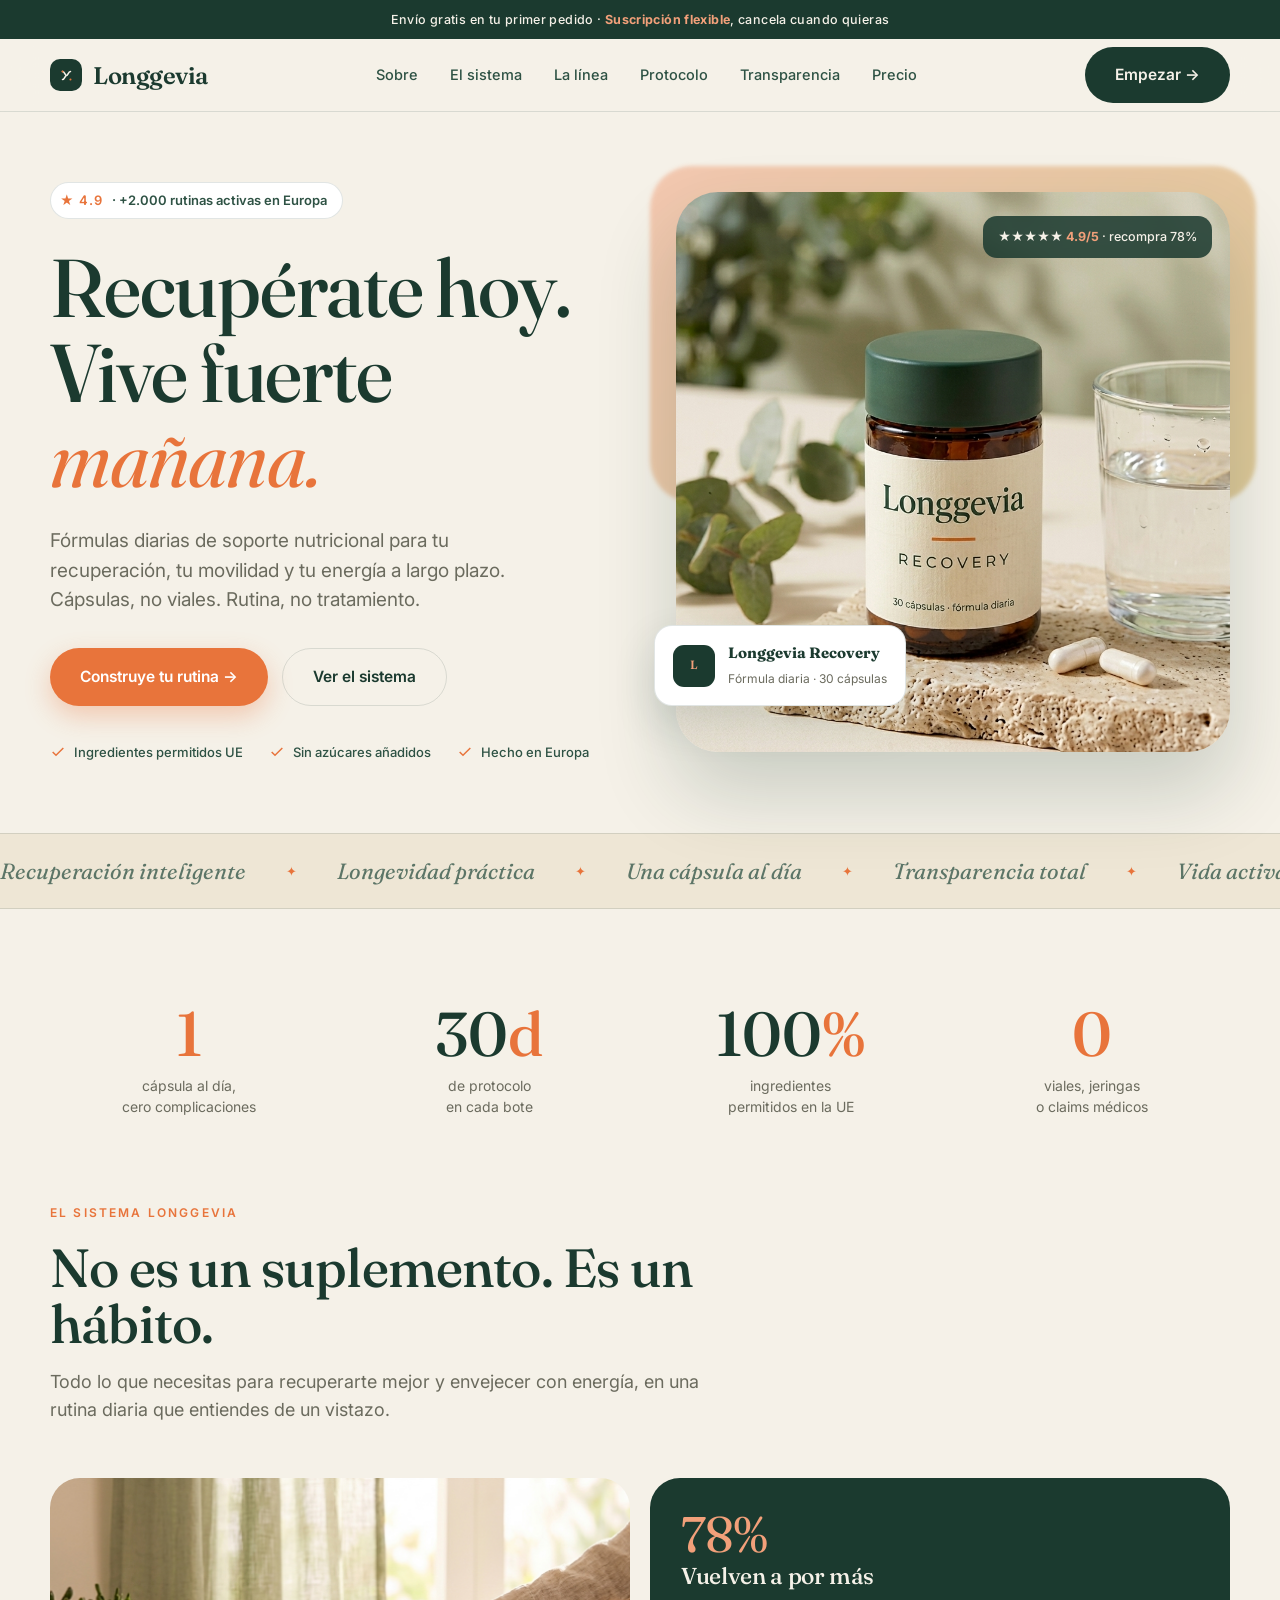
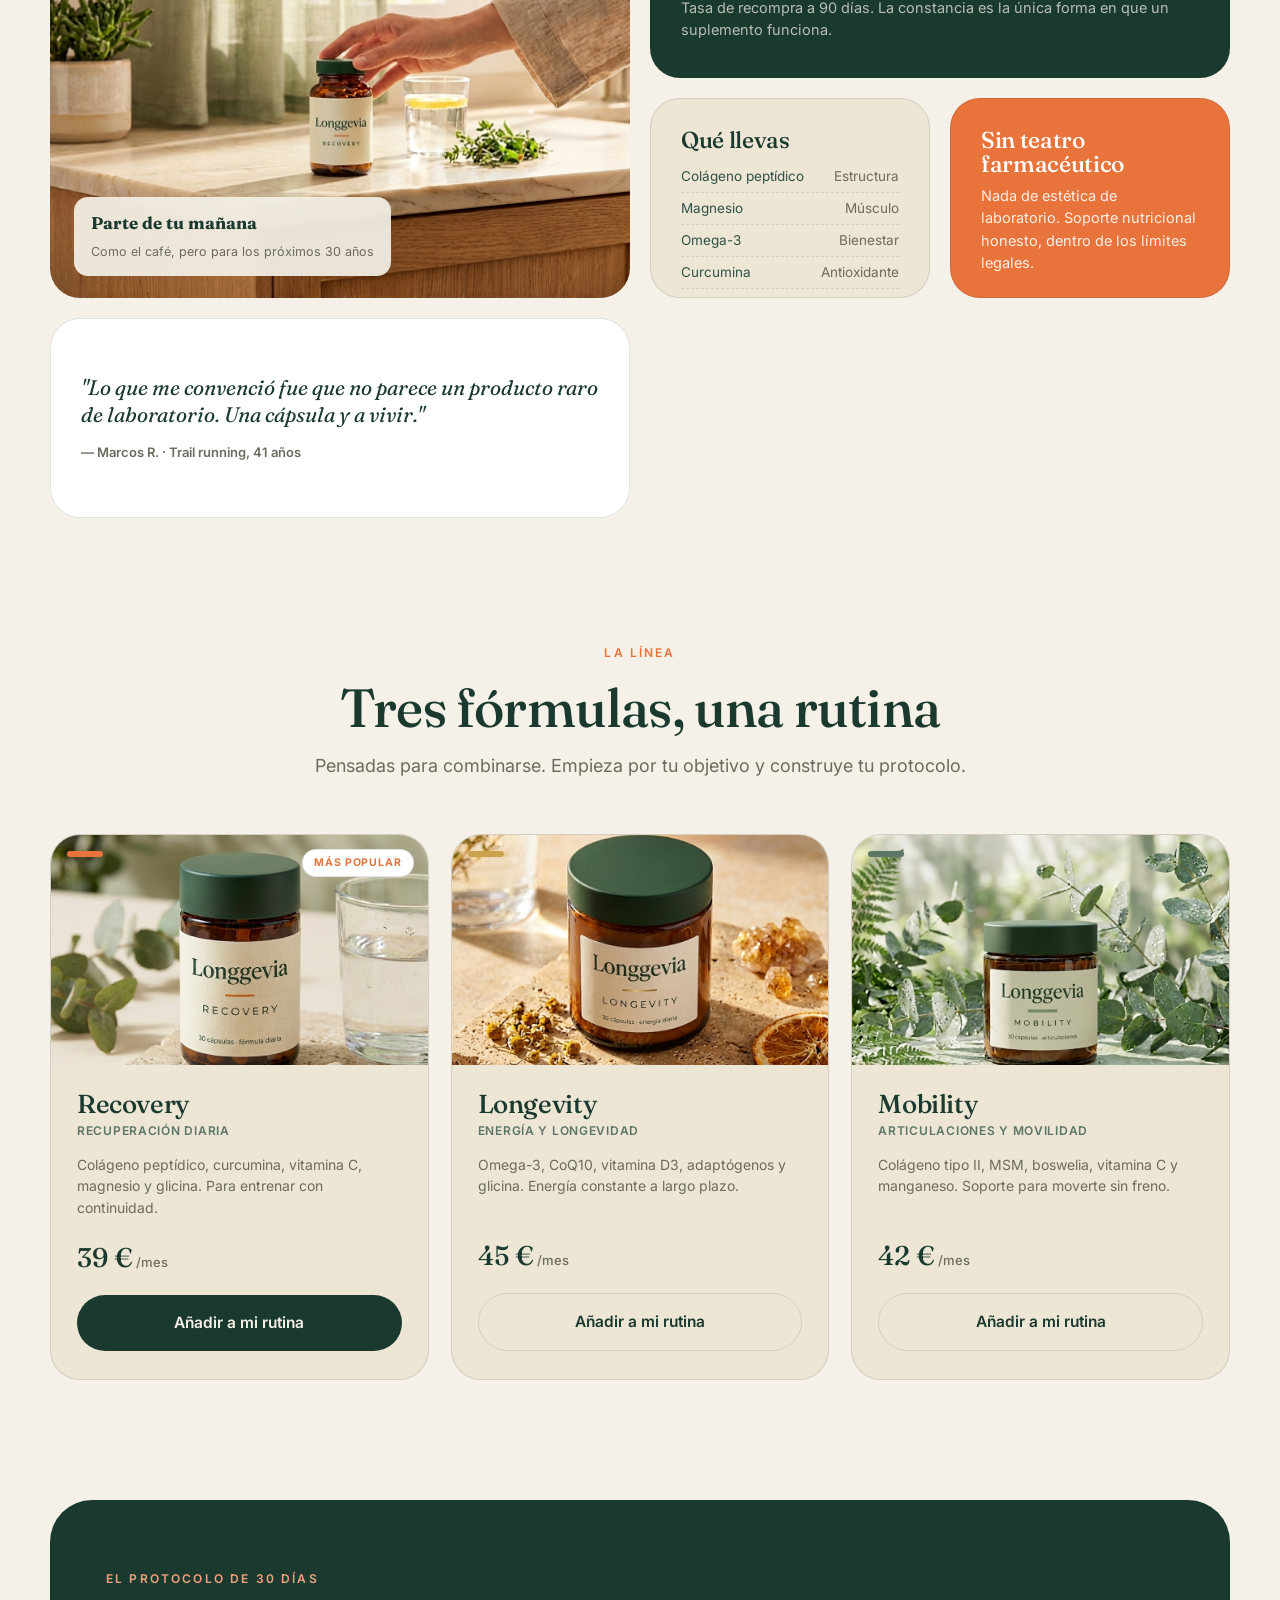
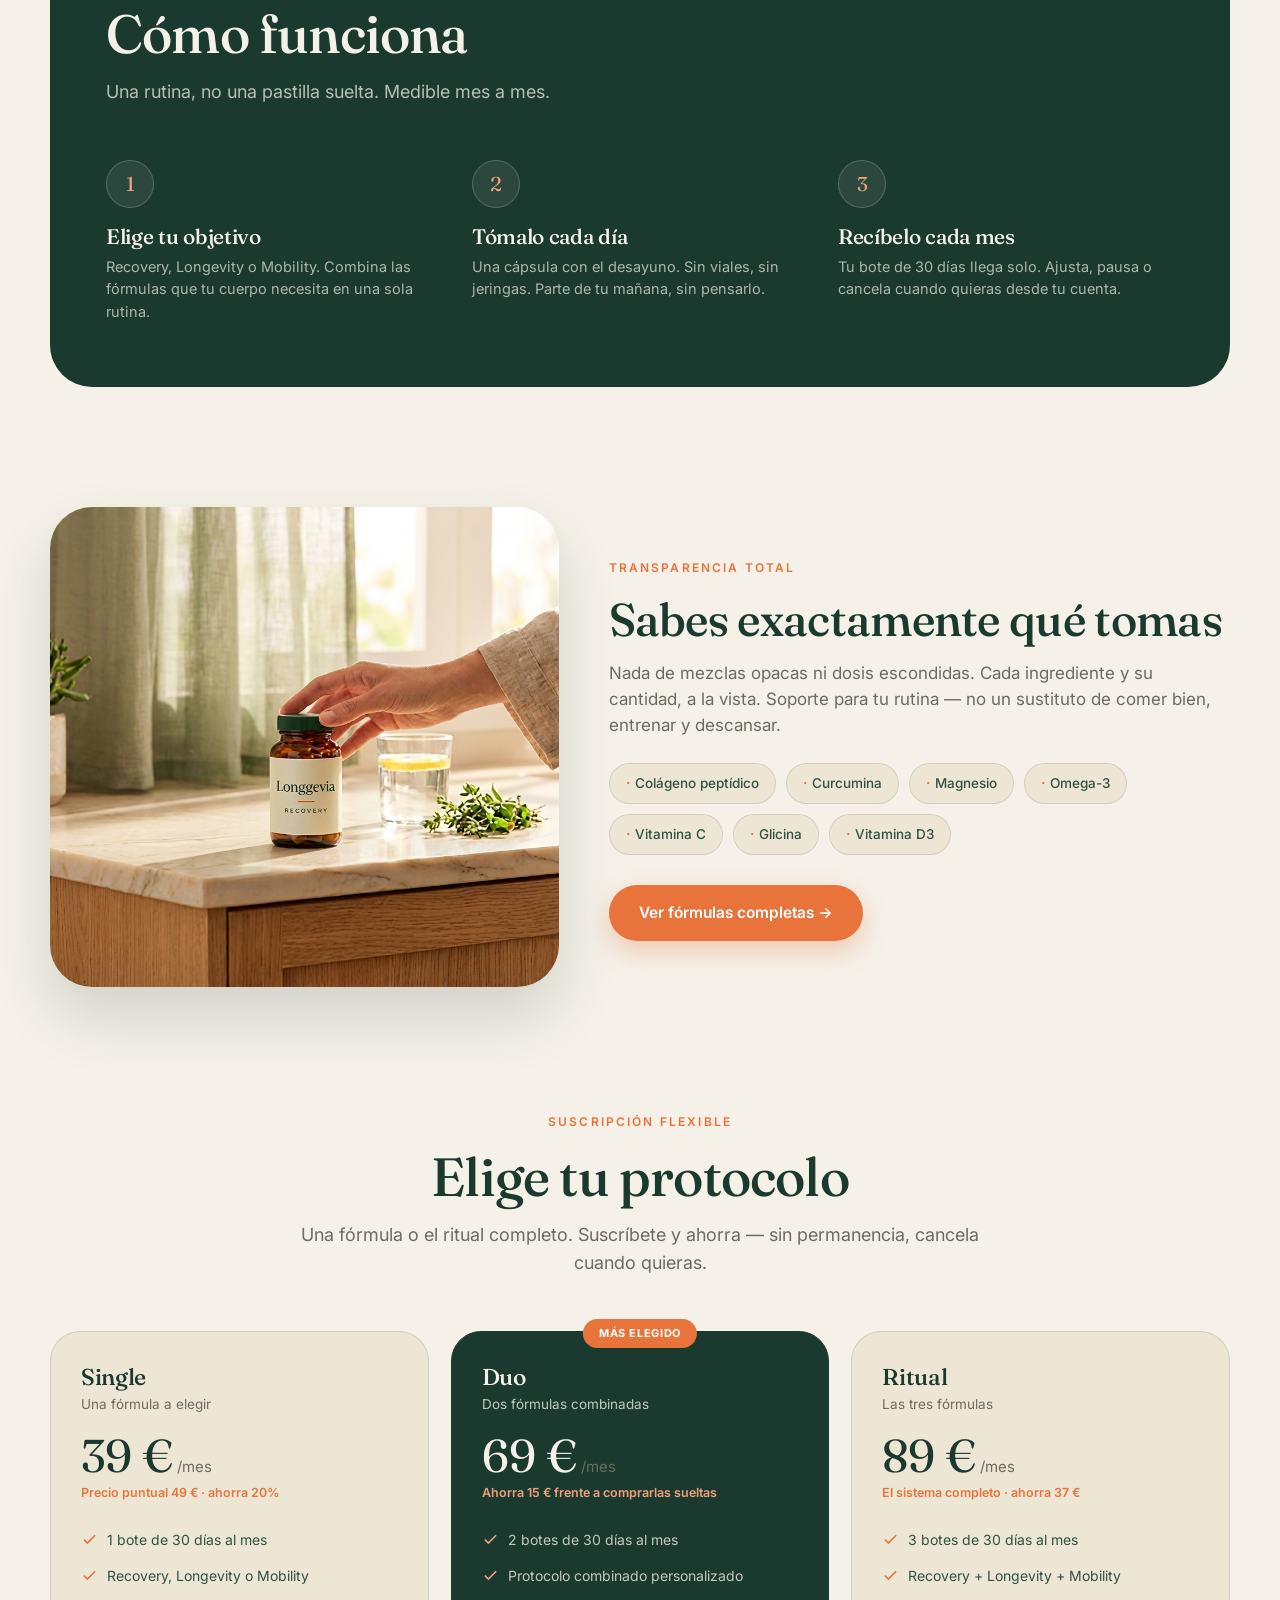
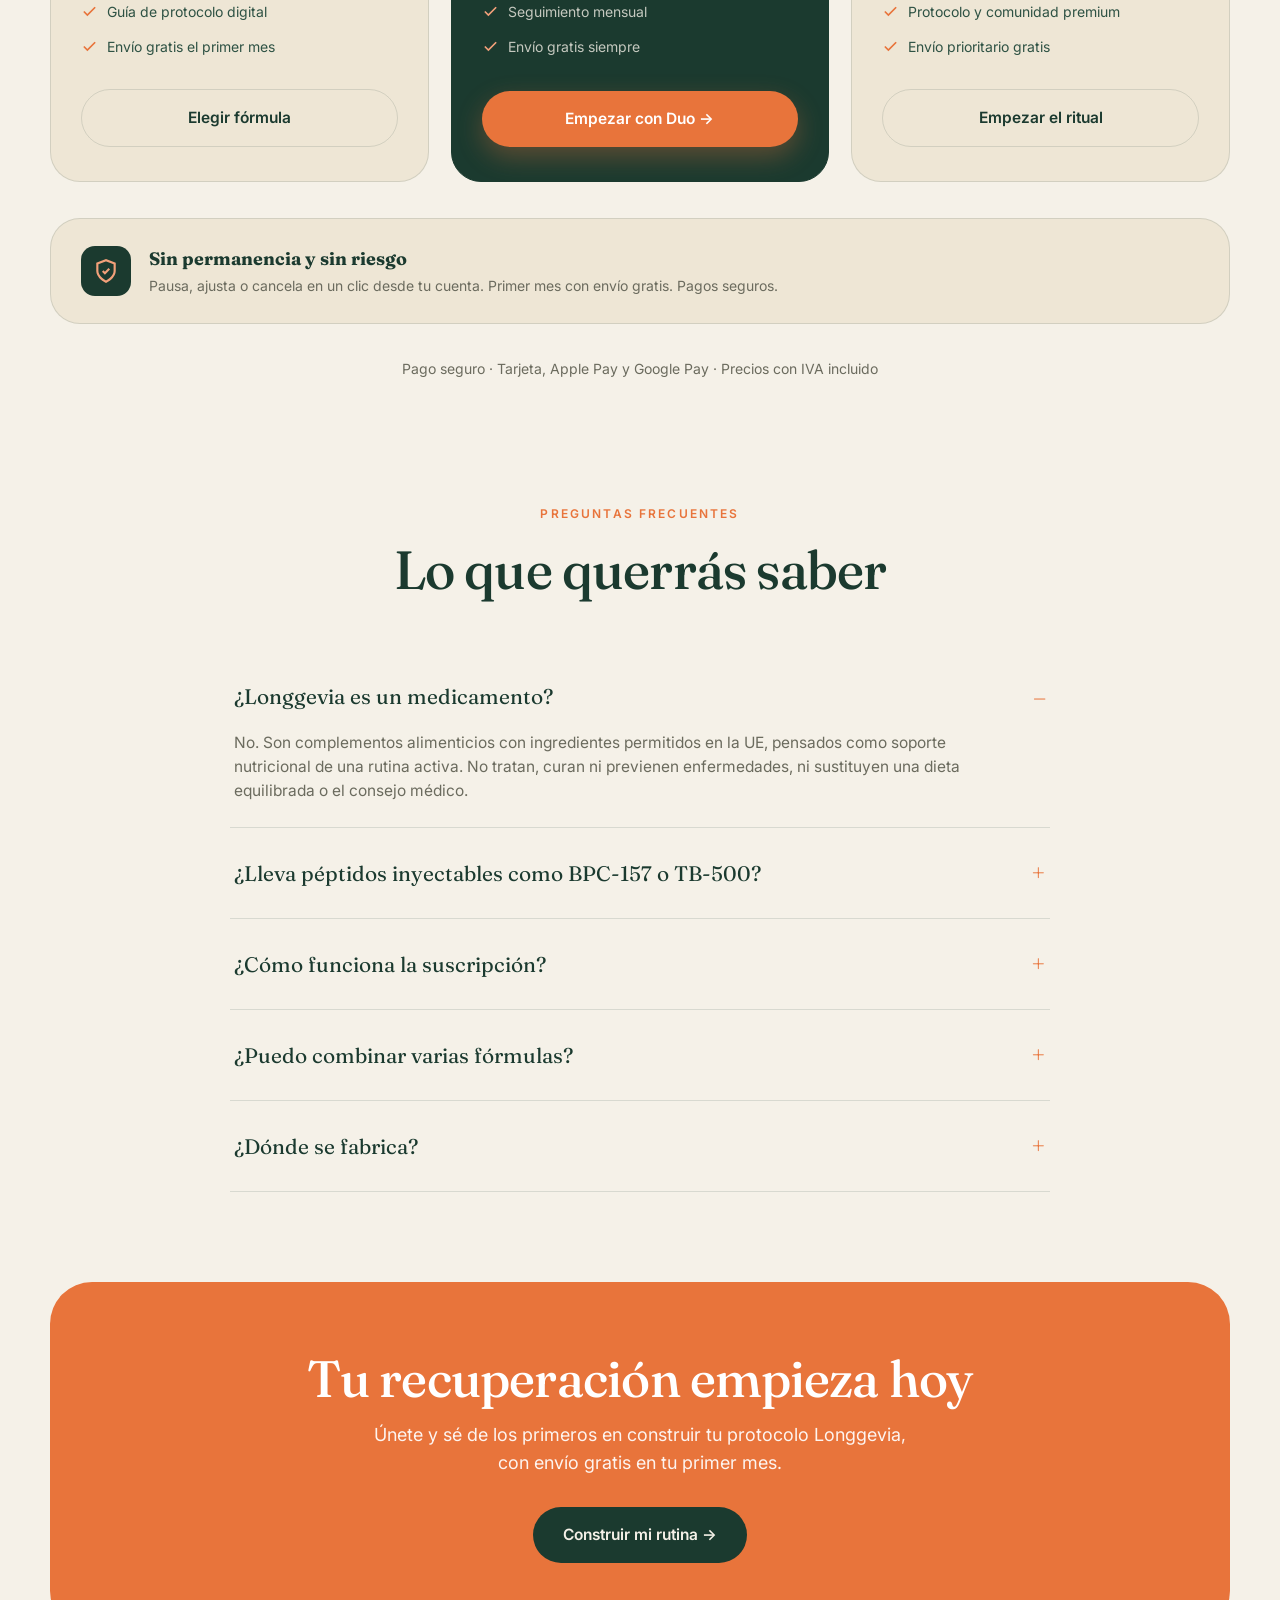
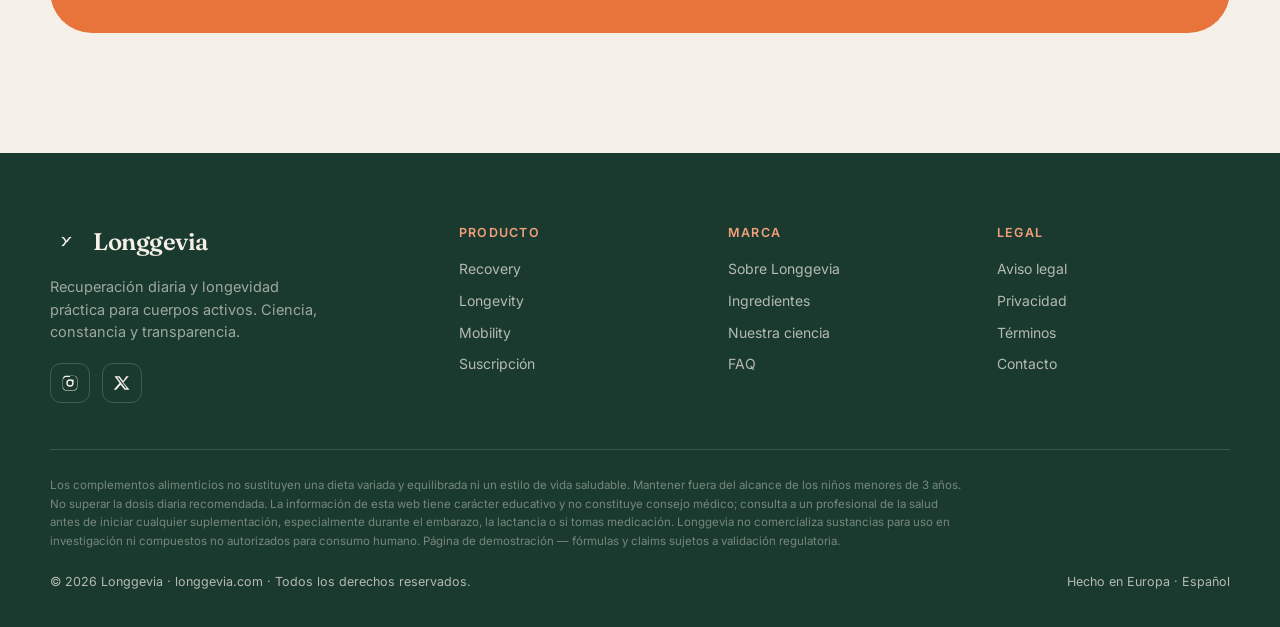
<file: index.html>
<!DOCTYPE html>
<html lang="es">
<head>
<meta charset="UTF-8">
<meta name="viewport" content="width=device-width, initial-scale=1.0">
<title>Longgevia · Recuperación diaria y longevidad</title>
<meta name="description" content="Longgevia — fórmulas diarias de recuperación, movilidad y longevidad. Soporte nutricional para una vida activa, durante muchos años.">
<link rel="preconnect" href="https://fonts.googleapis.com">
<link rel="preconnect" href="https://fonts.gstatic.com" crossorigin>
<link href="https://fonts.googleapis.com/css2?family=Fraunces:opsz,wght@9..144,300;9..144,400;9..144,500;9..144,600;9..144,700&family=Inter:wght@400;500;600;700&display=swap" rel="stylesheet">
<link rel="stylesheet" href="styles.css">
<link rel="icon" type="image/svg+xml" href="favicon.svg">
<link rel="icon" type="image/png" sizes="32x32" href="favicon-32.png">
<link rel="icon" type="image/png" sizes="16x16" href="favicon-16.png">
<link rel="apple-touch-icon" href="apple-touch-icon.png">
</head>
<body>

<div class="announce">Envío gratis en tu primer pedido · <b>Suscripción flexible</b>, cancela cuando quieras</div>

<nav>
  <div class="wrap nav-in">
    <a class="logo" href="index.html">
      <span class="mark"><svg viewBox="0 0 24 24" fill="none" stroke="#F5F1E8" stroke-width="2" stroke-linecap="round"><path d="M7 7c3 0 3 5 5 5s2-5 5-5"/><path d="M7 17c3 0 3-5 5-5"/><circle cx="7" cy="7" r="1.3" fill="#E8743B" stroke="none"/><circle cx="17" cy="17" r="1.3" fill="#E8743B" stroke="none"/></svg></span>
      Longgevia
    </a>
    <div class="nav-links">
      <a href="sobre.html">Sobre</a>
      <a href="#sistema">El sistema</a>
      <a href="#linea">La línea</a>
      <a href="#protocolo">Protocolo</a>
      <a href="#ciencia">Transparencia</a>
      <a href="#precio">Precio</a>
    </div>
    <a href="#precio" class="btn btn-primary">Empezar →</a>
  </div>
</nav>

<!-- HERO -->
<header class="hero">
  <div class="wrap hero-grid">
    <div class="reveal">
      <span class="pill"><span class="st">★ 4.9</span> · +2.000 rutinas activas en Europa</span>
      <h1>Recupérate hoy.<br>Vive fuerte <em>mañana.</em></h1>
      <p class="sub">Fórmulas diarias de soporte nutricional para tu recuperación, tu movilidad y tu energía a largo plazo. Cápsulas, no viales. Rutina, no tratamiento.</p>
      <div class="hero-cta">
        <a href="#precio" class="btn btn-accent">Construye tu rutina →</a>
        <a href="#sistema" class="btn btn-ghost">Ver el sistema</a>
      </div>
      <div class="hero-mini">
        <div><svg viewBox="0 0 24 24" fill="none" stroke="currentColor" stroke-width="2.2"><path d="M20 6 9 17l-5-5"/></svg> Ingredientes permitidos UE</div>
        <div><svg viewBox="0 0 24 24" fill="none" stroke="currentColor" stroke-width="2.2"><path d="M20 6 9 17l-5-5"/></svg> Sin azúcares añadidos</div>
        <div><svg viewBox="0 0 24 24" fill="none" stroke="currentColor" stroke-width="2.2"><path d="M20 6 9 17l-5-5"/></svg> Hecho en Europa</div>
      </div>
    </div>
    <div class="hero-media reveal">
      <div class="arch"></div>
      <div class="frame"><img src="assets/lab_recovery.png" alt="Longgevia Recovery — bote ámbar premium"></div>
      <div class="rate-tag">★★★★★ <b>4.9/5</b> · recompra 78%</div>
      <div class="prod-tag">
        <span class="sw">L</span>
        <div><b>Longgevia Recovery</b><span>Fórmula diaria · 30 cápsulas</span></div>
      </div>
    </div>
  </div>
</header>

<!-- MARQUEE -->
<div class="marq">
  <div class="marq-track">
    <span>Recuperación inteligente</span><span>Longevidad práctica</span><span>Una cápsula al día</span><span>Transparencia total</span><span>Vida activa</span><span>Hecho en Europa</span>
    <span>Recuperación inteligente</span><span>Longevidad práctica</span><span>Una cápsula al día</span><span>Transparencia total</span><span>Vida activa</span><span>Hecho en Europa</span>
  </div>
</div>

<!-- STATS -->
<section class="stats">
  <div class="wrap stat-grid">
    <div class="stat reveal"><div class="n"><em>1</em></div><p>cápsula al día,<br>cero complicaciones</p></div>
    <div class="stat reveal"><div class="n">30<em>d</em></div><p>de protocolo<br>en cada bote</p></div>
    <div class="stat reveal"><div class="n">100<em>%</em></div><p>ingredientes<br>permitidos en la UE</p></div>
    <div class="stat reveal"><div class="n"><em>0</em></div><p>viales, jeringas<br>o claims médicos</p></div>
  </div>
</section>

<!-- BENTO / SISTEMA -->
<section id="sistema" style="padding-top:30px">
  <div class="wrap">
    <div class="head reveal">
      <span class="eyebrow">El sistema Longgevia</span>
      <h2>No es un suplemento. Es un hábito.</h2>
      <p>Todo lo que necesitas para recuperarte mejor y envejecer con energía, en una rutina diaria que entiendes de un vistazo.</p>
    </div>
    <div class="bento">
      <div class="tile t-img reveal">
        <img src="assets/life_labeled.png" alt="Rutina diaria Longgevia en casa">
        <div class="cap"><b>Parte de tu mañana</b><span>Como el café, pero para los próximos 30 años</span></div>
      </div>
      <div class="tile t-green reveal">
        <div class="big">78%</div>
        <h3>Vuelven a por más</h3>
        <p>Tasa de recompra a 90 días. La constancia es la única forma en que un suplemento funciona.</p>
      </div>
      <div class="tile t-list reveal">
        <h3>Qué llevas</h3>
        <ul>
          <li>Colágeno peptídico <span>Estructura</span></li>
          <li>Magnesio <span>Músculo</span></li>
          <li>Omega-3 <span>Bienestar</span></li>
          <li>Curcumina <span>Antioxidante</span></li>
        </ul>
      </div>
      <div class="tile t-orange reveal">
        <h3>Sin teatro farmacéutico</h3>
        <p>Nada de estética de laboratorio. Soporte nutricional honesto, dentro de los límites legales.</p>
      </div>
      <div class="tile t-quote reveal">
        <p>"Lo que me convenció fue que no parece un producto raro de laboratorio. Una cápsula y a vivir."</p>
        <div class="who">— Marcos R. · Trail running, 41 años</div>
      </div>
    </div>
  </div>
</section>

<!-- LINE -->
<section id="linea" style="padding-top:30px">
  <div class="wrap">
    <div class="head ctr reveal">
      <span class="eyebrow">La línea</span>
      <h2>Tres fórmulas, una rutina</h2>
      <p>Pensadas para combinarse. Empieza por tu objetivo y construye tu protocolo.</p>
    </div>
    <div class="line">
      <div class="pcard reveal">
        <div class="ph"><img src="assets/lab_recovery.png" alt="Recovery"><span class="acc" style="background:var(--orange)"></span><span class="badge">Más popular</span></div>
        <div class="bd">
          <h3>Recovery</h3><div class="role">Recuperación diaria</div>
          <p class="ings">Colágeno peptídico, curcumina, vitamina C, magnesio y glicina. Para entrenar con continuidad.</p>
          <div class="pr"><b>39 €<small> /mes</small></b></div>
          <a href="https://buy.stripe.com/test_3cI28s07T2shdBacLF0co00" target="_blank" rel="noopener" class="btn btn-primary" style="justify-content:center">Añadir a mi rutina</a>
        </div>
      </div>
      <div class="pcard reveal">
        <div class="ph"><img src="assets/lab_longevity.png" alt="Longevity"><span class="acc" style="background:var(--gold)"></span></div>
        <div class="bd">
          <h3>Longevity</h3><div class="role">Energía y longevidad</div>
          <p class="ings">Omega-3, CoQ10, vitamina D3, adaptógenos y glicina. Energía constante a largo plazo.</p>
          <div class="pr"><b>45 €<small> /mes</small></b></div>
          <a href="https://buy.stripe.com/test_14A5kE2g14Ap2Ww5jd0co01" target="_blank" rel="noopener" class="btn btn-ghost" style="justify-content:center">Añadir a mi rutina</a>
        </div>
      </div>
      <div class="pcard reveal">
        <div class="ph"><img src="assets/lab_mobility.png" alt="Mobility"><span class="acc" style="background:var(--green-soft)"></span></div>
        <div class="bd">
          <h3>Mobility</h3><div class="role">Articulaciones y movilidad</div>
          <p class="ings">Colágeno tipo II, MSM, boswelia, vitamina C y manganeso. Soporte para moverte sin freno.</p>
          <div class="pr"><b>42 €<small> /mes</small></b></div>
          <a href="https://buy.stripe.com/test_14A7sMdYJ9UJ2WwbHB0co02" target="_blank" rel="noopener" class="btn btn-ghost" style="justify-content:center">Añadir a mi rutina</a>
        </div>
      </div>
    </div>
  </div>
</section>

<!-- PROTOCOL -->
<section id="protocolo" style="padding-top:30px">
  <div class="wrap">
    <div class="proto reveal">
      <div class="head">
        <span class="eyebrow">El protocolo de 30 días</span>
        <h2>Cómo funciona</h2>
        <p>Una rutina, no una pastilla suelta. Medible mes a mes.</p>
      </div>
      <div class="tl">
        <div class="tl-step"><div class="num">1</div><h3>Elige tu objetivo</h3><p>Recovery, Longevity o Mobility. Combina las fórmulas que tu cuerpo necesita en una sola rutina.</p></div>
        <div class="tl-step"><div class="num">2</div><h3>Tómalo cada día</h3><p>Una cápsula con el desayuno. Sin viales, sin jeringas. Parte de tu mañana, sin pensarlo.</p></div>
        <div class="tl-step"><div class="num">3</div><h3>Recíbelo cada mes</h3><p>Tu bote de 30 días llega solo. Ajusta, pausa o cancela cuando quieras desde tu cuenta.</p></div>
      </div>
    </div>
  </div>
</section>

<!-- SCIENCE / TRANSPARENCIA -->
<section id="ciencia" style="padding-top:30px">
  <div class="wrap split">
    <div class="pic reveal"><img src="assets/life_labeled.png" alt="Transparencia de ingredientes"></div>
    <div class="reveal">
      <span class="eyebrow">Transparencia total</span>
      <h2 style="font-size:clamp(30px,3.6vw,46px);margin:16px 0">Sabes exactamente qué tomas</h2>
      <p style="color:var(--muted);font-size:17px">Nada de mezclas opacas ni dosis escondidas. Cada ingrediente y su cantidad, a la vista. Soporte para tu rutina — no un sustituto de comer bien, entrenar y descansar.</p>
      <div class="chips">
        <span class="chip"><b>·</b> Colágeno peptídico</span>
        <span class="chip"><b>·</b> Curcumina</span>
        <span class="chip"><b>·</b> Magnesio</span>
        <span class="chip"><b>·</b> Omega-3</span>
        <span class="chip"><b>·</b> Vitamina C</span>
        <span class="chip"><b>·</b> Glicina</span>
        <span class="chip"><b>·</b> Vitamina D3</span>
      </div>
      <a href="#linea" class="btn btn-accent" style="margin-top:30px">Ver fórmulas completas →</a>
    </div>
  </div>
</section>

<!-- PRICING -->
<section id="precio" style="padding-top:30px">
  <div class="wrap">
    <div class="head ctr reveal">
      <span class="eyebrow">Suscripción flexible</span>
      <h2>Elige tu protocolo</h2>
      <p>Una fórmula o el ritual completo. Suscríbete y ahorra — sin permanencia, cancela cuando quieras.</p>
    </div>
    <div class="tiers reveal">
      <div class="tier">
        <h3>Single</h3>
        <p class="tier-sub">Una fórmula a elegir</p>
        <div class="amt">39 €<small> /mes</small></div>
        <p class="save">Precio puntual 49 € · ahorra 20%</p>
        <ul>
          <li><svg viewBox="0 0 24 24" fill="none" stroke="currentColor" stroke-width="2.4"><path d="M20 6 9 17l-5-5"/></svg> 1 bote de 30 días al mes</li>
          <li><svg viewBox="0 0 24 24" fill="none" stroke="currentColor" stroke-width="2.4"><path d="M20 6 9 17l-5-5"/></svg> Recovery, Longevity o Mobility</li>
          <li><svg viewBox="0 0 24 24" fill="none" stroke="currentColor" stroke-width="2.4"><path d="M20 6 9 17l-5-5"/></svg> Guía de protocolo digital</li>
          <li><svg viewBox="0 0 24 24" fill="none" stroke="currentColor" stroke-width="2.4"><path d="M20 6 9 17l-5-5"/></svg> Envío gratis el primer mes</li>
        </ul>
        <a href="https://buy.stripe.com/test_3cI28s07T2shdBacLF0co00" target="_blank" rel="noopener" class="btn btn-ghost">Elegir fórmula</a>
      </div>
      <div class="tier feat">
        <span class="flag">Más elegido</span>
        <h3>Duo</h3>
        <p class="tier-sub">Dos fórmulas combinadas</p>
        <div class="amt">69 €<small> /mes</small></div>
        <p class="save">Ahorra 15 € frente a comprarlas sueltas</p>
        <ul>
          <li><svg viewBox="0 0 24 24" fill="none" stroke="currentColor" stroke-width="2.4"><path d="M20 6 9 17l-5-5"/></svg> 2 botes de 30 días al mes</li>
          <li><svg viewBox="0 0 24 24" fill="none" stroke="currentColor" stroke-width="2.4"><path d="M20 6 9 17l-5-5"/></svg> Protocolo combinado personalizado</li>
          <li><svg viewBox="0 0 24 24" fill="none" stroke="currentColor" stroke-width="2.4"><path d="M20 6 9 17l-5-5"/></svg> Seguimiento mensual</li>
          <li><svg viewBox="0 0 24 24" fill="none" stroke="currentColor" stroke-width="2.4"><path d="M20 6 9 17l-5-5"/></svg> Envío gratis siempre</li>
        </ul>
        <a href="https://buy.stripe.com/test_dRm4gA9It3wl8gQ9zt0co03" target="_blank" rel="noopener" class="btn btn-accent">Empezar con Duo →</a>
      </div>
      <div class="tier">
        <h3>Ritual</h3>
        <p class="tier-sub">Las tres fórmulas</p>
        <div class="amt">89 €<small> /mes</small></div>
        <p class="save">El sistema completo · ahorra 37 €</p>
        <ul>
          <li><svg viewBox="0 0 24 24" fill="none" stroke="currentColor" stroke-width="2.4"><path d="M20 6 9 17l-5-5"/></svg> 3 botes de 30 días al mes</li>
          <li><svg viewBox="0 0 24 24" fill="none" stroke="currentColor" stroke-width="2.4"><path d="M20 6 9 17l-5-5"/></svg> Recovery + Longevity + Mobility</li>
          <li><svg viewBox="0 0 24 24" fill="none" stroke="currentColor" stroke-width="2.4"><path d="M20 6 9 17l-5-5"/></svg> Protocolo y comunidad premium</li>
          <li><svg viewBox="0 0 24 24" fill="none" stroke="currentColor" stroke-width="2.4"><path d="M20 6 9 17l-5-5"/></svg> Envío prioritario gratis</li>
        </ul>
        <a href="https://buy.stripe.com/test_6oUaEY07T2sh8gQ12X0co04" target="_blank" rel="noopener" class="btn btn-ghost">Empezar el ritual</a>
      </div>
    </div>
    <div class="guarantee reveal">
      <div class="g-ic"><svg viewBox="0 0 24 24" fill="none" stroke="currentColor" stroke-width="2"><path d="M12 22s8-4 8-10V5l-8-3-8 3v7c0 6 8 10 8 10z"/><path d="M9 12l2 2 4-4"/></svg></div>
      <div>
        <b>Sin permanencia y sin riesgo</b>
        <p>Pausa, ajusta o cancela en un clic desde tu cuenta. Primer mes con envío gratis. Pagos seguros.</p>
      </div>
    </div>
    <p class="pay-note reveal">Pago seguro · Tarjeta, Apple Pay y Google Pay · Precios con IVA incluido</p>
  </div>
</section>

<!-- FAQ -->
<section id="faq" style="padding-top:30px">
  <div class="wrap">
    <div class="head ctr reveal">
      <span class="eyebrow">Preguntas frecuentes</span>
      <h2>Lo que querrás saber</h2>
    </div>
    <div class="faq reveal">
      <details open><summary>¿Longgevia es un medicamento?</summary><p>No. Son complementos alimenticios con ingredientes permitidos en la UE, pensados como soporte nutricional de una rutina activa. No tratan, curan ni previenen enfermedades, ni sustituyen una dieta equilibrada o el consejo médico.</p></details>
      <details><summary>¿Lleva péptidos inyectables como BPC-157 o TB-500?</summary><p>No. La inspiración es el mundo de la recuperación, pero las fórmulas se construyen con ingredientes legales y defendibles: colágeno peptídico, vitaminas, minerales, omega-3 y adaptógenos permitidos. Sin viales ni jeringas.</p></details>
      <details><summary>¿Cómo funciona la suscripción?</summary><p>Eliges fórmula o pack, recibes tu bote de 30 días cada mes y puedes pausar, ajustar la frecuencia o cancelar cuando quieras desde tu cuenta. Sin permanencia.</p></details>
      <details><summary>¿Puedo combinar varias fórmulas?</summary><p>Sí, están pensadas para combinarse. Muchos empiezan por Recovery y añaden Longevity o Mobility. Los packs de 2-3 fórmulas tienen precio reducido.</p></details>
      <details><summary>¿Dónde se fabrica?</summary><p>En instalaciones europeas que cumplen los estándares de fabricación de complementos alimenticios, con control de calidad y trazabilidad de ingredientes.</p></details>
    </div>
  </div>
</section>

<!-- CTA -->
<section style="padding-top:0">
  <div class="wrap">
    <div class="cta reveal">
      <h2>Tu recuperación empieza hoy</h2>
      <p>Únete y sé de los primeros en construir tu protocolo Longgevia, con envío gratis en tu primer mes.</p>
      <a href="#precio" class="btn">Construir mi rutina →</a>
    </div>
  </div>
</section>

<!-- FOOTER -->
<footer>
  <div class="wrap">
    <div class="fg">
      <div>
        <div class="logo"><span class="mark"><svg viewBox="0 0 24 24" fill="none" stroke="#F5F1E8" stroke-width="2" stroke-linecap="round"><path d="M7 7c3 0 3 5 5 5s2-5 5-5"/><path d="M7 17c3 0 3-5 5-5"/></svg></span> Longgevia</div>
        <p class="tag">Recuperación diaria y longevidad práctica para cuerpos activos. Ciencia, constancia y transparencia.</p>
        <div class="social">
          <a href="https://www.instagram.com/longgevia" target="_blank" rel="noopener" aria-label="Instagram"><svg viewBox="0 0 24 24"><path d="M12 2.2c3.2 0 3.6 0 4.9.1 1.2.1 1.8.3 2.2.4.6.2 1 .5 1.4.9.4.4.7.8.9 1.4.2.4.4 1 .4 2.2.1 1.3.1 1.7.1 4.9s0 3.6-.1 4.9c-.1 1.2-.3 1.8-.4 2.2-.2.6-.5 1-.9 1.4-.4.4-.8.7-1.4.9-.4.2-1 .4-2.2.4-1.3.1-1.7.1-4.9.1s-3.6 0-4.9-.1c-1.2-.1-1.8-.3-2.2-.4-.6-.2-1-.5-1.4-.9-.4-.4-.7-.8-.9-1.4-.2-.4-.4-1-.4-2.2C2.2 15.6 2.2 15.2 2.2 12s0-3.6.1-4.9c.1-1.2.3-1.8.4-2.2.2-.6.5-1 .9-1.4.4-.4.8-.7 1.4-.9.4-.2 1-.4 2.2-.4C8.4 2.2 8.8 2.2 12 2.2zm0 1.8c-3.1 0-3.5 0-4.7.1-1.1.1-1.7.2-2.1.4-.5.2-.9.4-1.3.8-.4.4-.6.8-.8 1.3-.2.4-.3 1-.4 2.1C2.6 8.5 2.6 8.9 2.6 12s0 3.5.1 4.7c.1 1.1.2 1.7.4 2.1.2.5.4.9.8 1.3.4.4.8.6 1.3.8.4.2 1 .3 2.1.4 1.2.1 1.6.1 4.7.1s3.5 0 4.7-.1c1.1-.1 1.7-.2 2.1-.4.5-.2.9-.4 1.3-.8.4-.4.6-.8.8-1.3.2-.4.3-1 .4-2.1.1-1.2.1-1.6.1-4.7s0-3.5-.1-4.7c-.1-1.1-.2-1.7-.4-2.1-.2-.5-.4-.9-.8-1.3-.4-.4-.8-.6-1.3-.8-.4-.2-1-.3-2.1-.4-1.2-.1-1.6-.1-4.7-.1zm0 3.1a4.9 4.9 0 1 1 0 9.8 4.9 4.9 0 0 1 0-9.8zm0 1.8a3.1 3.1 0 1 0 0 6.2 3.1 3.1 0 0 0 0-6.2zm5.1-.3a1.15 1.15 0 1 1-2.3 0 1.15 1.15 0 0 1 2.3 0z"/></svg></a>
          <a href="https://x.com/longgevia" target="_blank" rel="noopener" aria-label="X"><svg viewBox="0 0 24 24"><path d="M17.7 3h3.3l-7.2 8.3L22 21h-6.6l-5.2-6.8L4.3 21H1l7.7-8.9L2 3h6.8l4.7 6.2L17.7 3zm-1.2 16h1.8L7.6 4.8H5.7L16.5 19z"/></svg></a>
        </div>
      </div>
      <div><h4>Producto</h4><ul><li><a href="producto.html">Recovery</a></li><li><a href="producto.html">Longevity</a></li><li><a href="producto.html">Mobility</a></li><li><a href="#precio">Suscripción</a></li></ul></div>
      <div><h4>Marca</h4><ul><li><a href="sobre.html">Sobre Longgevia</a></li><li><a href="#ciencia">Ingredientes</a></li><li><a href="sobre.html#ciencia">Nuestra ciencia</a></li><li><a href="#faq">FAQ</a></li></ul></div>
      <div><h4>Legal</h4><ul><li><a href="aviso-legal.html">Aviso legal</a></li><li><a href="privacidad.html">Privacidad</a></li><li><a href="terminos.html">Términos</a></li><li><a href="contacto.html">Contacto</a></li></ul></div>
    </div>
    <p class="disc">Los complementos alimenticios no sustituyen una dieta variada y equilibrada ni un estilo de vida saludable. Mantener fuera del alcance de los niños menores de 3 años. No superar la dosis diaria recomendada. La información de esta web tiene carácter educativo y no constituye consejo médico; consulta a un profesional de la salud antes de iniciar cualquier suplementación, especialmente durante el embarazo, la lactancia o si tomas medicación. Longgevia no comercializa sustancias para uso en investigación ni compuestos no autorizados para consumo humano. Página de demostración — fórmulas y claims sujetos a validación regulatoria.</p>
    <div class="fb">
      <span>© 2026 Longgevia · longgevia.com · Todos los derechos reservados.</span>
      <span>Hecho en Europa · Español</span>
    </div>
  </div>
</footer>

<script>
  const io=new IntersectionObserver((es)=>{es.forEach(e=>{if(e.isIntersecting){e.target.classList.add('in');io.unobserve(e.target)}})},{threshold:.12});
  document.querySelectorAll('.reveal').forEach(el=>io.observe(el));
</script>
</body>
</html>
</file>
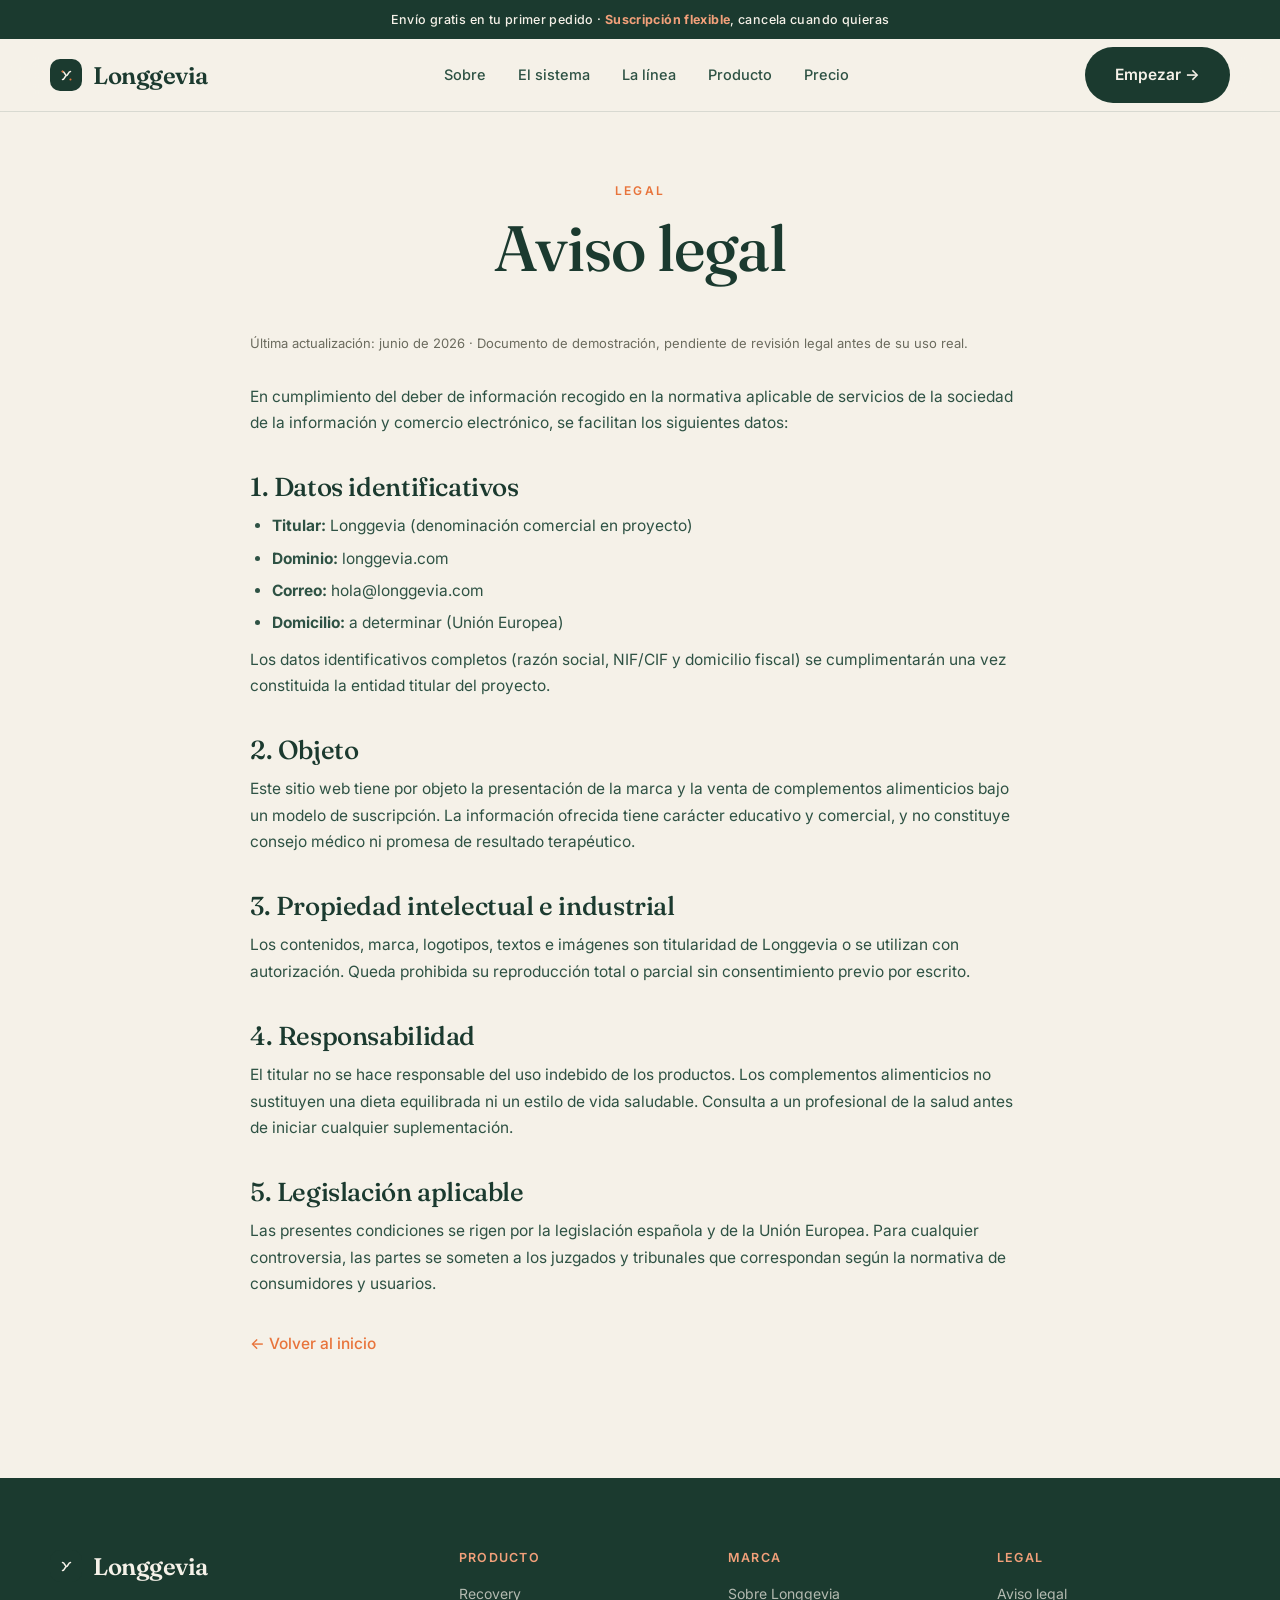
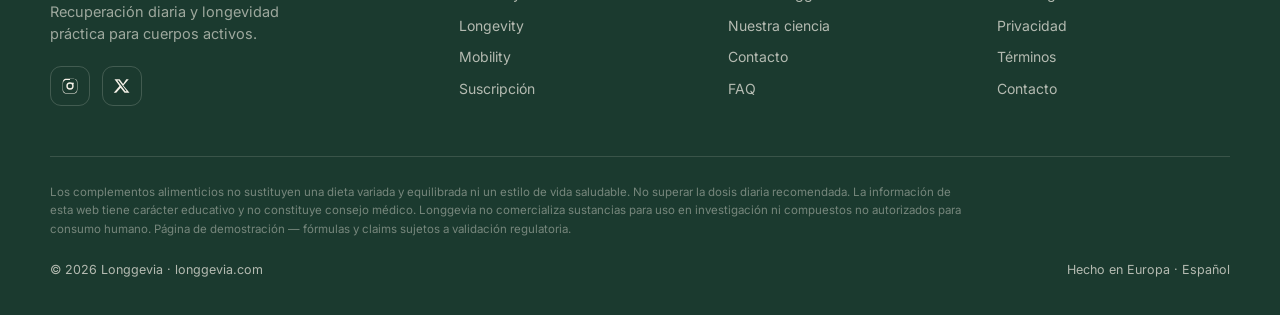
<file: aviso-legal.html>
<!DOCTYPE html>
<html lang="es">
<head>
<meta charset="UTF-8">
<meta name="viewport" content="width=device-width, initial-scale=1.0">
<title>Aviso legal · Longgevia</title>
<meta name="description" content="Aviso legal de Longgevia.">
<link rel="preconnect" href="https://fonts.googleapis.com">
<link rel="preconnect" href="https://fonts.gstatic.com" crossorigin>
<link href="https://fonts.googleapis.com/css2?family=Fraunces:opsz,wght@9..144,300;9..144,400;9..144,500;9..144,600;9..144,700&family=Inter:wght@400;500;600;700&display=swap" rel="stylesheet">
<link rel="stylesheet" href="styles.css">
<link rel="icon" type="image/svg+xml" href="favicon.svg">
<link rel="icon" type="image/png" sizes="32x32" href="favicon-32.png">
<link rel="icon" type="image/png" sizes="16x16" href="favicon-16.png">
<link rel="apple-touch-icon" href="apple-touch-icon.png">
</head>
<body>
<div class="announce">Envío gratis en tu primer pedido · <b>Suscripción flexible</b>, cancela cuando quieras</div>
<nav><div class="wrap nav-in">
  <a class="logo" href="index.html"><span class="mark"><svg viewBox="0 0 24 24" fill="none" stroke="#F5F1E8" stroke-width="2" stroke-linecap="round"><path d="M7 7c3 0 3 5 5 5s2-5 5-5"/><path d="M7 17c3 0 3-5 5-5"/><circle cx="7" cy="7" r="1.3" fill="#E8743B" stroke="none"/><circle cx="17" cy="17" r="1.3" fill="#E8743B" stroke="none"/></svg></span> Longgevia</a>
  <div class="nav-links">
    <a href="sobre.html">Sobre</a><a href="index.html#sistema">El sistema</a><a href="index.html#linea">La línea</a><a href="producto.html">Producto</a><a href="index.html#precio">Precio</a>
  </div>
  <a href="index.html#precio" class="btn btn-primary">Empezar →</a>
</div></nav>
<header class="page-hero"><div class="wrap"><span class="eyebrow">Legal</span><h1>Aviso legal</h1></div></header>
<section style="padding-top:20px"><div class="wrap"><div class="prose">
<p class="upd">Última actualización: junio de 2026 · Documento de demostración, pendiente de revisión legal antes de su uso real.</p>
<p>En cumplimiento del deber de información recogido en la normativa aplicable de servicios de la sociedad de la información y comercio electrónico, se facilitan los siguientes datos:</p>
<h2>1. Datos identificativos</h2>
<ul>
<li><b>Titular:</b> Longgevia (denominación comercial en proyecto)</li>
<li><b>Dominio:</b> longgevia.com</li>
<li><b>Correo:</b> hola@longgevia.com</li>
<li><b>Domicilio:</b> a determinar (Unión Europea)</li>
</ul>
<p>Los datos identificativos completos (razón social, NIF/CIF y domicilio fiscal) se cumplimentarán una vez constituida la entidad titular del proyecto.</p>
<h2>2. Objeto</h2>
<p>Este sitio web tiene por objeto la presentación de la marca y la venta de complementos alimenticios bajo un modelo de suscripción. La información ofrecida tiene carácter educativo y comercial, y no constituye consejo médico ni promesa de resultado terapéutico.</p>
<h2>3. Propiedad intelectual e industrial</h2>
<p>Los contenidos, marca, logotipos, textos e imágenes son titularidad de Longgevia o se utilizan con autorización. Queda prohibida su reproducción total o parcial sin consentimiento previo por escrito.</p>
<h2>4. Responsabilidad</h2>
<p>El titular no se hace responsable del uso indebido de los productos. Los complementos alimenticios no sustituyen una dieta equilibrada ni un estilo de vida saludable. Consulta a un profesional de la salud antes de iniciar cualquier suplementación.</p>
<h2>5. Legislación aplicable</h2>
<p>Las presentes condiciones se rigen por la legislación española y de la Unión Europea. Para cualquier controversia, las partes se someten a los juzgados y tribunales que correspondan según la normativa de consumidores y usuarios.</p>
<p style="margin-top:34px"><a href="index.html">← Volver al inicio</a></p>
</div></div></section>
<footer><div class="wrap">
  <div class="fg">
    <div><div class="logo"><span class="mark"><svg viewBox="0 0 24 24" fill="none" stroke="#F5F1E8" stroke-width="2" stroke-linecap="round"><path d="M7 7c3 0 3 5 5 5s2-5 5-5"/><path d="M7 17c3 0 3-5 5-5"/></svg></span> Longgevia</div><p class="tag">Recuperación diaria y longevidad práctica para cuerpos activos.</p>
        <div class="social">
          <a href="https://www.instagram.com/longgevia" target="_blank" rel="noopener" aria-label="Instagram"><svg viewBox="0 0 24 24"><path d="M12 2.2c3.2 0 3.6 0 4.9.1 1.2.1 1.8.3 2.2.4.6.2 1 .5 1.4.9.4.4.7.8.9 1.4.2.4.4 1 .4 2.2.1 1.3.1 1.7.1 4.9s0 3.6-.1 4.9c-.1 1.2-.3 1.8-.4 2.2-.2.6-.5 1-.9 1.4-.4.4-.8.7-1.4.9-.4.2-1 .4-2.2.4-1.3.1-1.7.1-4.9.1s-3.6 0-4.9-.1c-1.2-.1-1.8-.3-2.2-.4-.6-.2-1-.5-1.4-.9-.4-.4-.7-.8-.9-1.4-.2-.4-.4-1-.4-2.2C2.2 15.6 2.2 15.2 2.2 12s0-3.6.1-4.9c.1-1.2.3-1.8.4-2.2.2-.6.5-1 .9-1.4.4-.4.8-.7 1.4-.9.4-.2 1-.4 2.2-.4C8.4 2.2 8.8 2.2 12 2.2zm0 1.8c-3.1 0-3.5 0-4.7.1-1.1.1-1.7.2-2.1.4-.5.2-.9.4-1.3.8-.4.4-.6.8-.8 1.3-.2.4-.3 1-.4 2.1C2.6 8.5 2.6 8.9 2.6 12s0 3.5.1 4.7c.1 1.1.2 1.7.4 2.1.2.5.4.9.8 1.3.4.4.8.6 1.3.8.4.2 1 .3 2.1.4 1.2.1 1.6.1 4.7.1s3.5 0 4.7-.1c1.1-.1 1.7-.2 2.1-.4.5-.2.9-.4 1.3-.8.4-.4.6-.8.8-1.3.2-.4.3-1 .4-2.1.1-1.2.1-1.6.1-4.7s0-3.5-.1-4.7c-.1-1.1-.2-1.7-.4-2.1-.2-.5-.4-.9-.8-1.3-.4-.4-.8-.6-1.3-.8-.4-.2-1-.3-2.1-.4-1.2-.1-1.6-.1-4.7-.1zm0 3.1a4.9 4.9 0 1 1 0 9.8 4.9 4.9 0 0 1 0-9.8zm0 1.8a3.1 3.1 0 1 0 0 6.2 3.1 3.1 0 0 0 0-6.2zm5.1-.3a1.15 1.15 0 1 1-2.3 0 1.15 1.15 0 0 1 2.3 0z"/></svg></a>
          <a href="https://x.com/longgevia" target="_blank" rel="noopener" aria-label="X"><svg viewBox="0 0 24 24"><path d="M17.7 3h3.3l-7.2 8.3L22 21h-6.6l-5.2-6.8L4.3 21H1l7.7-8.9L2 3h6.8l4.7 6.2L17.7 3zm-1.2 16h1.8L7.6 4.8H5.7L16.5 19z"/></svg></a>
        </div></div>
    <div><h4>Producto</h4><ul><li><a href="producto.html">Recovery</a></li><li><a href="producto.html">Longevity</a></li><li><a href="producto.html">Mobility</a></li><li><a href="index.html#precio">Suscripción</a></li></ul></div>
    <div><h4>Marca</h4><ul><li><a href="sobre.html">Sobre Longgevia</a></li><li><a href="sobre.html#ciencia">Nuestra ciencia</a></li><li><a href="contacto.html">Contacto</a></li><li><a href="index.html#faq">FAQ</a></li></ul></div>
    <div><h4>Legal</h4><ul><li><a href="aviso-legal.html">Aviso legal</a></li><li><a href="privacidad.html">Privacidad</a></li><li><a href="terminos.html">Términos</a></li><li><a href="contacto.html">Contacto</a></li></ul></div>
  </div>
  <p class="disc">Los complementos alimenticios no sustituyen una dieta variada y equilibrada ni un estilo de vida saludable. No superar la dosis diaria recomendada. La información de esta web tiene carácter educativo y no constituye consejo médico. Longgevia no comercializa sustancias para uso en investigación ni compuestos no autorizados para consumo humano. Página de demostración — fórmulas y claims sujetos a validación regulatoria.</p>
  <div class="fb"><span>© 2026 Longgevia · longgevia.com</span><span>Hecho en Europa · Español</span></div>
</div></footer>
</body>
</html>
</file>
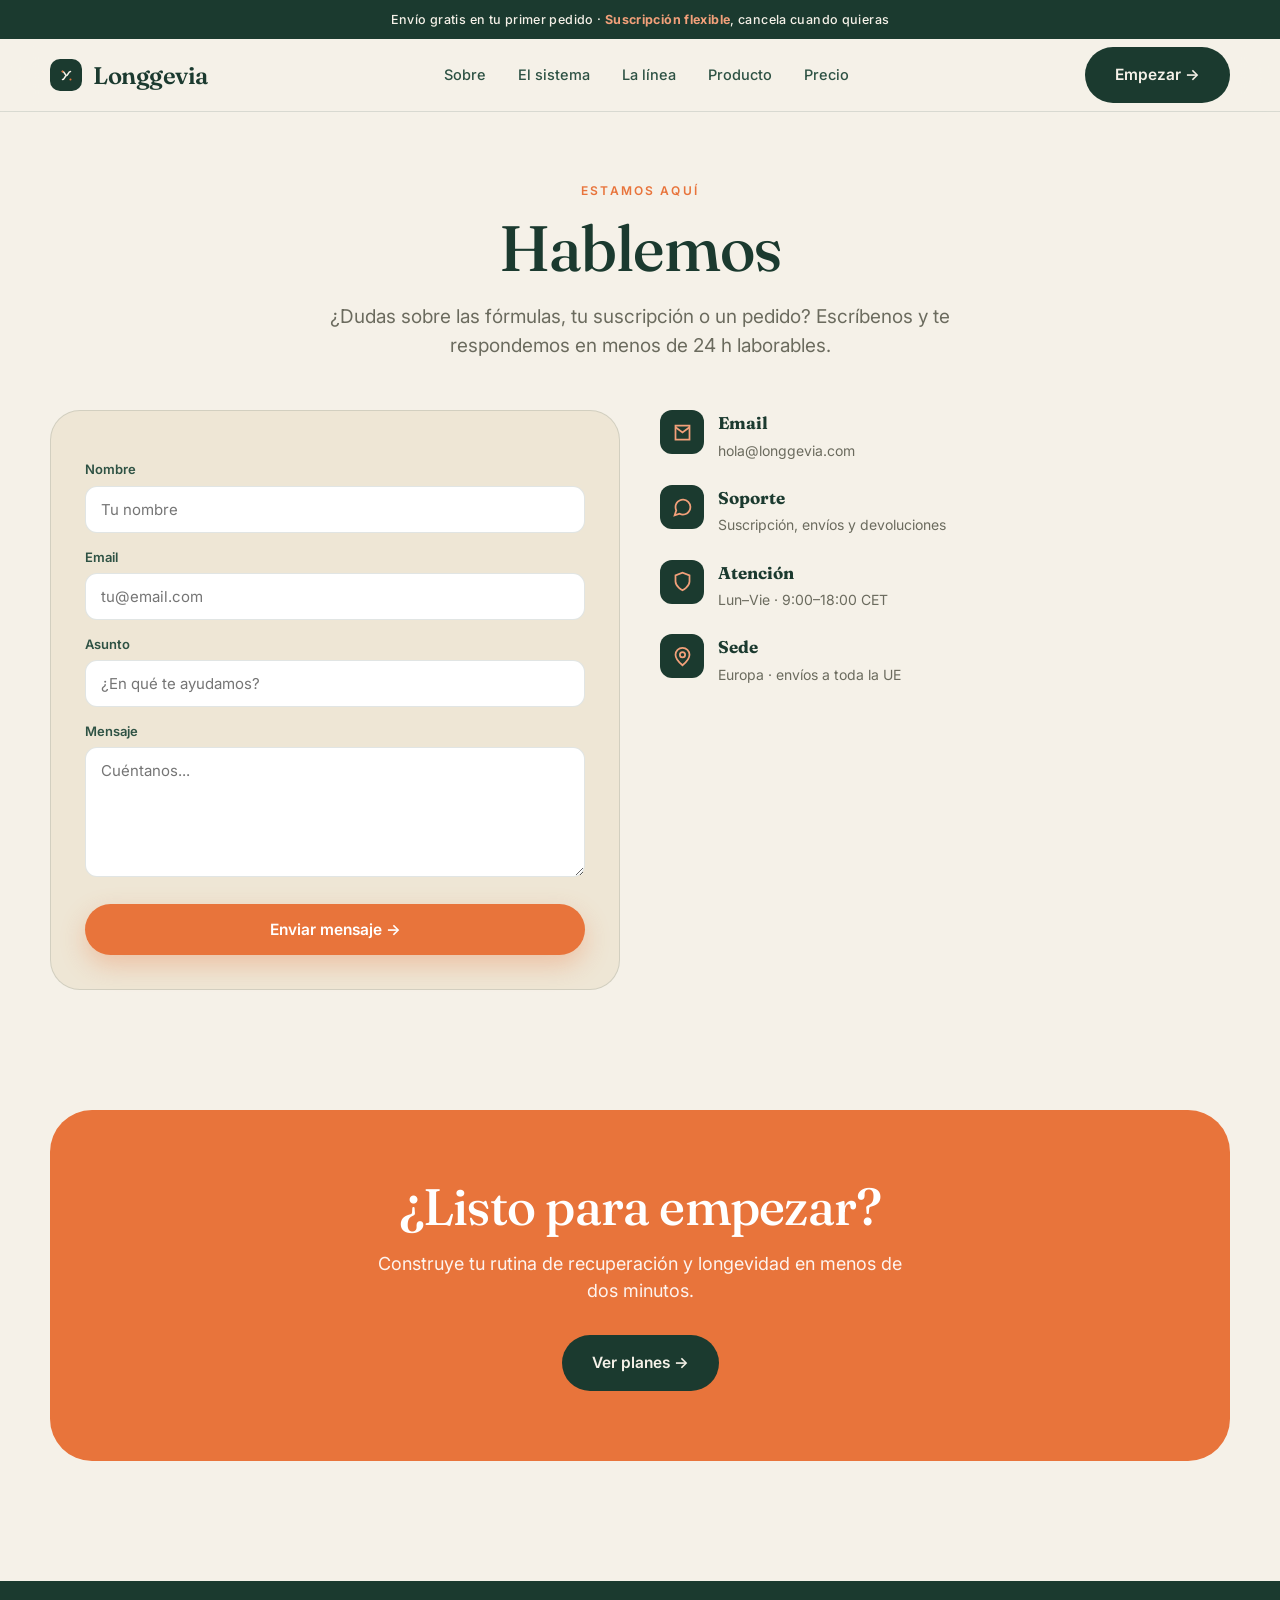
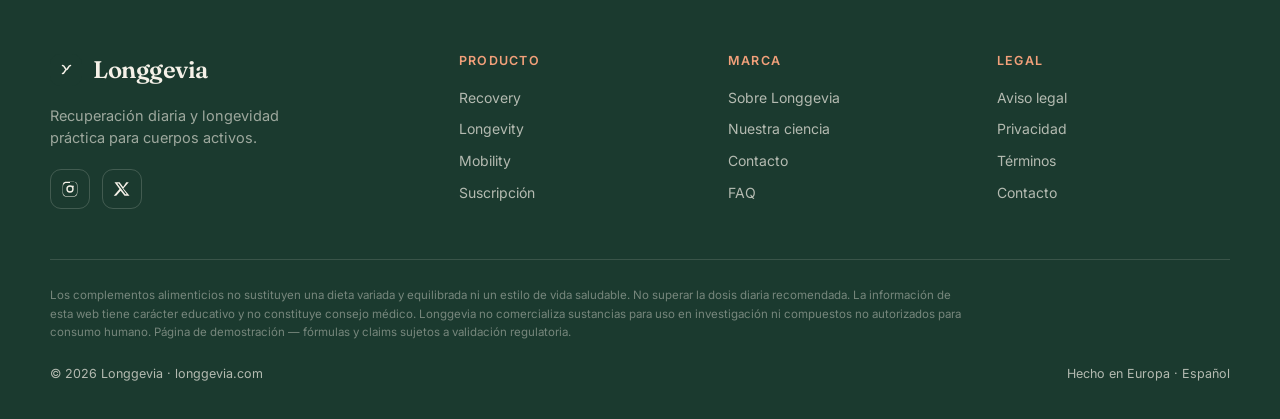
<file: contacto.html>
<!DOCTYPE html>
<html lang="es">
<head>
<meta charset="UTF-8">
<meta name="viewport" content="width=device-width, initial-scale=1.0">
<title>Contacto · Longgevia</title>
<meta name="description" content="Habla con el equipo de Longgevia. Dudas sobre fórmulas, suscripción o pedidos.">
<link rel="preconnect" href="https://fonts.googleapis.com">
<link rel="preconnect" href="https://fonts.gstatic.com" crossorigin>
<link href="https://fonts.googleapis.com/css2?family=Fraunces:opsz,wght@9..144,300;9..144,400;9..144,500;9..144,600;9..144,700&family=Inter:wght@400;500;600;700&display=swap" rel="stylesheet">
<link rel="stylesheet" href="styles.css">
<link rel="icon" type="image/svg+xml" href="favicon.svg">
<link rel="icon" type="image/png" sizes="32x32" href="favicon-32.png">
<link rel="icon" type="image/png" sizes="16x16" href="favicon-16.png">
<link rel="apple-touch-icon" href="apple-touch-icon.png">
</head>
<body>
<div class="announce">Envío gratis en tu primer pedido · <b>Suscripción flexible</b>, cancela cuando quieras</div>
<nav><div class="wrap nav-in">
  <a class="logo" href="index.html"><span class="mark"><svg viewBox="0 0 24 24" fill="none" stroke="#F5F1E8" stroke-width="2" stroke-linecap="round"><path d="M7 7c3 0 3 5 5 5s2-5 5-5"/><path d="M7 17c3 0 3-5 5-5"/><circle cx="7" cy="7" r="1.3" fill="#E8743B" stroke="none"/><circle cx="17" cy="17" r="1.3" fill="#E8743B" stroke="none"/></svg></span> Longgevia</a>
  <div class="nav-links">
    <a href="sobre.html">Sobre</a><a href="index.html#sistema">El sistema</a><a href="index.html#linea">La línea</a><a href="producto.html">Producto</a><a href="index.html#precio">Precio</a>
  </div>
  <a href="index.html#precio" class="btn btn-primary">Empezar →</a>
</div></nav>

<header class="page-hero"><div class="wrap">
  <span class="eyebrow">Estamos aquí</span>
  <h1>Hablemos</h1>
  <p>¿Dudas sobre las fórmulas, tu suscripción o un pedido? Escríbenos y te respondemos en menos de 24 h laborables.</p>
</div></header>

<section style="padding-top:20px"><div class="wrap contact">
  <form class="form" onsubmit="event.preventDefault();this.querySelector('.ok').style.display='block';this.reset();">
    <label>Nombre</label><input type="text" placeholder="Tu nombre" required>
    <label>Email</label><input type="email" placeholder="tu@email.com" required>
    <label>Asunto</label><input type="text" placeholder="¿En qué te ayudamos?">
    <label>Mensaje</label><textarea placeholder="Cuéntanos..." required></textarea>
    <button class="btn btn-accent" type="submit">Enviar mensaje →</button>
    <p class="ok" style="display:none;color:var(--green);font-size:14px;margin-top:14px;font-weight:600">✓ Gracias, hemos recibido tu mensaje (demo).</p>
  </form>
  <div class="ctc-side">
    <div class="ci"><div class="ic"><svg viewBox="0 0 24 24" fill="none" stroke="currentColor" stroke-width="2"><path d="M4 4h16v16H4z"/><path d="m4 6 8 6 8-6"/></svg></div><div><b>Email</b><span>hola@longgevia.com</span></div></div>
    <div class="ci"><div class="ic"><svg viewBox="0 0 24 24" fill="none" stroke="currentColor" stroke-width="2"><path d="M21 11.5a8.38 8.38 0 0 1-.9 3.8 8.5 8.5 0 0 1-7.6 4.7 8.38 8.38 0 0 1-3.8-.9L3 21l1.9-5.7a8.38 8.38 0 0 1-.9-3.8 8.5 8.5 0 0 1 4.7-7.6 8.38 8.38 0 0 1 3.8-.9h.5a8.48 8.48 0 0 1 8 8v.5z"/></svg></div><div><b>Soporte</b><span>Suscripción, envíos y devoluciones</span></div></div>
    <div class="ci"><div class="ic"><svg viewBox="0 0 24 24" fill="none" stroke="currentColor" stroke-width="2"><path d="M12 22s8-4 8-10V5l-8-3-8 3v7c0 6 8 10 8 10z"/></svg></div><div><b>Atención</b><span>Lun–Vie · 9:00–18:00 CET</span></div></div>
    <div class="ci"><div class="ic"><svg viewBox="0 0 24 24" fill="none" stroke="currentColor" stroke-width="2"><circle cx="12" cy="10" r="3"/><path d="M12 2a8 8 0 0 0-8 8c0 5.4 8 12 8 12s8-6.6 8-12a8 8 0 0 0-8-8z"/></svg></div><div><b>Sede</b><span>Europa · envíos a toda la UE</span></div></div>
  </div>
</div></section>

<section style="padding-top:30px"><div class="wrap">
  <div class="cta"><h2>¿Listo para empezar?</h2><p>Construye tu rutina de recuperación y longevidad en menos de dos minutos.</p><a href="index.html#precio" class="btn">Ver planes →</a></div>
</div></section>

<footer><div class="wrap">
  <div class="fg">
    <div><div class="logo"><span class="mark"><svg viewBox="0 0 24 24" fill="none" stroke="#F5F1E8" stroke-width="2" stroke-linecap="round"><path d="M7 7c3 0 3 5 5 5s2-5 5-5"/><path d="M7 17c3 0 3-5 5-5"/></svg></span> Longgevia</div><p class="tag">Recuperación diaria y longevidad práctica para cuerpos activos.</p>
        <div class="social">
          <a href="https://www.instagram.com/longgevia" target="_blank" rel="noopener" aria-label="Instagram"><svg viewBox="0 0 24 24"><path d="M12 2.2c3.2 0 3.6 0 4.9.1 1.2.1 1.8.3 2.2.4.6.2 1 .5 1.4.9.4.4.7.8.9 1.4.2.4.4 1 .4 2.2.1 1.3.1 1.7.1 4.9s0 3.6-.1 4.9c-.1 1.2-.3 1.8-.4 2.2-.2.6-.5 1-.9 1.4-.4.4-.8.7-1.4.9-.4.2-1 .4-2.2.4-1.3.1-1.7.1-4.9.1s-3.6 0-4.9-.1c-1.2-.1-1.8-.3-2.2-.4-.6-.2-1-.5-1.4-.9-.4-.4-.7-.8-.9-1.4-.2-.4-.4-1-.4-2.2C2.2 15.6 2.2 15.2 2.2 12s0-3.6.1-4.9c.1-1.2.3-1.8.4-2.2.2-.6.5-1 .9-1.4.4-.4.8-.7 1.4-.9.4-.2 1-.4 2.2-.4C8.4 2.2 8.8 2.2 12 2.2zm0 1.8c-3.1 0-3.5 0-4.7.1-1.1.1-1.7.2-2.1.4-.5.2-.9.4-1.3.8-.4.4-.6.8-.8 1.3-.2.4-.3 1-.4 2.1C2.6 8.5 2.6 8.9 2.6 12s0 3.5.1 4.7c.1 1.1.2 1.7.4 2.1.2.5.4.9.8 1.3.4.4.8.6 1.3.8.4.2 1 .3 2.1.4 1.2.1 1.6.1 4.7.1s3.5 0 4.7-.1c1.1-.1 1.7-.2 2.1-.4.5-.2.9-.4 1.3-.8.4-.4.6-.8.8-1.3.2-.4.3-1 .4-2.1.1-1.2.1-1.6.1-4.7s0-3.5-.1-4.7c-.1-1.1-.2-1.7-.4-2.1-.2-.5-.4-.9-.8-1.3-.4-.4-.8-.6-1.3-.8-.4-.2-1-.3-2.1-.4-1.2-.1-1.6-.1-4.7-.1zm0 3.1a4.9 4.9 0 1 1 0 9.8 4.9 4.9 0 0 1 0-9.8zm0 1.8a3.1 3.1 0 1 0 0 6.2 3.1 3.1 0 0 0 0-6.2zm5.1-.3a1.15 1.15 0 1 1-2.3 0 1.15 1.15 0 0 1 2.3 0z"/></svg></a>
          <a href="https://x.com/longgevia" target="_blank" rel="noopener" aria-label="X"><svg viewBox="0 0 24 24"><path d="M17.7 3h3.3l-7.2 8.3L22 21h-6.6l-5.2-6.8L4.3 21H1l7.7-8.9L2 3h6.8l4.7 6.2L17.7 3zm-1.2 16h1.8L7.6 4.8H5.7L16.5 19z"/></svg></a>
        </div></div>
    <div><h4>Producto</h4><ul><li><a href="producto.html">Recovery</a></li><li><a href="producto.html">Longevity</a></li><li><a href="producto.html">Mobility</a></li><li><a href="index.html#precio">Suscripción</a></li></ul></div>
    <div><h4>Marca</h4><ul><li><a href="sobre.html">Sobre Longgevia</a></li><li><a href="sobre.html#ciencia">Nuestra ciencia</a></li><li><a href="contacto.html">Contacto</a></li><li><a href="index.html#faq">FAQ</a></li></ul></div>
    <div><h4>Legal</h4><ul><li><a href="aviso-legal.html">Aviso legal</a></li><li><a href="privacidad.html">Privacidad</a></li><li><a href="terminos.html">Términos</a></li><li><a href="contacto.html">Contacto</a></li></ul></div>
  </div>
  <p class="disc">Los complementos alimenticios no sustituyen una dieta variada y equilibrada ni un estilo de vida saludable. No superar la dosis diaria recomendada. La información de esta web tiene carácter educativo y no constituye consejo médico. Longgevia no comercializa sustancias para uso en investigación ni compuestos no autorizados para consumo humano. Página de demostración — fórmulas y claims sujetos a validación regulatoria.</p>
  <div class="fb"><span>© 2026 Longgevia · longgevia.com</span><span>Hecho en Europa · Español</span></div>
</div></footer>
</body>
</html>
</file>
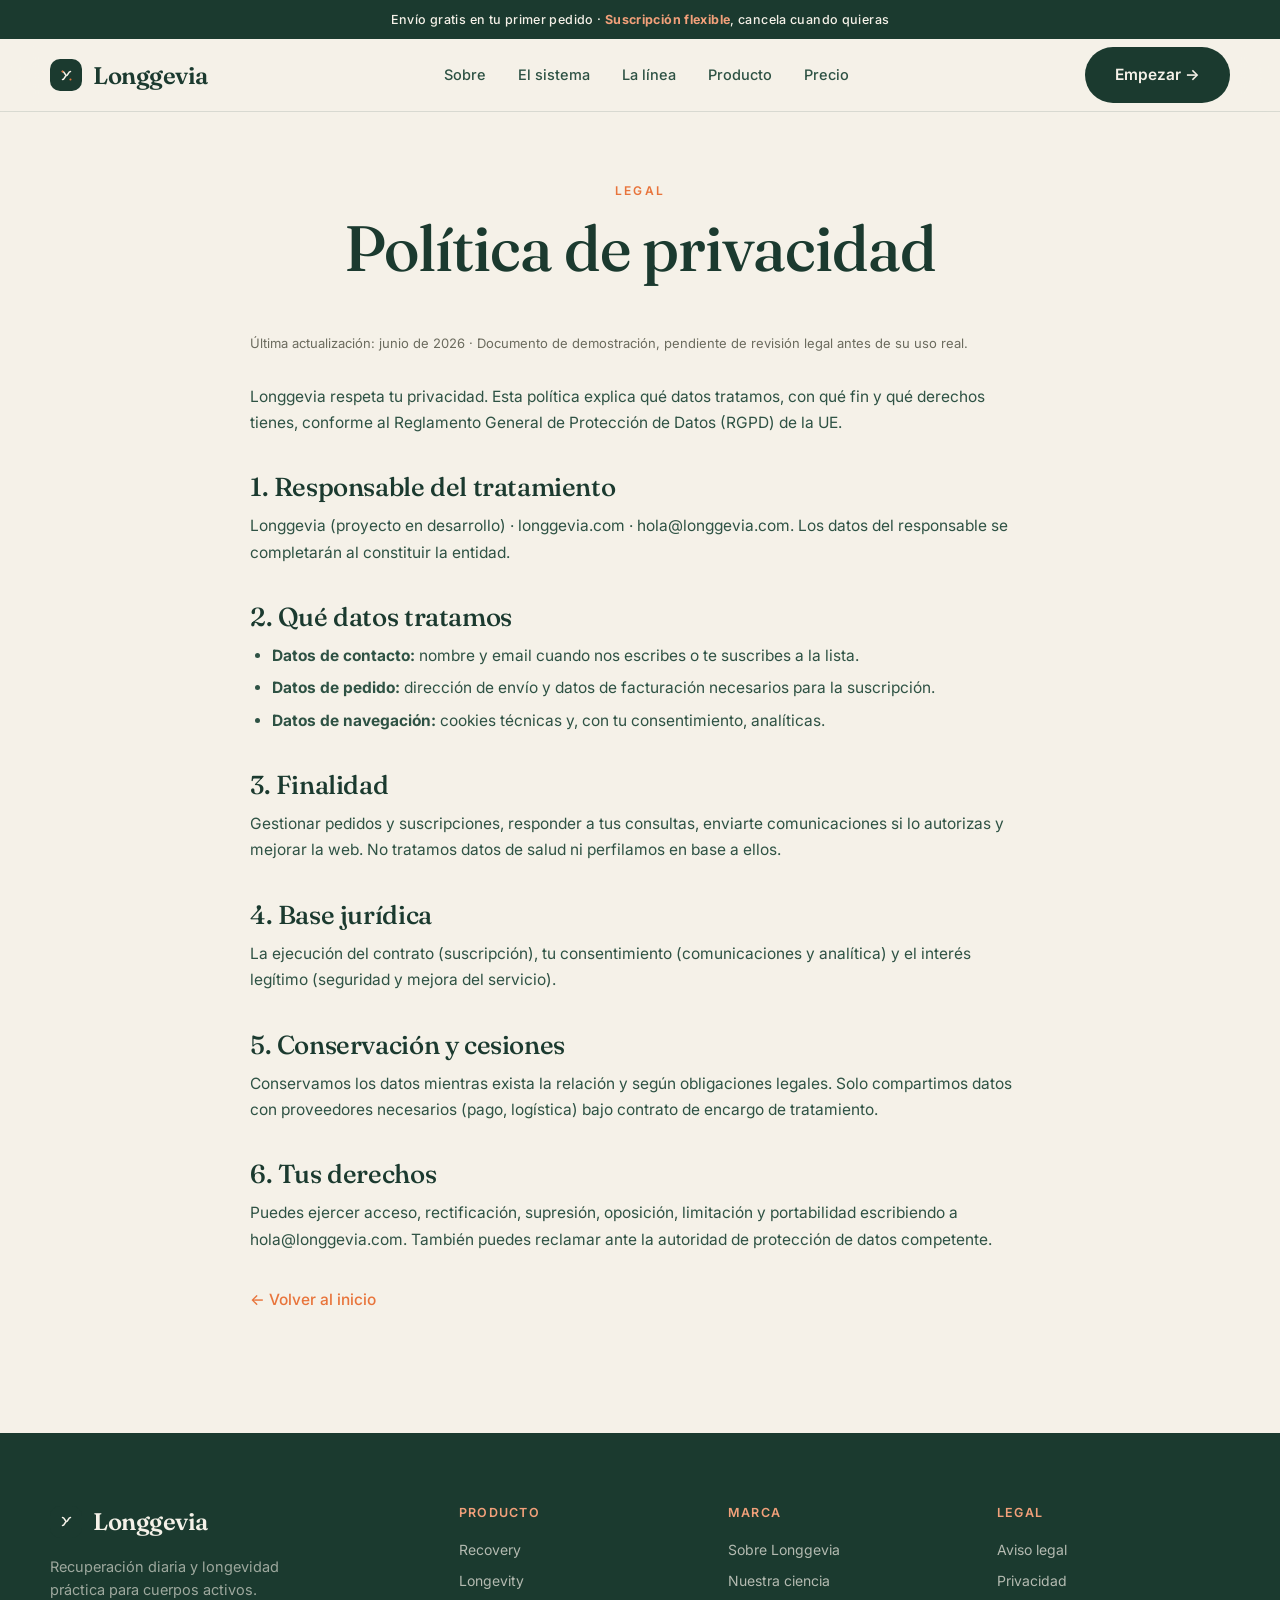
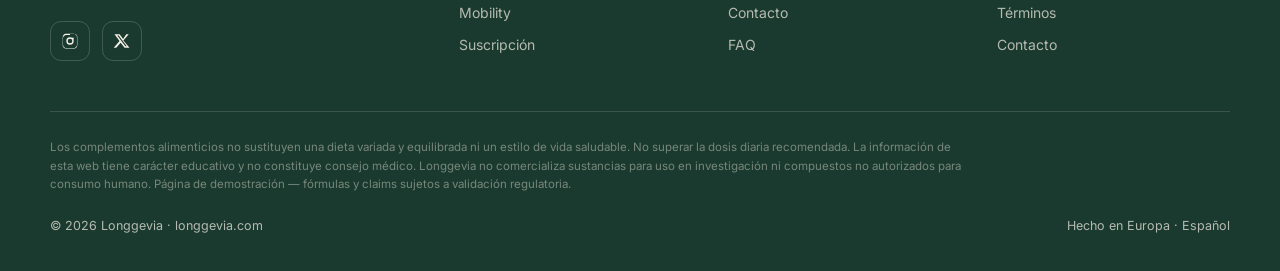
<file: privacidad.html>
<!DOCTYPE html>
<html lang="es">
<head>
<meta charset="UTF-8">
<meta name="viewport" content="width=device-width, initial-scale=1.0">
<title>Política de privacidad · Longgevia</title>
<meta name="description" content="Política de privacidad de Longgevia conforme al RGPD.">
<link rel="preconnect" href="https://fonts.googleapis.com">
<link rel="preconnect" href="https://fonts.gstatic.com" crossorigin>
<link href="https://fonts.googleapis.com/css2?family=Fraunces:opsz,wght@9..144,300;9..144,400;9..144,500;9..144,600;9..144,700&family=Inter:wght@400;500;600;700&display=swap" rel="stylesheet">
<link rel="stylesheet" href="styles.css">
<link rel="icon" type="image/svg+xml" href="favicon.svg">
<link rel="icon" type="image/png" sizes="32x32" href="favicon-32.png">
<link rel="icon" type="image/png" sizes="16x16" href="favicon-16.png">
<link rel="apple-touch-icon" href="apple-touch-icon.png">
</head>
<body>
<div class="announce">Envío gratis en tu primer pedido · <b>Suscripción flexible</b>, cancela cuando quieras</div>
<nav><div class="wrap nav-in">
  <a class="logo" href="index.html"><span class="mark"><svg viewBox="0 0 24 24" fill="none" stroke="#F5F1E8" stroke-width="2" stroke-linecap="round"><path d="M7 7c3 0 3 5 5 5s2-5 5-5"/><path d="M7 17c3 0 3-5 5-5"/><circle cx="7" cy="7" r="1.3" fill="#E8743B" stroke="none"/><circle cx="17" cy="17" r="1.3" fill="#E8743B" stroke="none"/></svg></span> Longgevia</a>
  <div class="nav-links">
    <a href="sobre.html">Sobre</a><a href="index.html#sistema">El sistema</a><a href="index.html#linea">La línea</a><a href="producto.html">Producto</a><a href="index.html#precio">Precio</a>
  </div>
  <a href="index.html#precio" class="btn btn-primary">Empezar →</a>
</div></nav>
<header class="page-hero"><div class="wrap"><span class="eyebrow">Legal</span><h1>Política de privacidad</h1></div></header>
<section style="padding-top:20px"><div class="wrap"><div class="prose">
<p class="upd">Última actualización: junio de 2026 · Documento de demostración, pendiente de revisión legal antes de su uso real.</p>
<p>Longgevia respeta tu privacidad. Esta política explica qué datos tratamos, con qué fin y qué derechos tienes, conforme al Reglamento General de Protección de Datos (RGPD) de la UE.</p>
<h2>1. Responsable del tratamiento</h2>
<p>Longgevia (proyecto en desarrollo) · longgevia.com · hola@longgevia.com. Los datos del responsable se completarán al constituir la entidad.</p>
<h2>2. Qué datos tratamos</h2>
<ul>
<li><b>Datos de contacto:</b> nombre y email cuando nos escribes o te suscribes a la lista.</li>
<li><b>Datos de pedido:</b> dirección de envío y datos de facturación necesarios para la suscripción.</li>
<li><b>Datos de navegación:</b> cookies técnicas y, con tu consentimiento, analíticas.</li>
</ul>
<h2>3. Finalidad</h2>
<p>Gestionar pedidos y suscripciones, responder a tus consultas, enviarte comunicaciones si lo autorizas y mejorar la web. No tratamos datos de salud ni perfilamos en base a ellos.</p>
<h2>4. Base jurídica</h2>
<p>La ejecución del contrato (suscripción), tu consentimiento (comunicaciones y analítica) y el interés legítimo (seguridad y mejora del servicio).</p>
<h2>5. Conservación y cesiones</h2>
<p>Conservamos los datos mientras exista la relación y según obligaciones legales. Solo compartimos datos con proveedores necesarios (pago, logística) bajo contrato de encargo de tratamiento.</p>
<h2>6. Tus derechos</h2>
<p>Puedes ejercer acceso, rectificación, supresión, oposición, limitación y portabilidad escribiendo a hola@longgevia.com. También puedes reclamar ante la autoridad de protección de datos competente.</p>
<p style="margin-top:34px"><a href="index.html">← Volver al inicio</a></p>
</div></div></section>
<footer><div class="wrap">
  <div class="fg">
    <div><div class="logo"><span class="mark"><svg viewBox="0 0 24 24" fill="none" stroke="#F5F1E8" stroke-width="2" stroke-linecap="round"><path d="M7 7c3 0 3 5 5 5s2-5 5-5"/><path d="M7 17c3 0 3-5 5-5"/></svg></span> Longgevia</div><p class="tag">Recuperación diaria y longevidad práctica para cuerpos activos.</p>
        <div class="social">
          <a href="https://www.instagram.com/longgevia" target="_blank" rel="noopener" aria-label="Instagram"><svg viewBox="0 0 24 24"><path d="M12 2.2c3.2 0 3.6 0 4.9.1 1.2.1 1.8.3 2.2.4.6.2 1 .5 1.4.9.4.4.7.8.9 1.4.2.4.4 1 .4 2.2.1 1.3.1 1.7.1 4.9s0 3.6-.1 4.9c-.1 1.2-.3 1.8-.4 2.2-.2.6-.5 1-.9 1.4-.4.4-.8.7-1.4.9-.4.2-1 .4-2.2.4-1.3.1-1.7.1-4.9.1s-3.6 0-4.9-.1c-1.2-.1-1.8-.3-2.2-.4-.6-.2-1-.5-1.4-.9-.4-.4-.7-.8-.9-1.4-.2-.4-.4-1-.4-2.2C2.2 15.6 2.2 15.2 2.2 12s0-3.6.1-4.9c.1-1.2.3-1.8.4-2.2.2-.6.5-1 .9-1.4.4-.4.8-.7 1.4-.9.4-.2 1-.4 2.2-.4C8.4 2.2 8.8 2.2 12 2.2zm0 1.8c-3.1 0-3.5 0-4.7.1-1.1.1-1.7.2-2.1.4-.5.2-.9.4-1.3.8-.4.4-.6.8-.8 1.3-.2.4-.3 1-.4 2.1C2.6 8.5 2.6 8.9 2.6 12s0 3.5.1 4.7c.1 1.1.2 1.7.4 2.1.2.5.4.9.8 1.3.4.4.8.6 1.3.8.4.2 1 .3 2.1.4 1.2.1 1.6.1 4.7.1s3.5 0 4.7-.1c1.1-.1 1.7-.2 2.1-.4.5-.2.9-.4 1.3-.8.4-.4.6-.8.8-1.3.2-.4.3-1 .4-2.1.1-1.2.1-1.6.1-4.7s0-3.5-.1-4.7c-.1-1.1-.2-1.7-.4-2.1-.2-.5-.4-.9-.8-1.3-.4-.4-.8-.6-1.3-.8-.4-.2-1-.3-2.1-.4-1.2-.1-1.6-.1-4.7-.1zm0 3.1a4.9 4.9 0 1 1 0 9.8 4.9 4.9 0 0 1 0-9.8zm0 1.8a3.1 3.1 0 1 0 0 6.2 3.1 3.1 0 0 0 0-6.2zm5.1-.3a1.15 1.15 0 1 1-2.3 0 1.15 1.15 0 0 1 2.3 0z"/></svg></a>
          <a href="https://x.com/longgevia" target="_blank" rel="noopener" aria-label="X"><svg viewBox="0 0 24 24"><path d="M17.7 3h3.3l-7.2 8.3L22 21h-6.6l-5.2-6.8L4.3 21H1l7.7-8.9L2 3h6.8l4.7 6.2L17.7 3zm-1.2 16h1.8L7.6 4.8H5.7L16.5 19z"/></svg></a>
        </div></div>
    <div><h4>Producto</h4><ul><li><a href="producto.html">Recovery</a></li><li><a href="producto.html">Longevity</a></li><li><a href="producto.html">Mobility</a></li><li><a href="index.html#precio">Suscripción</a></li></ul></div>
    <div><h4>Marca</h4><ul><li><a href="sobre.html">Sobre Longgevia</a></li><li><a href="sobre.html#ciencia">Nuestra ciencia</a></li><li><a href="contacto.html">Contacto</a></li><li><a href="index.html#faq">FAQ</a></li></ul></div>
    <div><h4>Legal</h4><ul><li><a href="aviso-legal.html">Aviso legal</a></li><li><a href="privacidad.html">Privacidad</a></li><li><a href="terminos.html">Términos</a></li><li><a href="contacto.html">Contacto</a></li></ul></div>
  </div>
  <p class="disc">Los complementos alimenticios no sustituyen una dieta variada y equilibrada ni un estilo de vida saludable. No superar la dosis diaria recomendada. La información de esta web tiene carácter educativo y no constituye consejo médico. Longgevia no comercializa sustancias para uso en investigación ni compuestos no autorizados para consumo humano. Página de demostración — fórmulas y claims sujetos a validación regulatoria.</p>
  <div class="fb"><span>© 2026 Longgevia · longgevia.com</span><span>Hecho en Europa · Español</span></div>
</div></footer>
</body>
</html>
</file>
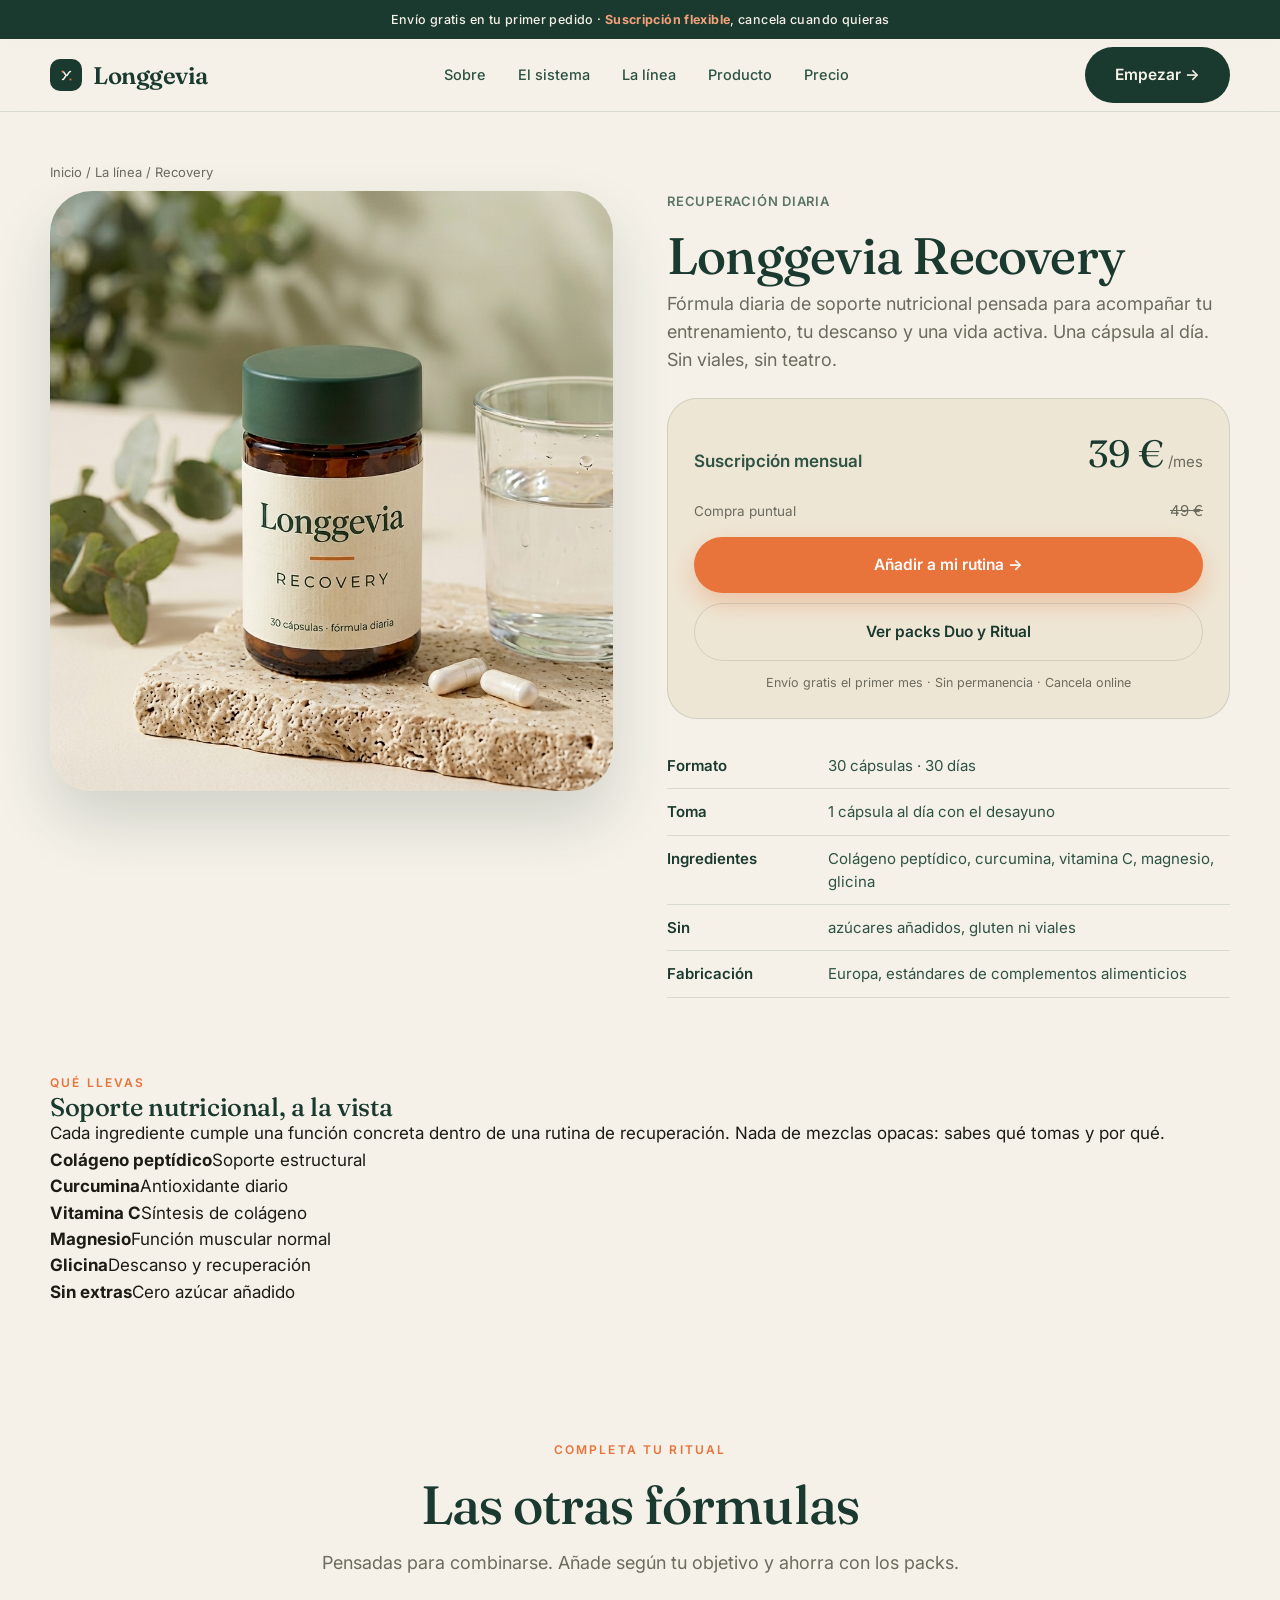
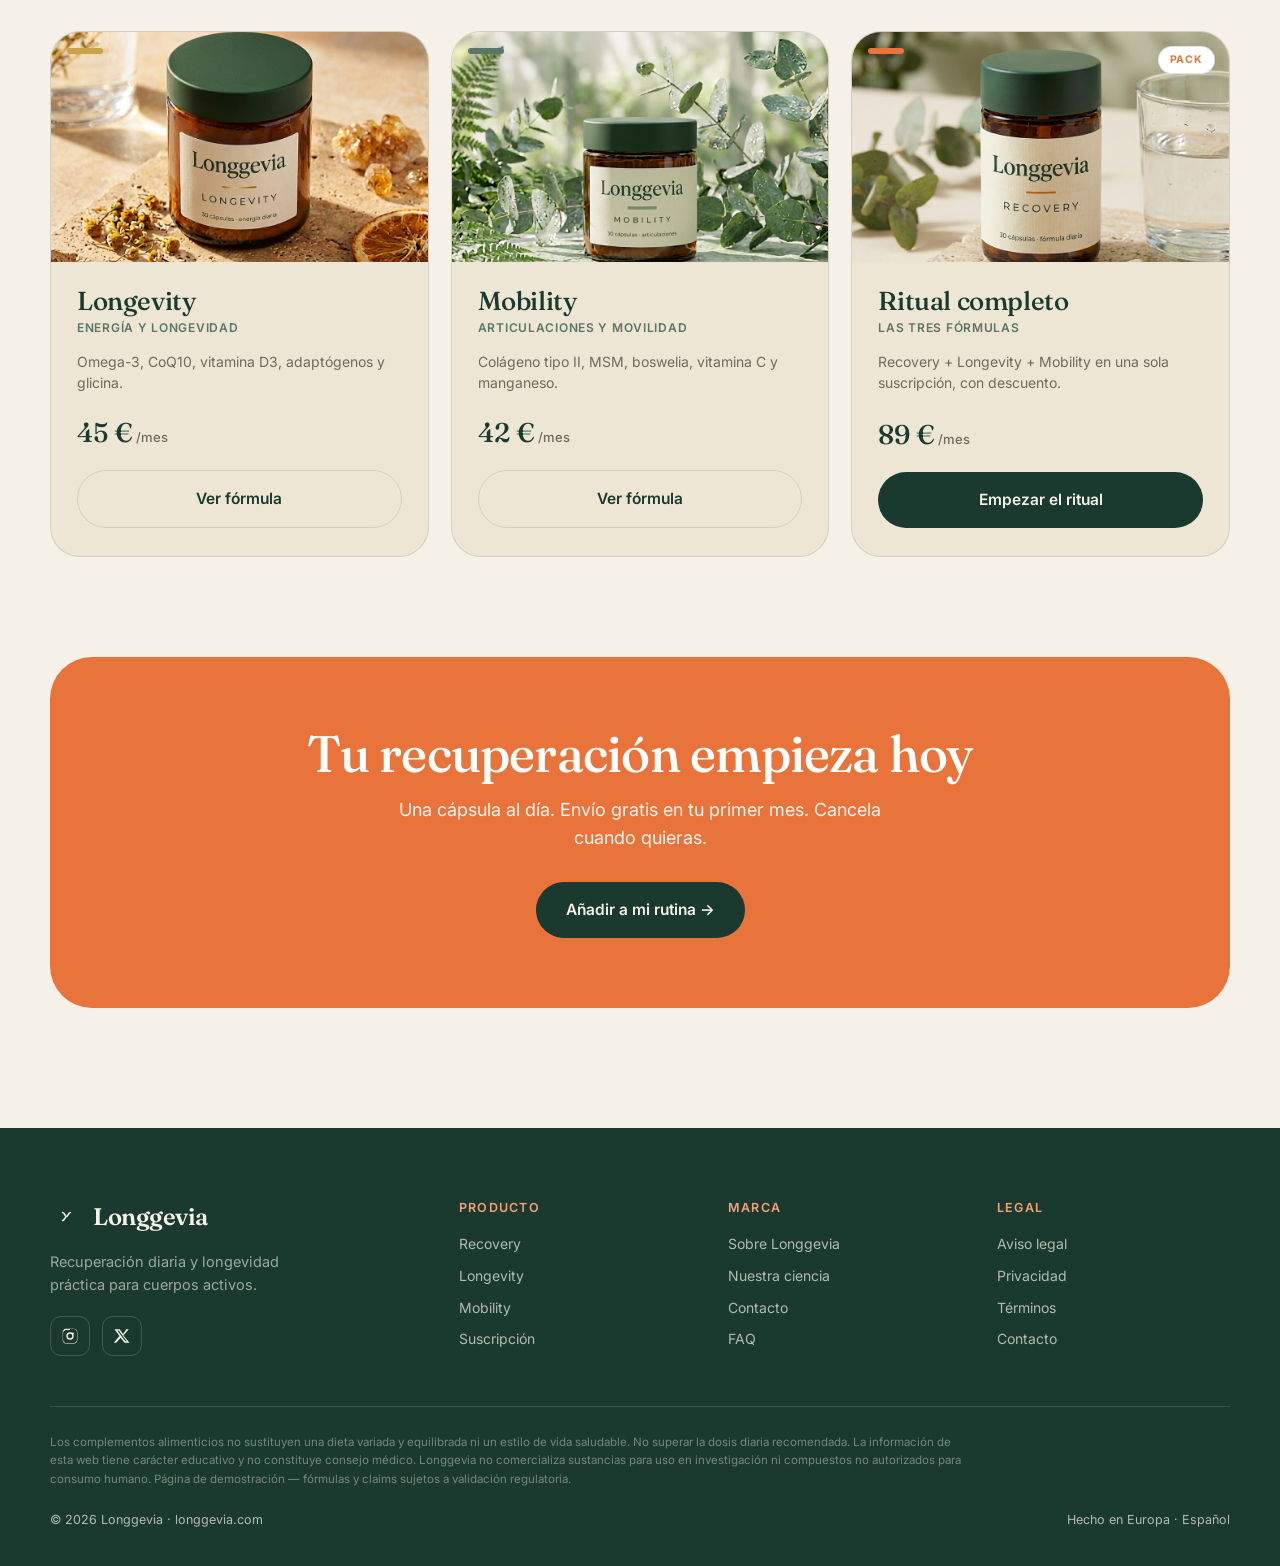
<file: producto.html>
<!DOCTYPE html>
<html lang="es">
<head>
<meta charset="UTF-8">
<meta name="viewport" content="width=device-width, initial-scale=1.0">
<title>Longgevia Recovery · Fórmula diaria de recuperación</title>
<meta name="description" content="Longgevia Recovery — fórmula diaria de soporte nutricional para la recuperación y la vida activa. 30 cápsulas, una al día.">
<link rel="preconnect" href="https://fonts.googleapis.com">
<link rel="preconnect" href="https://fonts.gstatic.com" crossorigin>
<link href="https://fonts.googleapis.com/css2?family=Fraunces:opsz,wght@9..144,300;9..144,400;9..144,500;9..144,600;9..144,700&family=Inter:wght@400;500;600;700&display=swap" rel="stylesheet">
<link rel="stylesheet" href="styles.css">
<link rel="icon" type="image/svg+xml" href="favicon.svg">
<link rel="icon" type="image/png" sizes="32x32" href="favicon-32.png">
<link rel="icon" type="image/png" sizes="16x16" href="favicon-16.png">
<link rel="apple-touch-icon" href="apple-touch-icon.png">
</head>
<body>
<div class="announce">Envío gratis en tu primer pedido · <b>Suscripción flexible</b>, cancela cuando quieras</div>
<nav><div class="wrap nav-in">
  <a class="logo" href="index.html"><span class="mark"><svg viewBox="0 0 24 24" fill="none" stroke="#F5F1E8" stroke-width="2" stroke-linecap="round"><path d="M7 7c3 0 3 5 5 5s2-5 5-5"/><path d="M7 17c3 0 3-5 5-5"/><circle cx="7" cy="7" r="1.3" fill="#E8743B" stroke="none"/><circle cx="17" cy="17" r="1.3" fill="#E8743B" stroke="none"/></svg></span> Longgevia</a>
  <div class="nav-links">
    <a href="sobre.html">Sobre</a><a href="index.html#sistema">El sistema</a><a href="index.html#linea">La línea</a><a href="producto.html">Producto</a><a href="index.html#precio">Precio</a>
  </div>
  <a href="index.html#precio" class="btn btn-primary">Empezar →</a>
</div></nav>

<section style="padding:50px 0"><div class="wrap">
  <p class="crumb"><a href="index.html">Inicio</a> / <a href="index.html#linea">La línea</a> / Recovery</p>
  <div class="pd">
    <div class="pd-img"><img src="assets/lab_recovery.png" alt="Longgevia Recovery"></div>
    <div>
      <div class="role">Recuperación diaria</div>
      <h1>Longgevia Recovery</h1>
      <p class="lead">Fórmula diaria de soporte nutricional pensada para acompañar tu entrenamiento, tu descanso y una vida activa. Una cápsula al día. Sin viales, sin teatro.</p>
      <div class="buybox">
        <div class="row"><span style="font-weight:600;color:var(--green-2)">Suscripción mensual</span><span class="price">39 €<small> /mes</small></span></div>
        <div class="row" style="margin-bottom:8px"><span style="font-size:13.5px;color:var(--muted)">Compra puntual</span><span style="font-size:15px;color:var(--muted)"><s>49 €</s></span></div>
        <a href="https://buy.stripe.com/test_3cI28s07T2shdBacLF0co00" target="_blank" rel="noopener" class="btn btn-accent">Añadir a mi rutina →</a>
        <a href="index.html#precio" class="btn btn-ghost" style="width:100%;justify-content:center;margin-top:10px">Ver packs Duo y Ritual</a>
        <p style="font-size:12.5px;color:var(--muted);text-align:center;margin-top:12px">Envío gratis el primer mes · Sin permanencia · Cancela online</p>
      </div>
      <ul class="facts">
        <li><b>Formato</b> 30 cápsulas · 30 días</li>
        <li><b>Toma</b> 1 cápsula al día con el desayuno</li>
        <li><b>Ingredientes</b> Colágeno peptídico, curcumina, vitamina C, magnesio, glicina</li>
        <li><b>Sin</b> azúcares añadidos, gluten ni viales</li>
        <li><b>Fabricación</b> Europa, estándares de complementos alimenticios</li>
      </ul>
    </div>
  </div>
</div></section>

<section style="padding-top:20px"><div class="wrap">
  <div class="inside">
    <div>
      <span class="eyebrow">Qué llevas</span>
      <h2>Soporte nutricional, a la vista</h2>
      <p>Cada ingrediente cumple una función concreta dentro de una rutina de recuperación. Nada de mezclas opacas: sabes qué tomas y por qué.</p>
    </div>
    <div class="ing-grid">
      <div class="ing"><b>Colágeno peptídico</b><span>Soporte estructural</span></div>
      <div class="ing"><b>Curcumina</b><span>Antioxidante diario</span></div>
      <div class="ing"><b>Vitamina C</b><span>Síntesis de colágeno</span></div>
      <div class="ing"><b>Magnesio</b><span>Función muscular normal</span></div>
      <div class="ing"><b>Glicina</b><span>Descanso y recuperación</span></div>
      <div class="ing"><b>Sin extras</b><span>Cero azúcar añadido</span></div>
    </div>
  </div>
</div></section>

<section style="padding-top:40px"><div class="wrap">
  <div class="head ctr"><span class="eyebrow">Completa tu ritual</span><h2>Las otras fórmulas</h2><p>Pensadas para combinarse. Añade según tu objetivo y ahorra con los packs.</p></div>
  <div class="line">
    <div class="pcard"><div class="ph"><img src="assets/lab_longevity.png" alt="Longevity"><span class="acc" style="background:var(--gold)"></span></div><div class="bd"><h3>Longevity</h3><div class="role">Energía y longevidad</div><p class="ings">Omega-3, CoQ10, vitamina D3, adaptógenos y glicina.</p><div class="pr"><b>45 €<small> /mes</small></b></div><a href="https://buy.stripe.com/test_14A5kE2g14Ap2Ww5jd0co01" target="_blank" rel="noopener" class="btn btn-ghost" style="justify-content:center">Ver fórmula</a></div></div>
    <div class="pcard"><div class="ph"><img src="assets/lab_mobility.png" alt="Mobility"><span class="acc" style="background:var(--green-soft)"></span></div><div class="bd"><h3>Mobility</h3><div class="role">Articulaciones y movilidad</div><p class="ings">Colágeno tipo II, MSM, boswelia, vitamina C y manganeso.</p><div class="pr"><b>42 €<small> /mes</small></b></div><a href="https://buy.stripe.com/test_14A7sMdYJ9UJ2WwbHB0co02" target="_blank" rel="noopener" class="btn btn-ghost" style="justify-content:center">Ver fórmula</a></div></div>
    <div class="pcard"><div class="ph"><img src="assets/lab_recovery.png" alt="Ritual"><span class="acc" style="background:var(--orange)"></span><span class="badge">Pack</span></div><div class="bd"><h3>Ritual completo</h3><div class="role">Las tres fórmulas</div><p class="ings">Recovery + Longevity + Mobility en una sola suscripción, con descuento.</p><div class="pr"><b>89 €<small> /mes</small></b></div><a href="https://buy.stripe.com/test_6oUaEY07T2sh8gQ12X0co04" target="_blank" rel="noopener" class="btn btn-primary" style="justify-content:center">Empezar el ritual</a></div></div>
  </div>
</div></section>

<section style="padding-top:10px"><div class="wrap">
  <div class="cta"><h2>Tu recuperación empieza hoy</h2><p>Una cápsula al día. Envío gratis en tu primer mes. Cancela cuando quieras.</p><a href="index.html#precio" class="btn">Añadir a mi rutina →</a></div>
</div></section>

<footer><div class="wrap">
  <div class="fg">
    <div><div class="logo"><span class="mark"><svg viewBox="0 0 24 24" fill="none" stroke="#F5F1E8" stroke-width="2" stroke-linecap="round"><path d="M7 7c3 0 3 5 5 5s2-5 5-5"/><path d="M7 17c3 0 3-5 5-5"/></svg></span> Longgevia</div><p class="tag">Recuperación diaria y longevidad práctica para cuerpos activos.</p>
        <div class="social">
          <a href="https://www.instagram.com/longgevia" target="_blank" rel="noopener" aria-label="Instagram"><svg viewBox="0 0 24 24"><path d="M12 2.2c3.2 0 3.6 0 4.9.1 1.2.1 1.8.3 2.2.4.6.2 1 .5 1.4.9.4.4.7.8.9 1.4.2.4.4 1 .4 2.2.1 1.3.1 1.7.1 4.9s0 3.6-.1 4.9c-.1 1.2-.3 1.8-.4 2.2-.2.6-.5 1-.9 1.4-.4.4-.8.7-1.4.9-.4.2-1 .4-2.2.4-1.3.1-1.7.1-4.9.1s-3.6 0-4.9-.1c-1.2-.1-1.8-.3-2.2-.4-.6-.2-1-.5-1.4-.9-.4-.4-.7-.8-.9-1.4-.2-.4-.4-1-.4-2.2C2.2 15.6 2.2 15.2 2.2 12s0-3.6.1-4.9c.1-1.2.3-1.8.4-2.2.2-.6.5-1 .9-1.4.4-.4.8-.7 1.4-.9.4-.2 1-.4 2.2-.4C8.4 2.2 8.8 2.2 12 2.2zm0 1.8c-3.1 0-3.5 0-4.7.1-1.1.1-1.7.2-2.1.4-.5.2-.9.4-1.3.8-.4.4-.6.8-.8 1.3-.2.4-.3 1-.4 2.1C2.6 8.5 2.6 8.9 2.6 12s0 3.5.1 4.7c.1 1.1.2 1.7.4 2.1.2.5.4.9.8 1.3.4.4.8.6 1.3.8.4.2 1 .3 2.1.4 1.2.1 1.6.1 4.7.1s3.5 0 4.7-.1c1.1-.1 1.7-.2 2.1-.4.5-.2.9-.4 1.3-.8.4-.4.6-.8.8-1.3.2-.4.3-1 .4-2.1.1-1.2.1-1.6.1-4.7s0-3.5-.1-4.7c-.1-1.1-.2-1.7-.4-2.1-.2-.5-.4-.9-.8-1.3-.4-.4-.8-.6-1.3-.8-.4-.2-1-.3-2.1-.4-1.2-.1-1.6-.1-4.7-.1zm0 3.1a4.9 4.9 0 1 1 0 9.8 4.9 4.9 0 0 1 0-9.8zm0 1.8a3.1 3.1 0 1 0 0 6.2 3.1 3.1 0 0 0 0-6.2zm5.1-.3a1.15 1.15 0 1 1-2.3 0 1.15 1.15 0 0 1 2.3 0z"/></svg></a>
          <a href="https://x.com/longgevia" target="_blank" rel="noopener" aria-label="X"><svg viewBox="0 0 24 24"><path d="M17.7 3h3.3l-7.2 8.3L22 21h-6.6l-5.2-6.8L4.3 21H1l7.7-8.9L2 3h6.8l4.7 6.2L17.7 3zm-1.2 16h1.8L7.6 4.8H5.7L16.5 19z"/></svg></a>
        </div></div>
    <div><h4>Producto</h4><ul><li><a href="producto.html">Recovery</a></li><li><a href="producto.html">Longevity</a></li><li><a href="producto.html">Mobility</a></li><li><a href="index.html#precio">Suscripción</a></li></ul></div>
    <div><h4>Marca</h4><ul><li><a href="sobre.html">Sobre Longgevia</a></li><li><a href="sobre.html#ciencia">Nuestra ciencia</a></li><li><a href="contacto.html">Contacto</a></li><li><a href="index.html#faq">FAQ</a></li></ul></div>
    <div><h4>Legal</h4><ul><li><a href="aviso-legal.html">Aviso legal</a></li><li><a href="privacidad.html">Privacidad</a></li><li><a href="terminos.html">Términos</a></li><li><a href="contacto.html">Contacto</a></li></ul></div>
  </div>
  <p class="disc">Los complementos alimenticios no sustituyen una dieta variada y equilibrada ni un estilo de vida saludable. No superar la dosis diaria recomendada. La información de esta web tiene carácter educativo y no constituye consejo médico. Longgevia no comercializa sustancias para uso en investigación ni compuestos no autorizados para consumo humano. Página de demostración — fórmulas y claims sujetos a validación regulatoria.</p>
  <div class="fb"><span>© 2026 Longgevia · longgevia.com</span><span>Hecho en Europa · Español</span></div>
</div></footer>
</body>
</html>
</file>
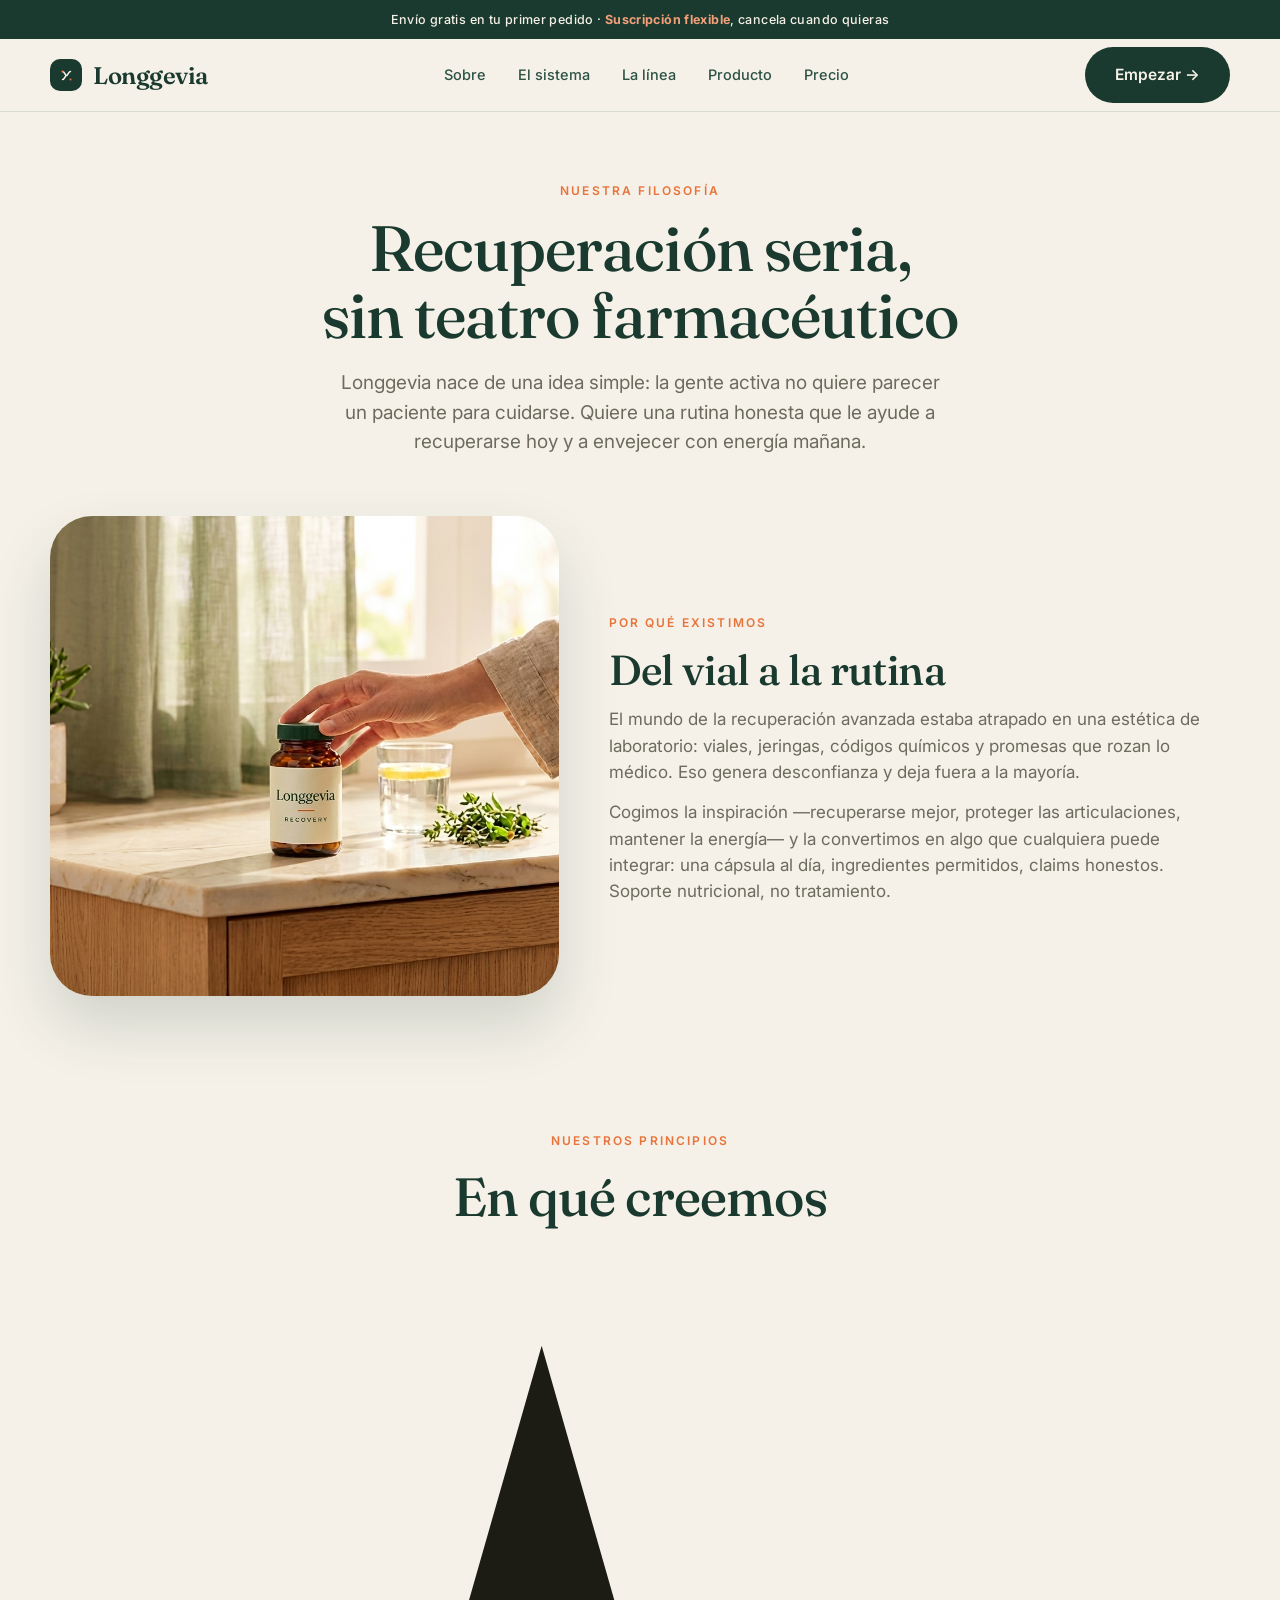
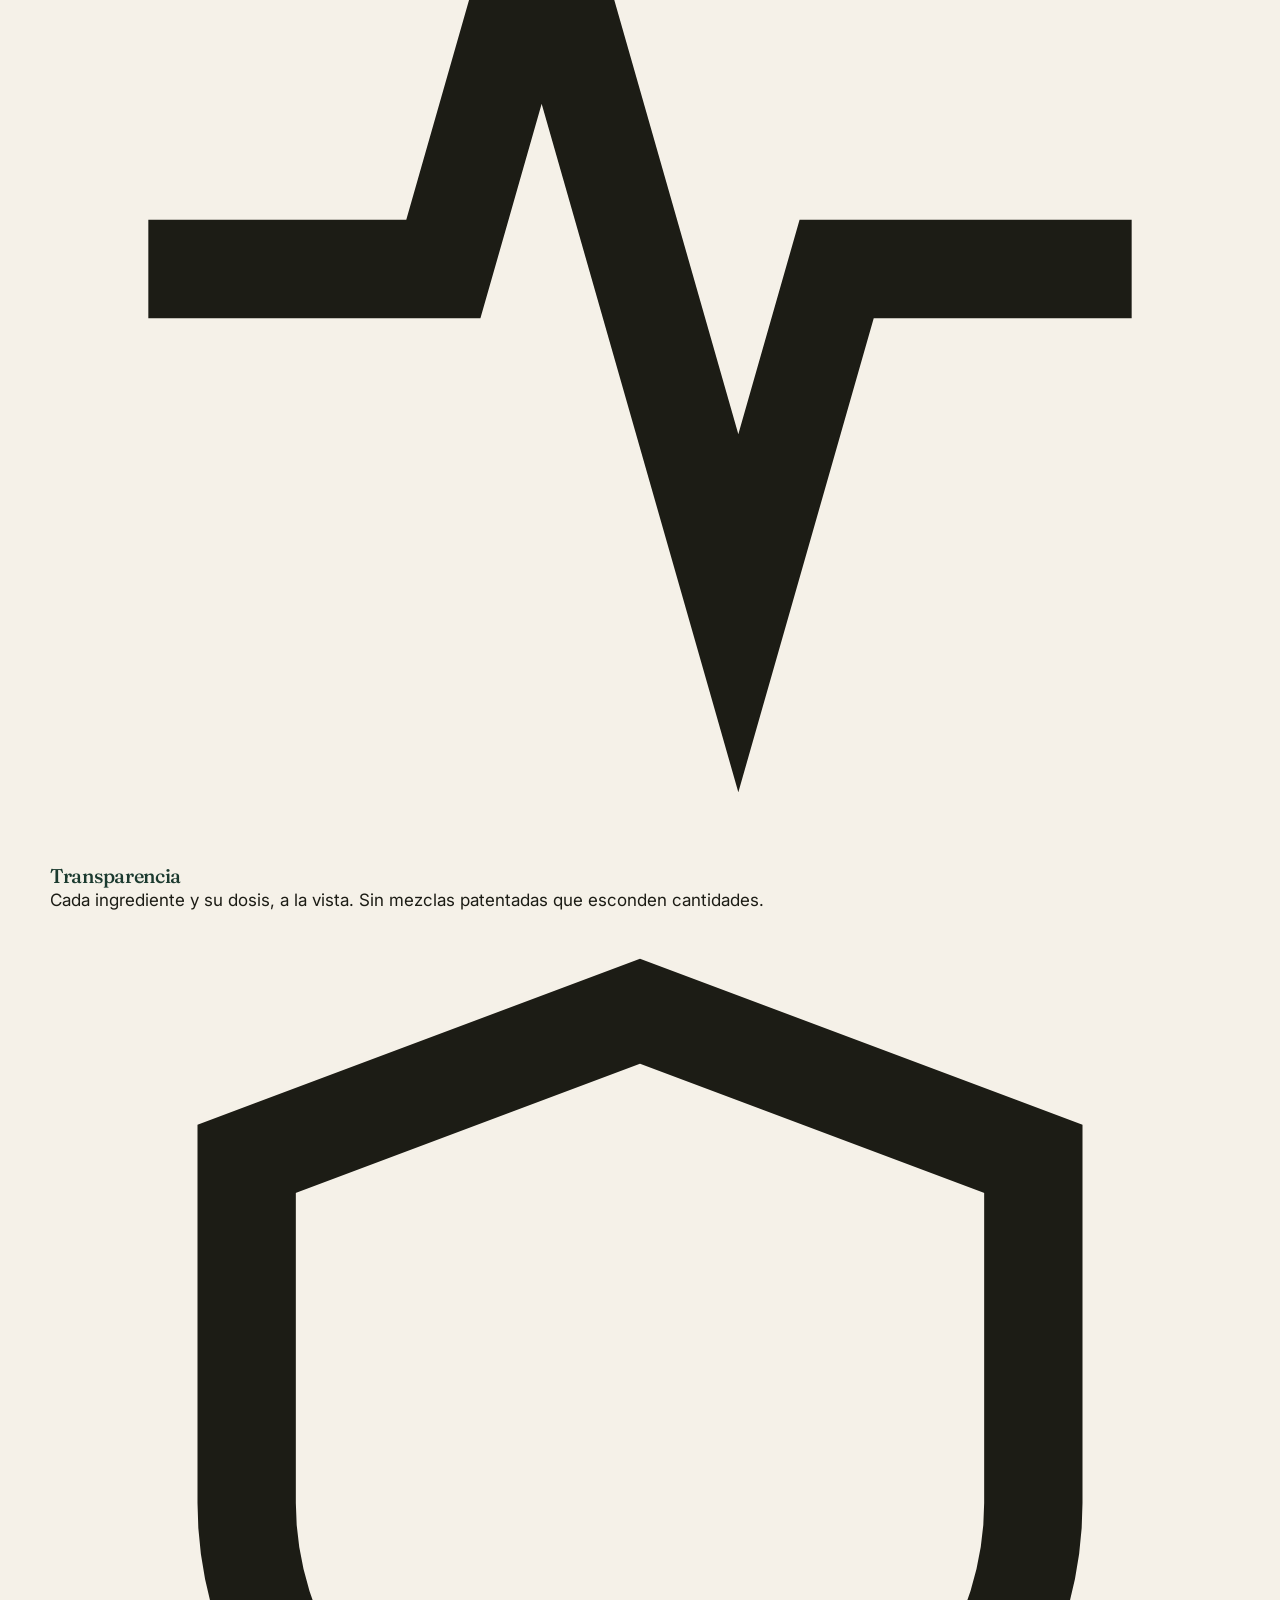
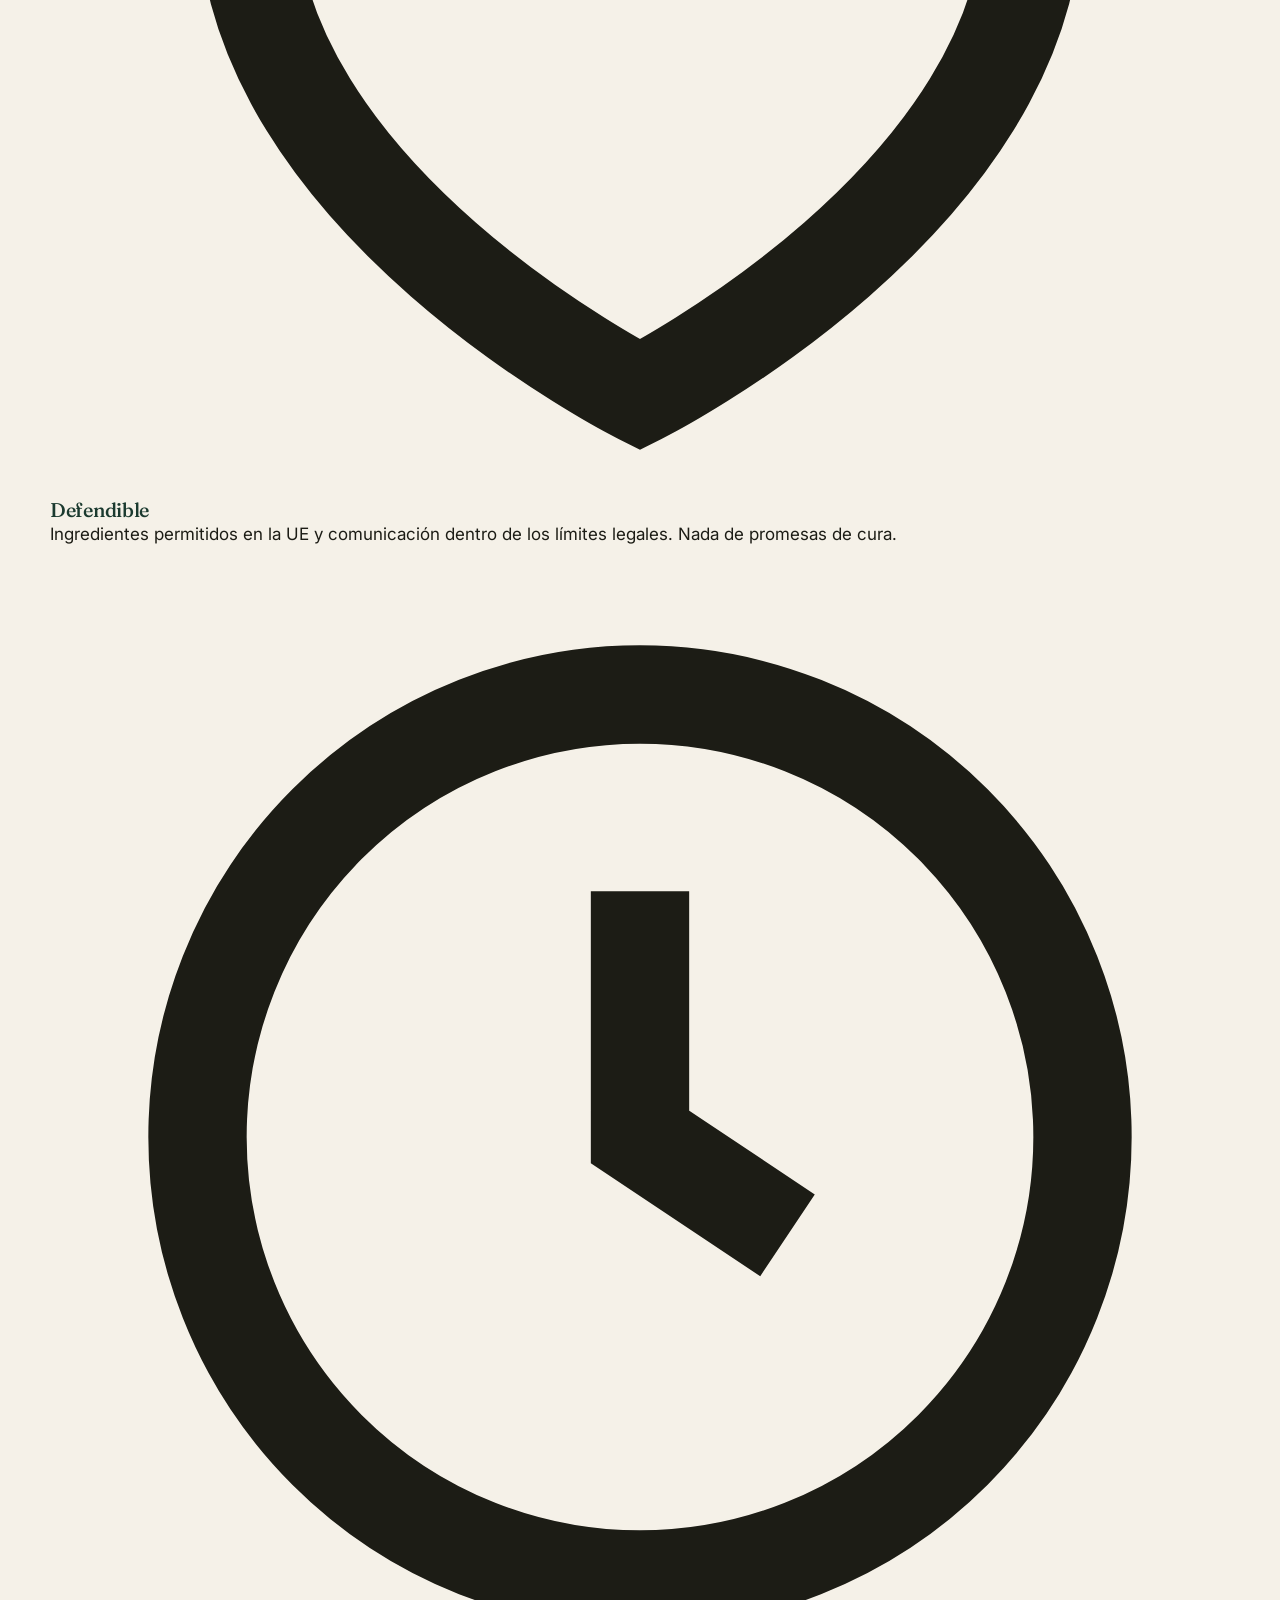
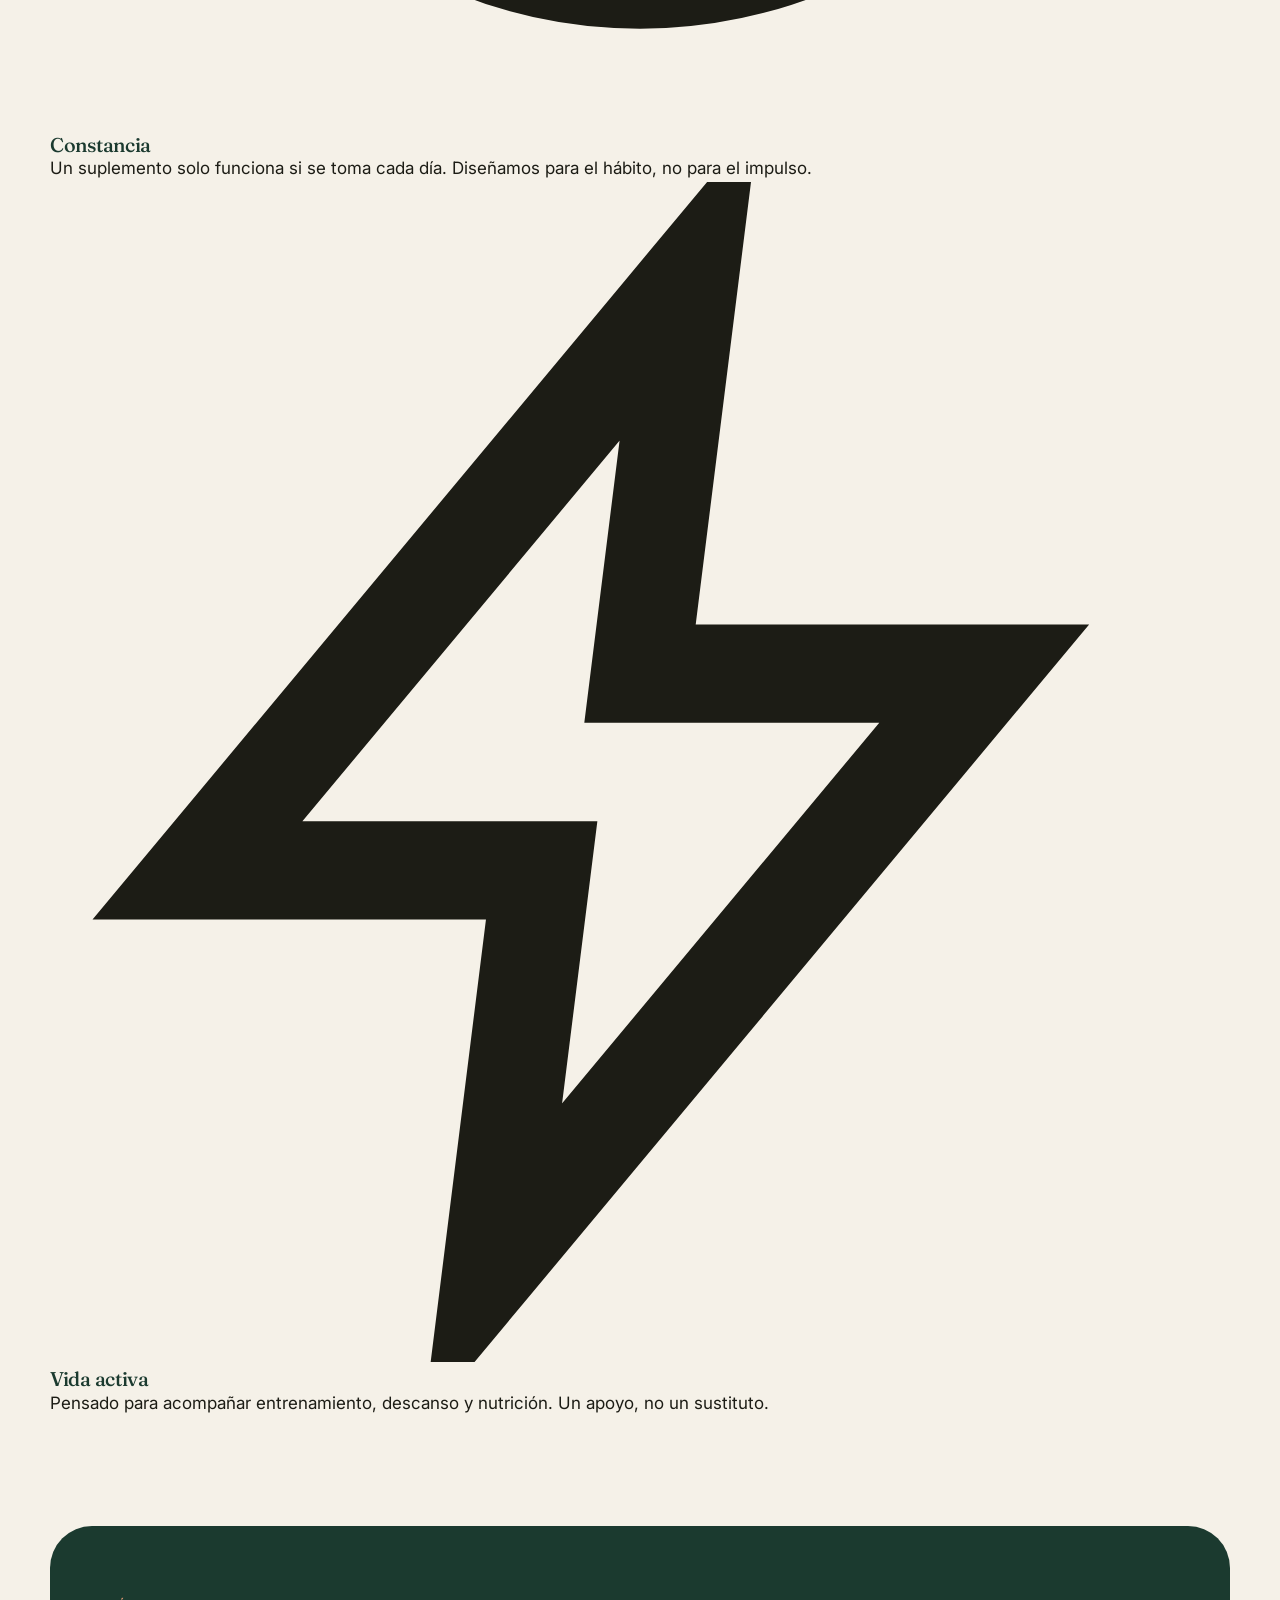
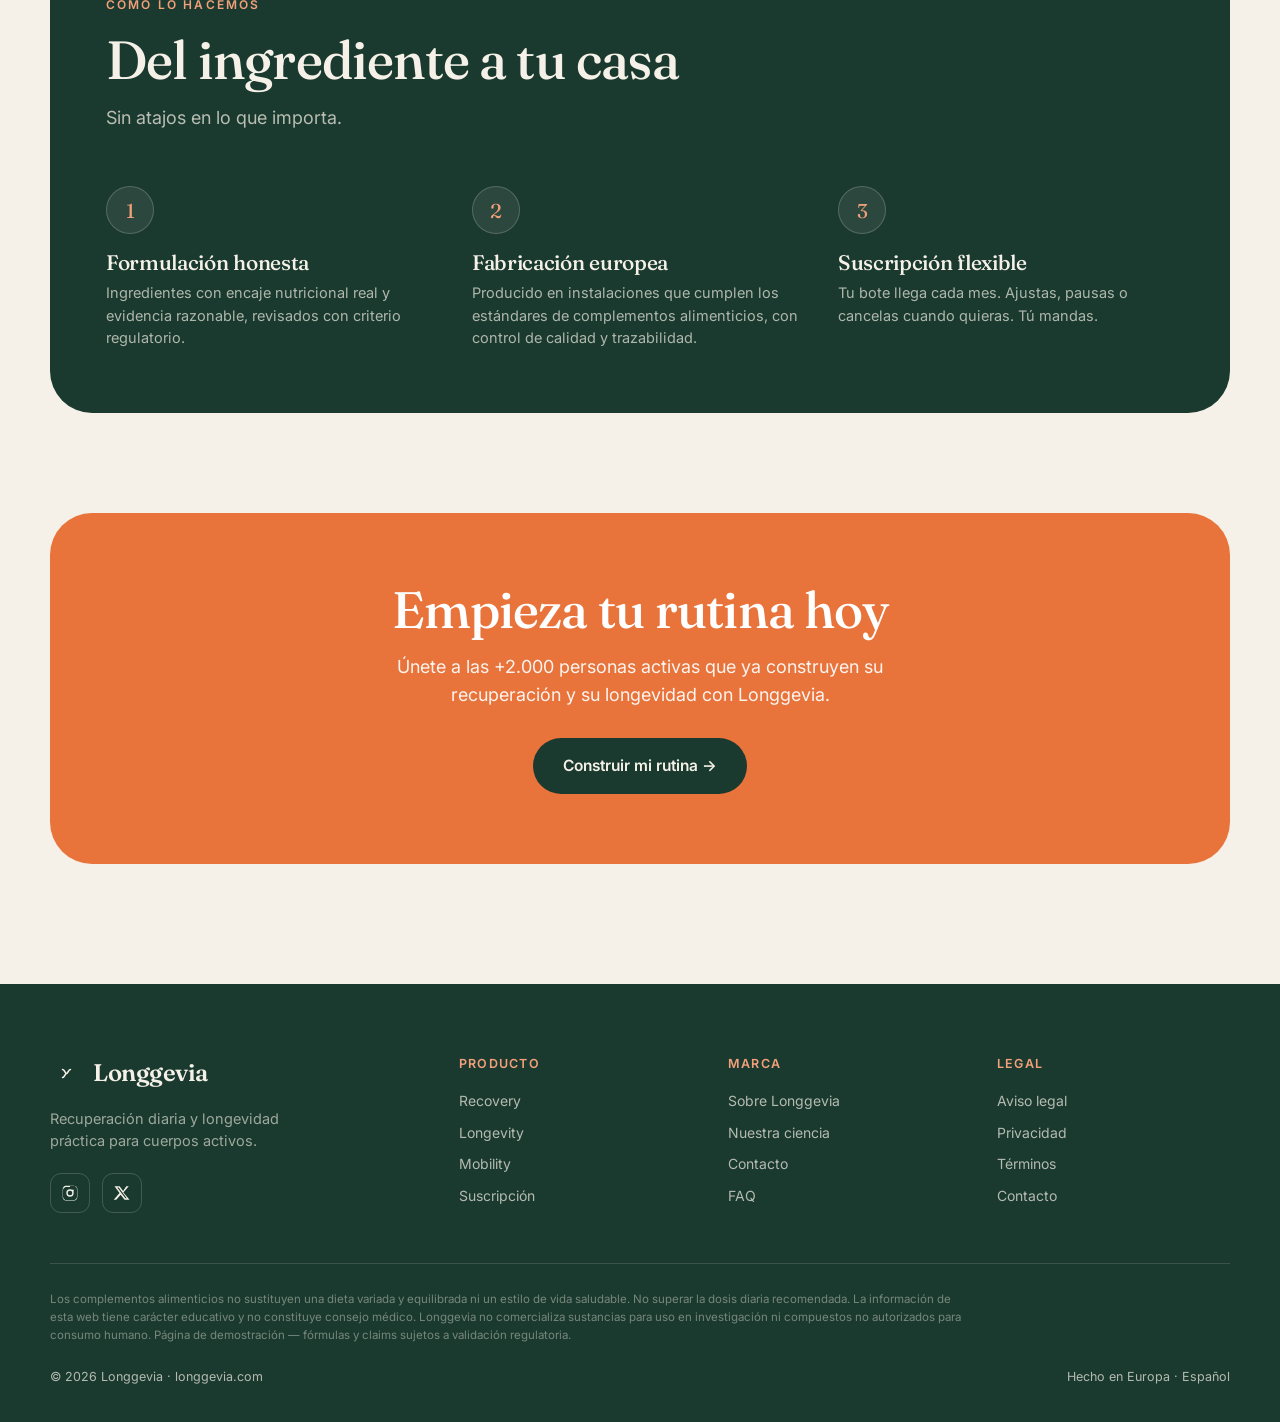
<file: sobre.html>
<!DOCTYPE html>
<html lang="es">
<head>
<meta charset="UTF-8">
<meta name="viewport" content="width=device-width, initial-scale=1.0">
<title>Sobre Longgevia · Nuestra filosofía y nuestra ciencia</title>
<meta name="description" content="Por qué existe Longgevia: recuperación y longevidad sin teatro farmacéutico. Transparencia, ingredientes permitidos y rutina diaria.">
<link rel="preconnect" href="https://fonts.googleapis.com">
<link rel="preconnect" href="https://fonts.gstatic.com" crossorigin>
<link href="https://fonts.googleapis.com/css2?family=Fraunces:opsz,wght@9..144,300;9..144,400;9..144,500;9..144,600;9..144,700&family=Inter:wght@400;500;600;700&display=swap" rel="stylesheet">
<link rel="stylesheet" href="styles.css">
<link rel="icon" type="image/svg+xml" href="favicon.svg">
<link rel="icon" type="image/png" sizes="32x32" href="favicon-32.png">
<link rel="icon" type="image/png" sizes="16x16" href="favicon-16.png">
<link rel="apple-touch-icon" href="apple-touch-icon.png">
</head>
<body>
<div class="announce">Envío gratis en tu primer pedido · <b>Suscripción flexible</b>, cancela cuando quieras</div>
<nav><div class="wrap nav-in">
  <a class="logo" href="index.html"><span class="mark"><svg viewBox="0 0 24 24" fill="none" stroke="#F5F1E8" stroke-width="2" stroke-linecap="round"><path d="M7 7c3 0 3 5 5 5s2-5 5-5"/><path d="M7 17c3 0 3-5 5-5"/><circle cx="7" cy="7" r="1.3" fill="#E8743B" stroke="none"/><circle cx="17" cy="17" r="1.3" fill="#E8743B" stroke="none"/></svg></span> Longgevia</a>
  <div class="nav-links">
    <a href="sobre.html">Sobre</a><a href="index.html#sistema">El sistema</a><a href="index.html#linea">La línea</a><a href="producto.html">Producto</a><a href="index.html#precio">Precio</a>
  </div>
  <a href="index.html#precio" class="btn btn-primary">Empezar →</a>
</div></nav>

<header class="page-hero"><div class="wrap">
  <span class="eyebrow">Nuestra filosofía</span>
  <h1>Recuperación seria,<br>sin teatro farmacéutico</h1>
  <p>Longgevia nace de una idea simple: la gente activa no quiere parecer un paciente para cuidarse. Quiere una rutina honesta que le ayude a recuperarse hoy y a envejecer con energía mañana.</p>
</div></header>

<section style="padding-top:30px"><div class="wrap split">
  <div class="pic"><img src="assets/life_labeled.png" alt="Rutina diaria Longgevia"></div>
  <div>
    <span class="eyebrow">Por qué existimos</span>
    <h2 style="font-size:clamp(28px,3.4vw,42px);margin:14px 0">Del vial a la rutina</h2>
    <p style="color:var(--muted);font-size:17px">El mundo de la recuperación avanzada estaba atrapado en una estética de laboratorio: viales, jeringas, códigos químicos y promesas que rozan lo médico. Eso genera desconfianza y deja fuera a la mayoría.</p>
    <p style="color:var(--muted);font-size:17px;margin-top:14px">Cogimos la inspiración —recuperarse mejor, proteger las articulaciones, mantener la energía— y la convertimos en algo que cualquiera puede integrar: una cápsula al día, ingredientes permitidos, claims honestos. Soporte nutricional, no tratamiento.</p>
  </div>
</div></section>

<section id="ciencia" style="padding-top:40px"><div class="wrap">
  <div class="head ctr"><span class="eyebrow">Nuestros principios</span><h2>En qué creemos</h2></div>
  <div class="bens">
    <div class="ben"><div class="ic"><svg viewBox="0 0 24 24" fill="none" stroke="currentColor" stroke-width="2"><path d="M2 12h6l2-7 4 14 2-7h6"/></svg></div><h3>Transparencia</h3><p>Cada ingrediente y su dosis, a la vista. Sin mezclas patentadas que esconden cantidades.</p></div>
    <div class="ben"><div class="ic"><svg viewBox="0 0 24 24" fill="none" stroke="currentColor" stroke-width="2"><path d="M12 22s8-4 8-10V5l-8-3-8 3v7c0 6 8 10 8 10z"/></svg></div><h3>Defendible</h3><p>Ingredientes permitidos en la UE y comunicación dentro de los límites legales. Nada de promesas de cura.</p></div>
    <div class="ben"><div class="ic"><svg viewBox="0 0 24 24" fill="none" stroke="currentColor" stroke-width="2"><circle cx="12" cy="12" r="9"/><path d="M12 7v5l3 2"/></svg></div><h3>Constancia</h3><p>Un suplemento solo funciona si se toma cada día. Diseñamos para el hábito, no para el impulso.</p></div>
    <div class="ben"><div class="ic"><svg viewBox="0 0 24 24" fill="none" stroke="currentColor" stroke-width="2"><path d="M13 2 3 14h7l-1 8 10-12h-7z"/></svg></div><h3>Vida activa</h3><p>Pensado para acompañar entrenamiento, descanso y nutrición. Un apoyo, no un sustituto.</p></div>
  </div>
</div></section>

<section style="padding-top:20px"><div class="wrap">
  <div class="proto">
    <div class="head"><span class="eyebrow">Cómo lo hacemos</span><h2>Del ingrediente a tu casa</h2><p>Sin atajos en lo que importa.</p></div>
    <div class="tl">
      <div class="tl-step"><div class="num">1</div><h3>Formulación honesta</h3><p>Ingredientes con encaje nutricional real y evidencia razonable, revisados con criterio regulatorio.</p></div>
      <div class="tl-step"><div class="num">2</div><h3>Fabricación europea</h3><p>Producido en instalaciones que cumplen los estándares de complementos alimenticios, con control de calidad y trazabilidad.</p></div>
      <div class="tl-step"><div class="num">3</div><h3>Suscripción flexible</h3><p>Tu bote llega cada mes. Ajustas, pausas o cancelas cuando quieras. Tú mandas.</p></div>
    </div>
  </div>
</div></section>

<section style="padding-top:10px"><div class="wrap">
  <div class="cta"><h2>Empieza tu rutina hoy</h2><p>Únete a las +2.000 personas activas que ya construyen su recuperación y su longevidad con Longgevia.</p><a href="index.html#precio" class="btn">Construir mi rutina →</a></div>
</div></section>

<footer><div class="wrap">
  <div class="fg">
    <div><div class="logo"><span class="mark"><svg viewBox="0 0 24 24" fill="none" stroke="#F5F1E8" stroke-width="2" stroke-linecap="round"><path d="M7 7c3 0 3 5 5 5s2-5 5-5"/><path d="M7 17c3 0 3-5 5-5"/></svg></span> Longgevia</div><p class="tag">Recuperación diaria y longevidad práctica para cuerpos activos.</p>
        <div class="social">
          <a href="https://www.instagram.com/longgevia" target="_blank" rel="noopener" aria-label="Instagram"><svg viewBox="0 0 24 24"><path d="M12 2.2c3.2 0 3.6 0 4.9.1 1.2.1 1.8.3 2.2.4.6.2 1 .5 1.4.9.4.4.7.8.9 1.4.2.4.4 1 .4 2.2.1 1.3.1 1.7.1 4.9s0 3.6-.1 4.9c-.1 1.2-.3 1.8-.4 2.2-.2.6-.5 1-.9 1.4-.4.4-.8.7-1.4.9-.4.2-1 .4-2.2.4-1.3.1-1.7.1-4.9.1s-3.6 0-4.9-.1c-1.2-.1-1.8-.3-2.2-.4-.6-.2-1-.5-1.4-.9-.4-.4-.7-.8-.9-1.4-.2-.4-.4-1-.4-2.2C2.2 15.6 2.2 15.2 2.2 12s0-3.6.1-4.9c.1-1.2.3-1.8.4-2.2.2-.6.5-1 .9-1.4.4-.4.8-.7 1.4-.9.4-.2 1-.4 2.2-.4C8.4 2.2 8.8 2.2 12 2.2zm0 1.8c-3.1 0-3.5 0-4.7.1-1.1.1-1.7.2-2.1.4-.5.2-.9.4-1.3.8-.4.4-.6.8-.8 1.3-.2.4-.3 1-.4 2.1C2.6 8.5 2.6 8.9 2.6 12s0 3.5.1 4.7c.1 1.1.2 1.7.4 2.1.2.5.4.9.8 1.3.4.4.8.6 1.3.8.4.2 1 .3 2.1.4 1.2.1 1.6.1 4.7.1s3.5 0 4.7-.1c1.1-.1 1.7-.2 2.1-.4.5-.2.9-.4 1.3-.8.4-.4.6-.8.8-1.3.2-.4.3-1 .4-2.1.1-1.2.1-1.6.1-4.7s0-3.5-.1-4.7c-.1-1.1-.2-1.7-.4-2.1-.2-.5-.4-.9-.8-1.3-.4-.4-.8-.6-1.3-.8-.4-.2-1-.3-2.1-.4-1.2-.1-1.6-.1-4.7-.1zm0 3.1a4.9 4.9 0 1 1 0 9.8 4.9 4.9 0 0 1 0-9.8zm0 1.8a3.1 3.1 0 1 0 0 6.2 3.1 3.1 0 0 0 0-6.2zm5.1-.3a1.15 1.15 0 1 1-2.3 0 1.15 1.15 0 0 1 2.3 0z"/></svg></a>
          <a href="https://x.com/longgevia" target="_blank" rel="noopener" aria-label="X"><svg viewBox="0 0 24 24"><path d="M17.7 3h3.3l-7.2 8.3L22 21h-6.6l-5.2-6.8L4.3 21H1l7.7-8.9L2 3h6.8l4.7 6.2L17.7 3zm-1.2 16h1.8L7.6 4.8H5.7L16.5 19z"/></svg></a>
        </div></div>
    <div><h4>Producto</h4><ul><li><a href="producto.html">Recovery</a></li><li><a href="producto.html">Longevity</a></li><li><a href="producto.html">Mobility</a></li><li><a href="index.html#precio">Suscripción</a></li></ul></div>
    <div><h4>Marca</h4><ul><li><a href="sobre.html">Sobre Longgevia</a></li><li><a href="sobre.html#ciencia">Nuestra ciencia</a></li><li><a href="contacto.html">Contacto</a></li><li><a href="index.html#faq">FAQ</a></li></ul></div>
    <div><h4>Legal</h4><ul><li><a href="aviso-legal.html">Aviso legal</a></li><li><a href="privacidad.html">Privacidad</a></li><li><a href="terminos.html">Términos</a></li><li><a href="contacto.html">Contacto</a></li></ul></div>
  </div>
  <p class="disc">Los complementos alimenticios no sustituyen una dieta variada y equilibrada ni un estilo de vida saludable. No superar la dosis diaria recomendada. La información de esta web tiene carácter educativo y no constituye consejo médico. Longgevia no comercializa sustancias para uso en investigación ni compuestos no autorizados para consumo humano. Página de demostración — fórmulas y claims sujetos a validación regulatoria.</p>
  <div class="fb"><span>© 2026 Longgevia · longgevia.com</span><span>Hecho en Europa · Español</span></div>
</div></footer>
</body>
</html>
</file>
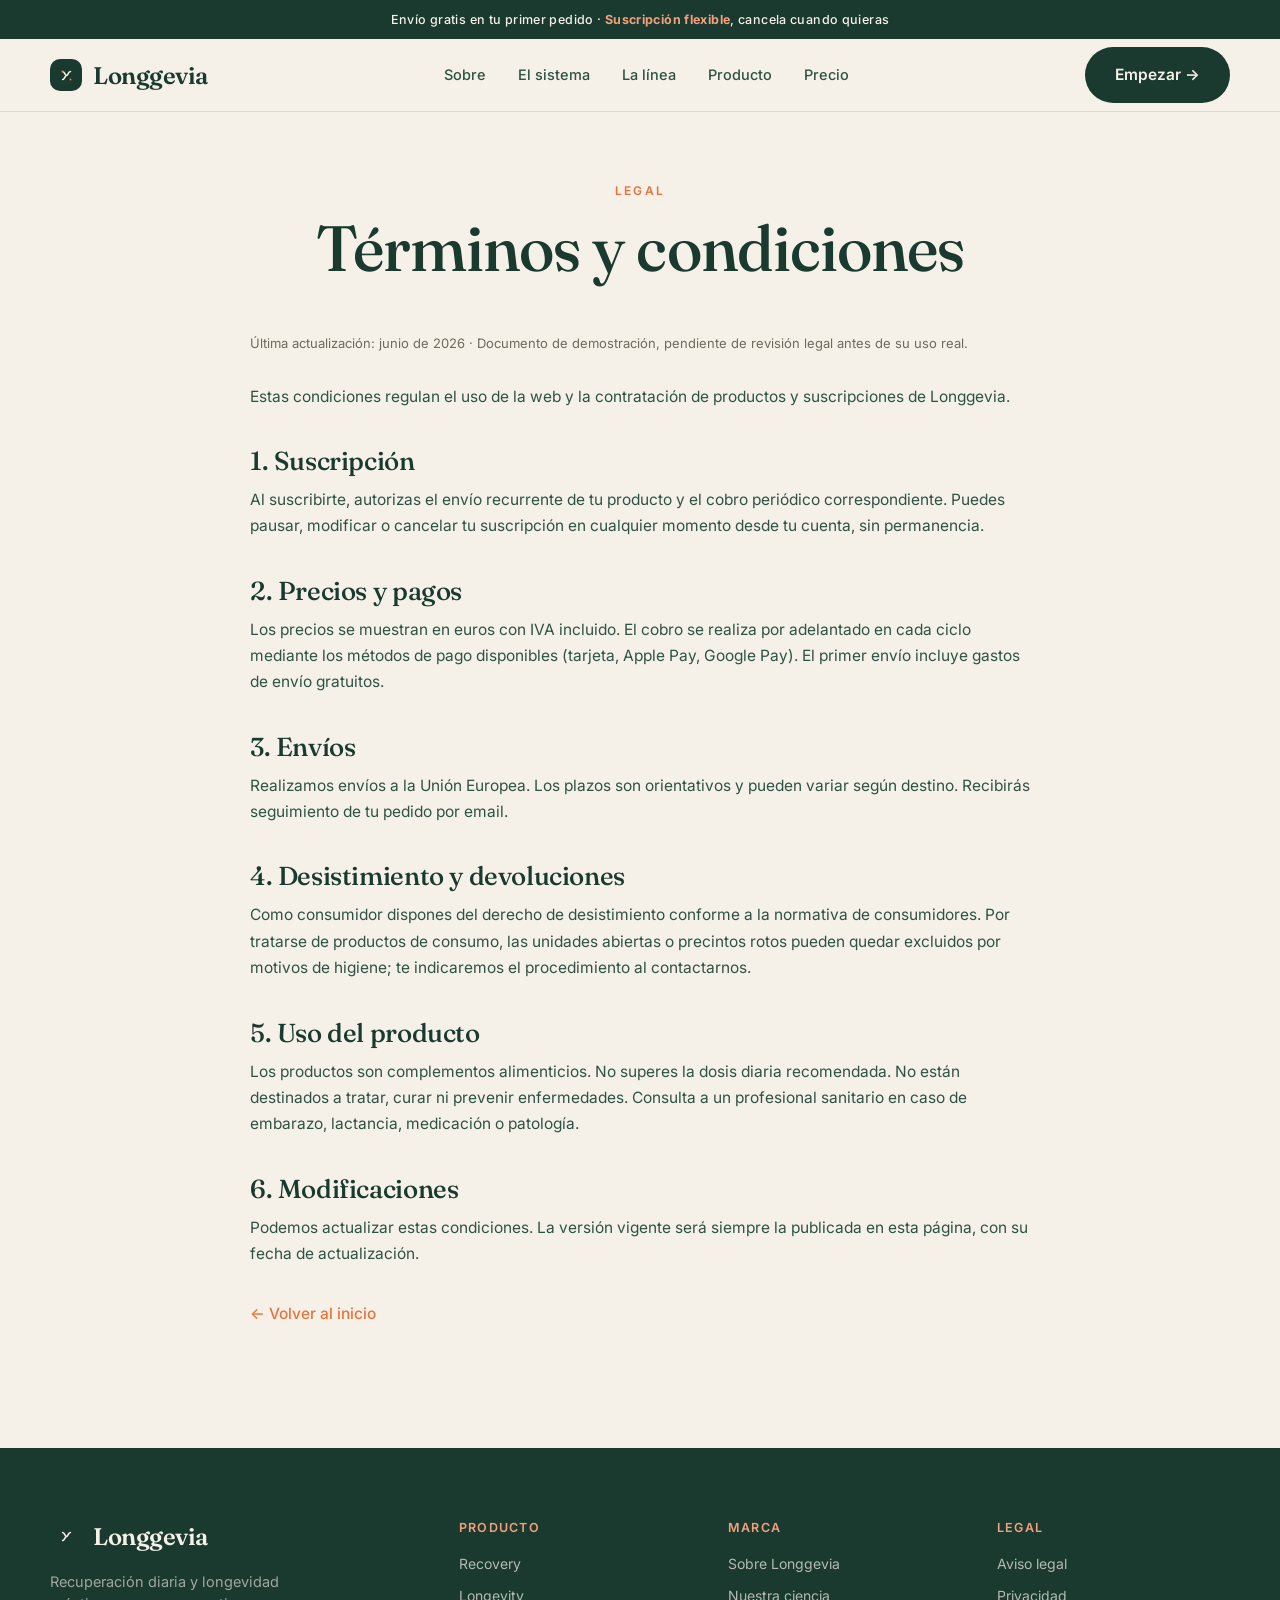
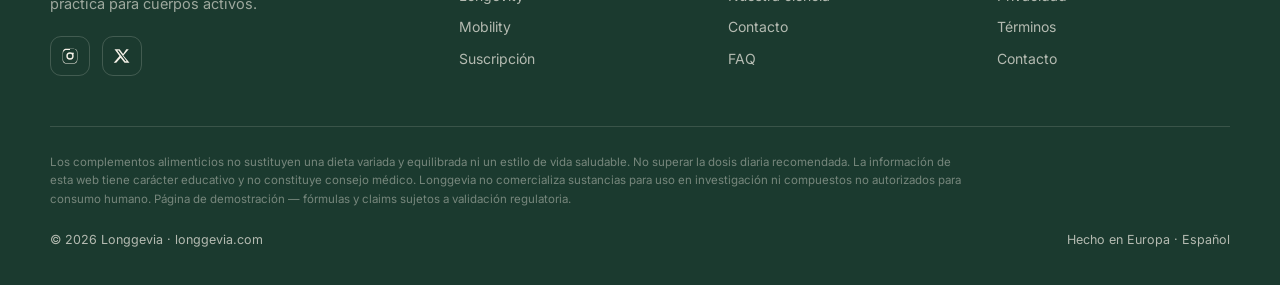
<file: terminos.html>
<!DOCTYPE html>
<html lang="es">
<head>
<meta charset="UTF-8">
<meta name="viewport" content="width=device-width, initial-scale=1.0">
<title>Términos y condiciones · Longgevia</title>
<meta name="description" content="Términos y condiciones de compra y suscripción de Longgevia.">
<link rel="preconnect" href="https://fonts.googleapis.com">
<link rel="preconnect" href="https://fonts.gstatic.com" crossorigin>
<link href="https://fonts.googleapis.com/css2?family=Fraunces:opsz,wght@9..144,300;9..144,400;9..144,500;9..144,600;9..144,700&family=Inter:wght@400;500;600;700&display=swap" rel="stylesheet">
<link rel="stylesheet" href="styles.css">
<link rel="icon" type="image/svg+xml" href="favicon.svg">
<link rel="icon" type="image/png" sizes="32x32" href="favicon-32.png">
<link rel="icon" type="image/png" sizes="16x16" href="favicon-16.png">
<link rel="apple-touch-icon" href="apple-touch-icon.png">
</head>
<body>
<div class="announce">Envío gratis en tu primer pedido · <b>Suscripción flexible</b>, cancela cuando quieras</div>
<nav><div class="wrap nav-in">
  <a class="logo" href="index.html"><span class="mark"><svg viewBox="0 0 24 24" fill="none" stroke="#F5F1E8" stroke-width="2" stroke-linecap="round"><path d="M7 7c3 0 3 5 5 5s2-5 5-5"/><path d="M7 17c3 0 3-5 5-5"/><circle cx="7" cy="7" r="1.3" fill="#E8743B" stroke="none"/><circle cx="17" cy="17" r="1.3" fill="#E8743B" stroke="none"/></svg></span> Longgevia</a>
  <div class="nav-links">
    <a href="sobre.html">Sobre</a><a href="index.html#sistema">El sistema</a><a href="index.html#linea">La línea</a><a href="producto.html">Producto</a><a href="index.html#precio">Precio</a>
  </div>
  <a href="index.html#precio" class="btn btn-primary">Empezar →</a>
</div></nav>
<header class="page-hero"><div class="wrap"><span class="eyebrow">Legal</span><h1>Términos y condiciones</h1></div></header>
<section style="padding-top:20px"><div class="wrap"><div class="prose">
<p class="upd">Última actualización: junio de 2026 · Documento de demostración, pendiente de revisión legal antes de su uso real.</p>
<p>Estas condiciones regulan el uso de la web y la contratación de productos y suscripciones de Longgevia.</p>
<h2>1. Suscripción</h2>
<p>Al suscribirte, autorizas el envío recurrente de tu producto y el cobro periódico correspondiente. Puedes pausar, modificar o cancelar tu suscripción en cualquier momento desde tu cuenta, sin permanencia.</p>
<h2>2. Precios y pagos</h2>
<p>Los precios se muestran en euros con IVA incluido. El cobro se realiza por adelantado en cada ciclo mediante los métodos de pago disponibles (tarjeta, Apple Pay, Google Pay). El primer envío incluye gastos de envío gratuitos.</p>
<h2>3. Envíos</h2>
<p>Realizamos envíos a la Unión Europea. Los plazos son orientativos y pueden variar según destino. Recibirás seguimiento de tu pedido por email.</p>
<h2>4. Desistimiento y devoluciones</h2>
<p>Como consumidor dispones del derecho de desistimiento conforme a la normativa de consumidores. Por tratarse de productos de consumo, las unidades abiertas o precintos rotos pueden quedar excluidos por motivos de higiene; te indicaremos el procedimiento al contactarnos.</p>
<h2>5. Uso del producto</h2>
<p>Los productos son complementos alimenticios. No superes la dosis diaria recomendada. No están destinados a tratar, curar ni prevenir enfermedades. Consulta a un profesional sanitario en caso de embarazo, lactancia, medicación o patología.</p>
<h2>6. Modificaciones</h2>
<p>Podemos actualizar estas condiciones. La versión vigente será siempre la publicada en esta página, con su fecha de actualización.</p>
<p style="margin-top:34px"><a href="index.html">← Volver al inicio</a></p>
</div></div></section>
<footer><div class="wrap">
  <div class="fg">
    <div><div class="logo"><span class="mark"><svg viewBox="0 0 24 24" fill="none" stroke="#F5F1E8" stroke-width="2" stroke-linecap="round"><path d="M7 7c3 0 3 5 5 5s2-5 5-5"/><path d="M7 17c3 0 3-5 5-5"/></svg></span> Longgevia</div><p class="tag">Recuperación diaria y longevidad práctica para cuerpos activos.</p>
        <div class="social">
          <a href="https://www.instagram.com/longgevia" target="_blank" rel="noopener" aria-label="Instagram"><svg viewBox="0 0 24 24"><path d="M12 2.2c3.2 0 3.6 0 4.9.1 1.2.1 1.8.3 2.2.4.6.2 1 .5 1.4.9.4.4.7.8.9 1.4.2.4.4 1 .4 2.2.1 1.3.1 1.7.1 4.9s0 3.6-.1 4.9c-.1 1.2-.3 1.8-.4 2.2-.2.6-.5 1-.9 1.4-.4.4-.8.7-1.4.9-.4.2-1 .4-2.2.4-1.3.1-1.7.1-4.9.1s-3.6 0-4.9-.1c-1.2-.1-1.8-.3-2.2-.4-.6-.2-1-.5-1.4-.9-.4-.4-.7-.8-.9-1.4-.2-.4-.4-1-.4-2.2C2.2 15.6 2.2 15.2 2.2 12s0-3.6.1-4.9c.1-1.2.3-1.8.4-2.2.2-.6.5-1 .9-1.4.4-.4.8-.7 1.4-.9.4-.2 1-.4 2.2-.4C8.4 2.2 8.8 2.2 12 2.2zm0 1.8c-3.1 0-3.5 0-4.7.1-1.1.1-1.7.2-2.1.4-.5.2-.9.4-1.3.8-.4.4-.6.8-.8 1.3-.2.4-.3 1-.4 2.1C2.6 8.5 2.6 8.9 2.6 12s0 3.5.1 4.7c.1 1.1.2 1.7.4 2.1.2.5.4.9.8 1.3.4.4.8.6 1.3.8.4.2 1 .3 2.1.4 1.2.1 1.6.1 4.7.1s3.5 0 4.7-.1c1.1-.1 1.7-.2 2.1-.4.5-.2.9-.4 1.3-.8.4-.4.6-.8.8-1.3.2-.4.3-1 .4-2.1.1-1.2.1-1.6.1-4.7s0-3.5-.1-4.7c-.1-1.1-.2-1.7-.4-2.1-.2-.5-.4-.9-.8-1.3-.4-.4-.8-.6-1.3-.8-.4-.2-1-.3-2.1-.4-1.2-.1-1.6-.1-4.7-.1zm0 3.1a4.9 4.9 0 1 1 0 9.8 4.9 4.9 0 0 1 0-9.8zm0 1.8a3.1 3.1 0 1 0 0 6.2 3.1 3.1 0 0 0 0-6.2zm5.1-.3a1.15 1.15 0 1 1-2.3 0 1.15 1.15 0 0 1 2.3 0z"/></svg></a>
          <a href="https://x.com/longgevia" target="_blank" rel="noopener" aria-label="X"><svg viewBox="0 0 24 24"><path d="M17.7 3h3.3l-7.2 8.3L22 21h-6.6l-5.2-6.8L4.3 21H1l7.7-8.9L2 3h6.8l4.7 6.2L17.7 3zm-1.2 16h1.8L7.6 4.8H5.7L16.5 19z"/></svg></a>
        </div></div>
    <div><h4>Producto</h4><ul><li><a href="producto.html">Recovery</a></li><li><a href="producto.html">Longevity</a></li><li><a href="producto.html">Mobility</a></li><li><a href="index.html#precio">Suscripción</a></li></ul></div>
    <div><h4>Marca</h4><ul><li><a href="sobre.html">Sobre Longgevia</a></li><li><a href="sobre.html#ciencia">Nuestra ciencia</a></li><li><a href="contacto.html">Contacto</a></li><li><a href="index.html#faq">FAQ</a></li></ul></div>
    <div><h4>Legal</h4><ul><li><a href="aviso-legal.html">Aviso legal</a></li><li><a href="privacidad.html">Privacidad</a></li><li><a href="terminos.html">Términos</a></li><li><a href="contacto.html">Contacto</a></li></ul></div>
  </div>
  <p class="disc">Los complementos alimenticios no sustituyen una dieta variada y equilibrada ni un estilo de vida saludable. No superar la dosis diaria recomendada. La información de esta web tiene carácter educativo y no constituye consejo médico. Longgevia no comercializa sustancias para uso en investigación ni compuestos no autorizados para consumo humano. Página de demostración — fórmulas y claims sujetos a validación regulatoria.</p>
  <div class="fb"><span>© 2026 Longgevia · longgevia.com</span><span>Hecho en Europa · Español</span></div>
</div></footer>
</body>
</html>
</file>
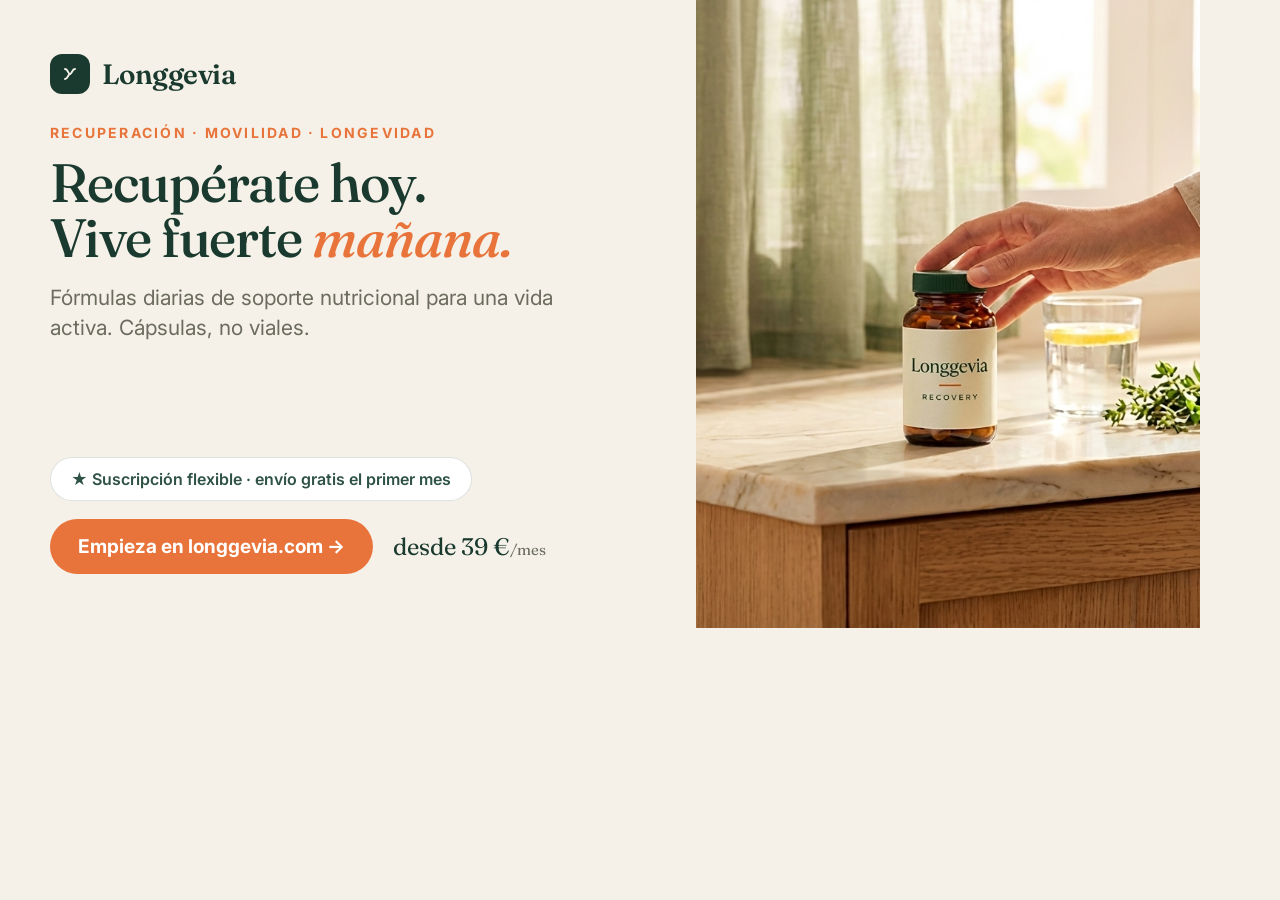
<file: ads/fb-feed.html>
<!DOCTYPE html><html lang="es"><head><meta charset="UTF-8">
<link rel="stylesheet" href="_base.css">
<style>
  body,.ad{width:1200px;height:628px}
  .ad{display:flex}
  .left{width:58%;padding:54px 50px;display:flex;flex-direction:column}
  .left .logo{font-size:28px} .left .logo .mk{width:40px;height:40px} .left .logo .mk svg{width:24px;height:24px}
  .left .eyebrow{font-size:14px;margin:30px 0 14px}
  h1{font-size:54px;margin-bottom:18px}
  .sub{font-size:21px;line-height:1.4;max-width:95%}
  .bottom{margin-top:auto}
  .pill{font-size:16px;padding:11px 20px;margin-bottom:18px}
  .row{display:flex;align-items:center;gap:20px}
  .cta{font-size:19px;padding:16px 28px}
  .price{font-family:var(--serif);font-size:24px;color:var(--green)} .price small{font-size:15px;color:var(--muted)}
  .right{width:42%;position:relative;overflow:hidden;background:var(--cream2)}
  .right img{width:100%;height:100%;object-fit:cover}
  .right .arch{inset:auto -40px -40px -40px;height:55%;opacity:.5}
</style></head><body>
<div class="ad">
  <div class="left">
    <div class="logo"><span class="mk"><svg viewBox="0 0 24 24" fill="none" stroke-width="2" stroke-linecap="round"><path d="M7 7c3 0 3 5 5 5s2-5 5-5"/><path d="M7 17c3 0 3-5 5-5"/></svg></span>Longgevia</div>
    <span class="eyebrow">Recuperación · Movilidad · Longevidad</span>
    <h1>Recupérate hoy.<br>Vive fuerte <em>mañana.</em></h1>
    <p class="sub">Fórmulas diarias de soporte nutricional para una vida activa. Cápsulas, no viales.</p>
    <div class="bottom">
      <span class="pill">★ Suscripción flexible · envío gratis el primer mes</span>
      <div class="row">
        <span class="cta">Empieza en longgevia.com →</span>
        <span class="price">desde 39 €<small>/mes</small></span>
      </div>
    </div>
  </div>
  <div class="right">
    <img src="../assets/life_labeled.png" alt="">
  </div>
</div>
</body></html>
</file>
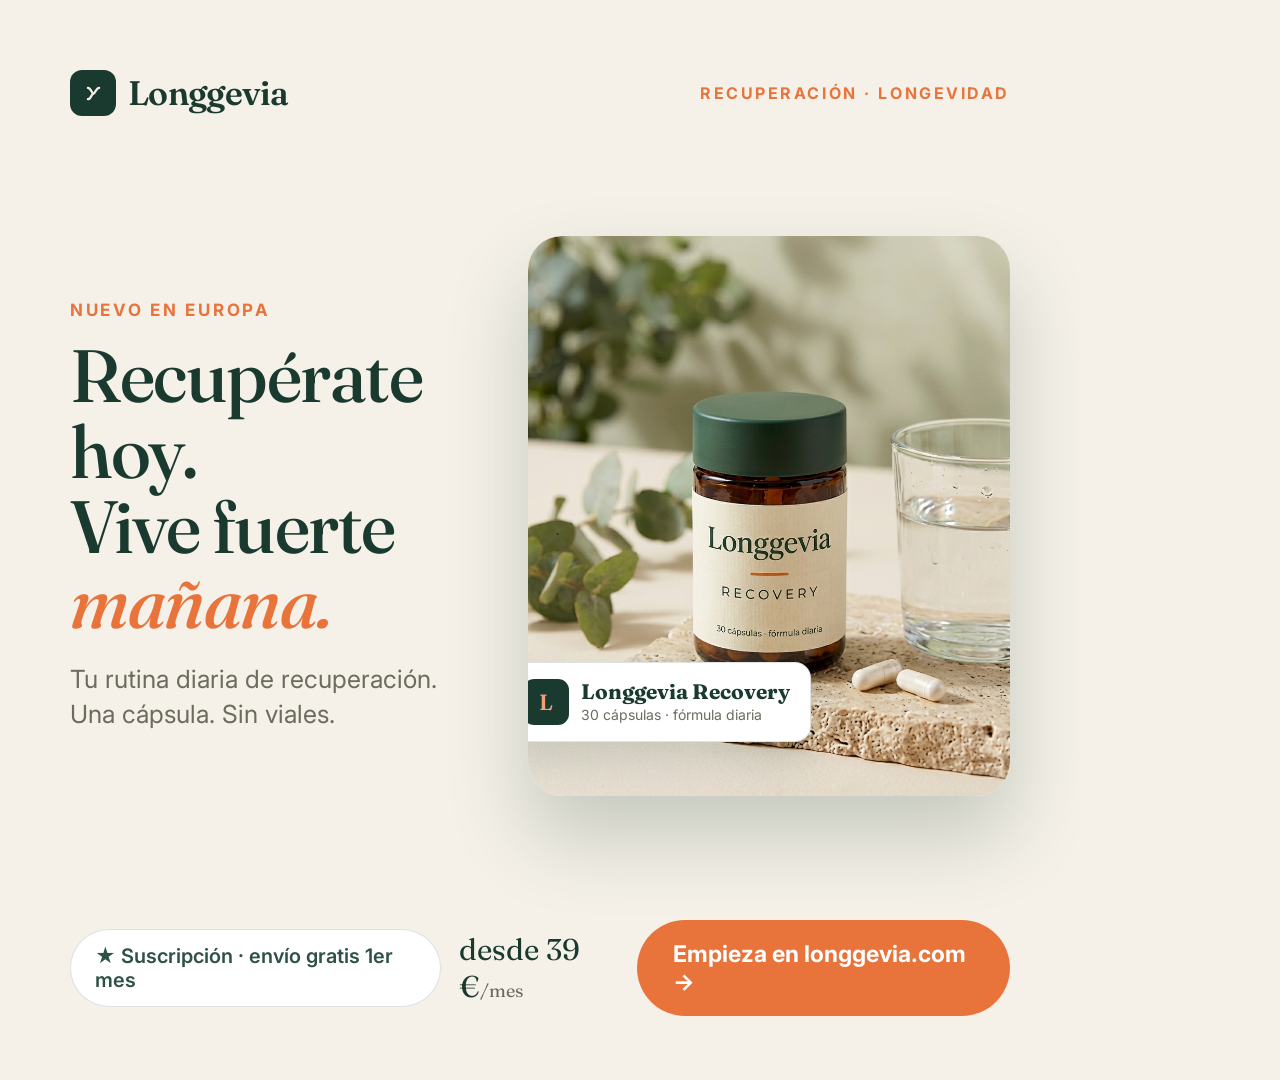
<file: ads/ig-square.html>
<!DOCTYPE html><html lang="es"><head><meta charset="UTF-8">
<link rel="stylesheet" href="_base.css">
<style>
  body,.ad{width:1080px;height:1080px}
  .ad{padding:70px 70px 64px;display:flex;flex-direction:column}
  .top{display:flex;justify-content:space-between;align-items:center}
  .logo{font-size:34px} .logo .mk{width:46px;height:46px} .logo .mk svg{width:27px;height:27px}
  .top .eyebrow{font-size:16px}
  .mid{flex:1;display:flex;align-items:center;gap:48px;margin-top:30px}
  .copy{width:46%}
  .copy .eyebrow{font-size:17px}
  h1{font-size:74px;margin:18px 0 22px}
  .sub{font-size:25px;line-height:1.4}
  .frame{width:54%;height:560px}
  .arch{inset:-30px -30px auto -30px;height:62%}
  .tag{left:-26px;bottom:54px;padding:16px 20px}
  .tag .sw{width:46px;height:46px;font-size:22px} .tag b{font-size:21px} .tag span{font-size:14px}
  .bottom{display:flex;align-items:center;justify-content:space-between;margin-top:34px}
  .offer{display:flex;align-items:center;gap:18px}
  .pill{font-size:20px;padding:14px 24px}
  .cta{font-size:23px;padding:20px 36px}
  .price{font-family:var(--serif);font-size:30px;color:var(--green)} .price small{font-size:18px;color:var(--muted)}
</style></head><body>
<div class="ad">
  <div class="top">
    <div class="logo"><span class="mk"><svg viewBox="0 0 24 24" fill="none" stroke-width="2" stroke-linecap="round"><path d="M7 7c3 0 3 5 5 5s2-5 5-5"/><path d="M7 17c3 0 3-5 5-5"/></svg></span>Longgevia</div>
    <span class="eyebrow">Recuperación · Longevidad</span>
  </div>
  <div class="mid">
    <div class="copy">
      <span class="eyebrow">Nuevo en Europa</span>
      <h1>Recupérate hoy.<br>Vive fuerte <em>mañana.</em></h1>
      <p class="sub">Tu rutina diaria de recuperación. Una cápsula. Sin viales.</p>
    </div>
    <div class="frame" style="position:relative">
      <div class="arch"></div>
      <div class="frame" style="width:100%;height:100%;box-shadow:none;border-radius:34px"><img src="../assets/lab_recovery.png" alt=""></div>
      <div class="tag"><span class="sw">L</span><div><b>Longgevia Recovery</b><span>30 cápsulas · fórmula diaria</span></div></div>
    </div>
  </div>
  <div class="bottom">
    <div class="offer">
      <span class="pill">★ Suscripción · envío gratis 1er mes</span>
      <span class="price">desde 39 €<small>/mes</small></span>
    </div>
    <span class="cta">Empieza en longgevia.com →</span>
  </div>
</div>
</body></html>
</file>
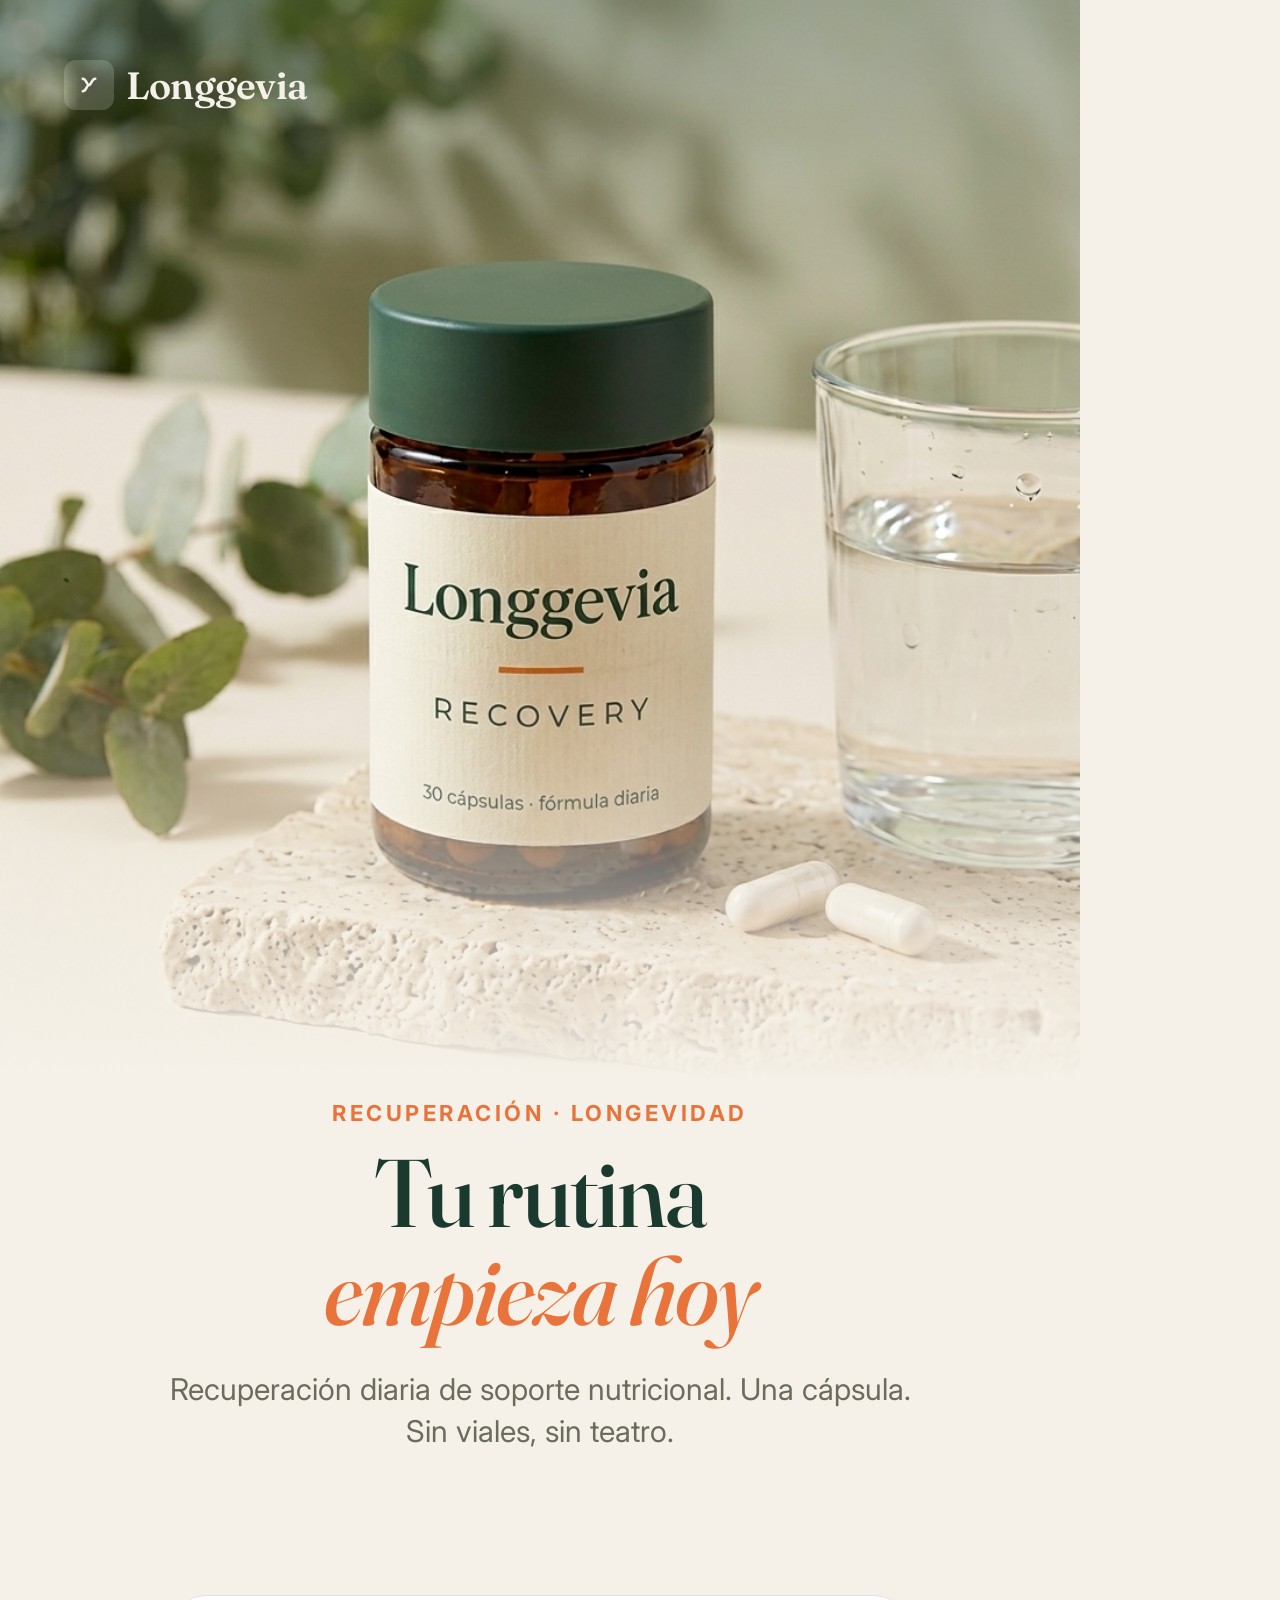
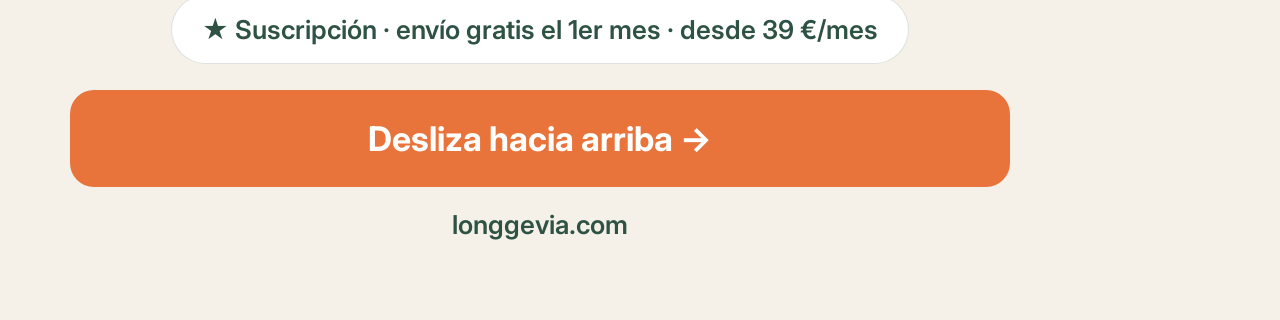
<file: ads/ig-story.html>
<!DOCTYPE html><html lang="es"><head><meta charset="UTF-8">
<link rel="stylesheet" href="_base.css">
<style>
  body,.ad{width:1080px;height:1920px}
  .ad{display:flex;flex-direction:column}
  .imgwrap{height:1080px;position:relative;overflow:hidden}
  .imgwrap img{width:100%;height:100%;object-fit:cover}
  .imgwrap .grad{position:absolute;inset:0;background:linear-gradient(180deg,rgba(27,58,47,.28),transparent 30%,transparent 62%,var(--cream))}
  .imgwrap .logo{position:absolute;top:60px;left:64px;font-size:38px;color:var(--cream)}
  .imgwrap .logo .mk{width:50px;height:50px;background:rgba(245,241,232,.18)} .imgwrap .logo .mk svg{width:30px;height:30px;stroke:var(--cream)}
  .panel{flex:1;padding:20px 70px 80px;text-align:center;display:flex;flex-direction:column;align-items:center;justify-content:flex-start}
  .panel .eyebrow{font-size:22px;margin-bottom:18px}
  h1{font-size:96px} h1 em{display:block}
  .sub{font-size:30px;margin:28px 0 0;max-width:760px;line-height:1.4}
  .offerbox{margin-top:auto;width:100%}
  .pill{font-size:26px;padding:18px 30px;margin-bottom:26px}
  .cta{font-size:34px;padding:28px 0;width:100%;justify-content:center;border-radius:24px}
  .url{display:block;margin-top:22px;font-size:26px}
</style></head><body>
<div class="ad">
  <div class="imgwrap">
    <img src="../assets/lab_recovery.png" alt="">
    <div class="grad"></div>
    <div class="logo"><span class="mk"><svg viewBox="0 0 24 24" fill="none" stroke-width="2" stroke-linecap="round"><path d="M7 7c3 0 3 5 5 5s2-5 5-5"/><path d="M7 17c3 0 3-5 5-5"/></svg></span>Longgevia</div>
  </div>
  <div class="panel">
    <span class="eyebrow">Recuperación · Longevidad</span>
    <h1>Tu rutina<em><span style="color:var(--orange)">empieza hoy</span></em></h1>
    <p class="sub">Recuperación diaria de soporte nutricional. Una cápsula. Sin viales, sin teatro.</p>
    <div class="offerbox">
      <span class="pill">★ Suscripción · envío gratis el 1er mes · desde 39 €/mes</span>
      <span class="cta">Desliza hacia arriba →</span>
      <span class="url">longgevia.com</span>
    </div>
  </div>
</div>
</body></html>
</file>
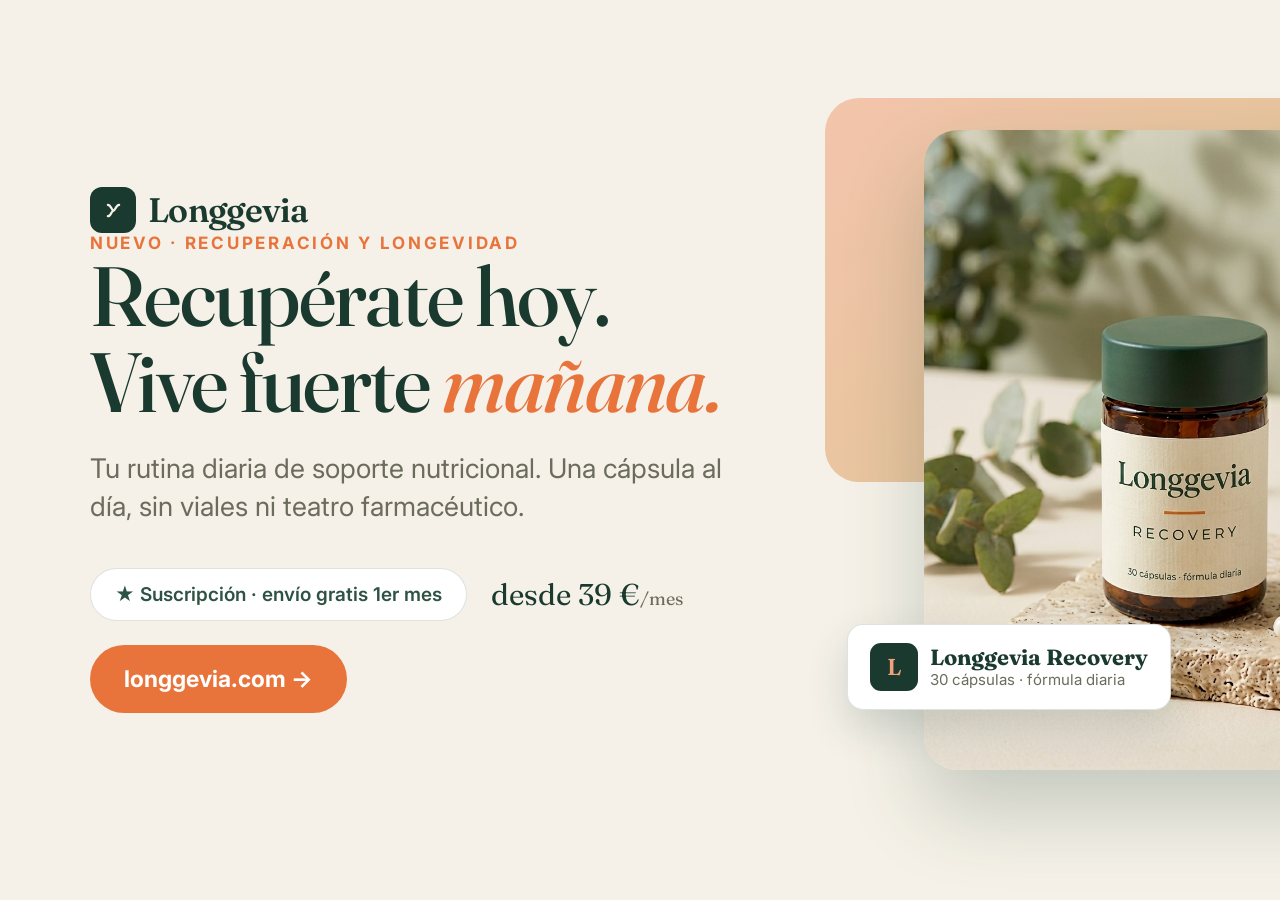
<file: ads/x-post.html>
<!DOCTYPE html><html lang="es"><head><meta charset="UTF-8">
<link rel="stylesheet" href="_base.css">
<style>
  body,.ad{width:1600px;height:900px}
  .ad{display:flex;align-items:center;gap:60px;padding:80px 90px}
  .copy{width:52%}
  .copy .logo{font-size:34px} .copy .logo .mk{width:46px;height:46px} .copy .logo .mk svg{width:27px;height:27px}
  .copy .eyebrow{font-size:17px;margin:36px 0 18px}
  h1{font-size:84px;margin-bottom:26px}
  .sub{font-size:27px;line-height:1.4;max-width:92%}
  .bottom{margin-top:42px;display:flex;align-items:center;gap:24px;flex-wrap:wrap}
  .pill{font-size:19px;padding:14px 24px}
  .cta{font-size:23px;padding:20px 34px}
  .price{font-family:var(--serif);font-size:30px;color:var(--green)} .price small{font-size:18px;color:var(--muted)}
  .visual{width:48%;position:relative;display:flex;justify-content:center}
  .frame{width:520px;height:640px}
  .arch{inset:-32px -32px auto -32px;height:60%}
  .tag{left:-10px;bottom:60px;padding:18px 22px}
  .tag .sw{width:48px;height:48px;font-size:23px} .tag b{font-size:22px} .tag span{font-size:15px}
</style></head><body>
<div class="ad">
  <div class="copy">
    <div class="logo"><span class="mk"><svg viewBox="0 0 24 24" fill="none" stroke-width="2" stroke-linecap="round"><path d="M7 7c3 0 3 5 5 5s2-5 5-5"/><path d="M7 17c3 0 3-5 5-5"/></svg></span>Longgevia</div>
    <span class="eyebrow">Nuevo · Recuperación y longevidad</span>
    <h1>Recupérate hoy.<br>Vive fuerte <em>mañana.</em></h1>
    <p class="sub">Tu rutina diaria de soporte nutricional. Una cápsula al día, sin viales ni teatro farmacéutico.</p>
    <div class="bottom">
      <span class="pill">★ Suscripción · envío gratis 1er mes</span>
      <span class="price">desde 39 €<small>/mes</small></span>
      <span class="cta">longgevia.com →</span>
    </div>
  </div>
  <div class="visual">
    <div class="arch" style="width:520px"></div>
    <div class="frame"><img src="../assets/lab_recovery.png" alt=""></div>
    <div class="tag"><span class="sw">L</span><div><b>Longgevia Recovery</b><span>30 cápsulas · fórmula diaria</span></div></div>
  </div>
</div>
</body></html>
</file>
<file: styles.css>
:root{
    --cream:#F5F1E8; --cream-2:#EEE6D5; --cream-3:#E6DAC2;
    --green:#1B3A2F; --green-2:#2E5244; --green-soft:#5C7567;
    --orange:#E8743B; --orange-soft:#F2A07A; --gold:#C9A24B;
    --ink:#1C1C15; --muted:#6B6B5E; --line:rgba(27,58,47,.13);
    --r:18px; --r-lg:30px; --r-xl:42px; --maxw:1240px;
    --serif:'Fraunces',Georgia,serif; --sans:'Inter',-apple-system,BlinkMacSystemFont,sans-serif;
  }
  *{box-sizing:border-box;margin:0;padding:0}
  html{scroll-behavior:smooth}
  body{font-family:var(--sans);background:var(--cream);color:var(--ink);line-height:1.55;-webkit-font-smoothing:antialiased;font-size:17px;overflow-x:hidden}
  h1,h2,h3{font-family:var(--serif);font-weight:500;line-height:1.04;letter-spacing:-.015em;color:var(--green)}
  a{color:inherit;text-decoration:none}
  img{max-width:100%;display:block}
  .wrap{max-width:var(--maxw);margin:0 auto;padding:0 30px}
  .eyebrow{font-family:var(--sans);font-weight:600;font-size:12px;letter-spacing:.18em;text-transform:uppercase;color:var(--orange)}
  .btn{display:inline-flex;align-items:center;gap:9px;font-weight:600;font-size:15.5px;padding:16px 30px;border-radius:100px;border:none;cursor:pointer;transition:.22s;font-family:var(--sans)}
  .btn-primary{background:var(--green);color:var(--cream)}
  .btn-primary:hover{background:#13271e;transform:translateY(-2px)}
  .btn-accent{background:var(--orange);color:#fff;box-shadow:0 10px 26px rgba(232,116,59,.32)}
  .btn-accent:hover{background:#d9612a;transform:translateY(-2px)}
  .btn-ghost{background:transparent;color:var(--green);border:1.5px solid var(--line)}
  .btn-ghost:hover{border-color:var(--green)}

  /* reveal */
  .reveal{opacity:0;transform:translateY(26px);transition:opacity .7s cubic-bezier(.2,.7,.2,1),transform .7s cubic-bezier(.2,.7,.2,1)}
  .reveal.in{opacity:1;transform:none}

  /* announce + nav */
  .announce{background:var(--green);color:var(--cream);text-align:center;font-size:12.5px;font-weight:500;padding:10px 16px;letter-spacing:.03em}
  .announce b{color:var(--orange-soft)}
  nav{position:sticky;top:0;z-index:60;background:rgba(245,241,232,.78);backdrop-filter:blur(16px);border-bottom:1px solid var(--line)}
  .nav-in{display:flex;align-items:center;justify-content:space-between;height:72px}
  .logo{display:flex;align-items:center;gap:11px;font-family:var(--serif);font-size:24px;font-weight:600;color:var(--green);letter-spacing:-.02em}
  .logo .mark{width:32px;height:32px;border-radius:10px;background:var(--green);display:grid;place-items:center}
  .logo .mark svg{width:19px;height:19px}
  .nav-links{display:flex;gap:32px;font-size:14.5px;font-weight:500;color:var(--green-2)}
  .nav-links a:hover{color:var(--orange)}
  @media(max-width:880px){.nav-links{display:none}}

  /* HERO */
  .hero{position:relative;padding:70px 0 30px}
  .hero-grid{display:grid;grid-template-columns:1.02fr .98fr;gap:50px;align-items:center}
  .pill{display:inline-flex;align-items:center;gap:9px;background:#fff;border:1px solid var(--line);border-radius:100px;padding:7px 15px 7px 9px;font-size:13px;font-weight:600;color:var(--green-2);margin-bottom:26px}
  .pill .st{color:var(--orange);letter-spacing:1px}
  .hero h1{font-size:clamp(44px,6.4vw,82px);font-weight:500;margin-bottom:0}
  .hero h1 em{font-style:italic;font-weight:400;color:var(--orange)}
  .hero .sub{font-size:19px;color:var(--muted);margin:26px 0 34px;max-width:470px}
  .hero-cta{display:flex;gap:14px;flex-wrap:wrap}
  .hero-mini{display:flex;gap:26px;margin-top:36px;flex-wrap:wrap}
  .hero-mini div{font-size:13px;color:var(--green-2);font-weight:500;display:flex;gap:8px;align-items:center}
  .hero-mini svg{width:16px;height:16px;color:var(--orange)}
  .hero-media{position:relative}
  .hero-media .frame{border-radius:var(--r-xl);overflow:hidden;position:relative;z-index:2;box-shadow:0 40px 80px rgba(27,58,47,.20)}
  .hero-media .frame img{width:100%;height:560px;object-fit:cover}
  .hero-media .arch{position:absolute;inset:-26px -26px auto -26px;height:60%;background:linear-gradient(135deg,var(--orange-soft),var(--gold));border-radius:var(--r-xl);z-index:1;opacity:.5;filter:blur(2px)}
  .prod-tag{position:absolute;z-index:3;left:-22px;bottom:46px;background:#fff;border:1px solid var(--line);border-radius:18px;padding:15px 18px;box-shadow:0 18px 40px rgba(27,58,47,.16);display:flex;align-items:center;gap:13px}
  .prod-tag .sw{width:42px;height:42px;border-radius:11px;background:var(--green);display:grid;place-items:center;color:var(--orange-soft);font-family:var(--serif);font-weight:600}
  .prod-tag b{font-size:15px;color:var(--green);display:block;font-family:var(--serif)}
  .prod-tag span{font-size:12px;color:var(--muted)}
  .rate-tag{position:absolute;z-index:3;right:18px;top:24px;background:rgba(27,58,47,.86);backdrop-filter:blur(6px);color:var(--cream);border-radius:14px;padding:11px 15px;font-size:12.5px;font-weight:500}
  .rate-tag b{color:var(--orange-soft)}
  @media(max-width:880px){.hero-grid{grid-template-columns:1fr;gap:34px}.hero-media .frame img{height:420px}.hero-media{order:-1}}

  /* MARQUEE */
  .marq{border-top:1px solid var(--line);border-bottom:1px solid var(--line);padding:20px 0;margin-top:40px;overflow:hidden;background:var(--cream-2)}
  .marq-track{display:flex;gap:40px;white-space:nowrap;width:max-content;animation:scroll 28s linear infinite}
  .marq-track span{font-family:var(--serif);font-style:italic;font-size:22px;color:var(--green-soft);display:flex;align-items:center;gap:40px}
  .marq-track span::after{content:"✦";color:var(--orange);font-style:normal;font-size:13px}
  @keyframes scroll{to{transform:translateX(-50%)}}

  /* STATS */
  .stats{padding:84px 0 40px}
  .stat-grid{display:grid;grid-template-columns:repeat(4,1fr);gap:24px}
  .stat{text-align:center;padding:10px}
  .stat .n{font-family:var(--serif);font-size:clamp(42px,5vw,62px);color:var(--green);font-weight:500;line-height:1}
  .stat .n em{color:var(--orange);font-style:normal}
  .stat p{font-size:14px;color:var(--muted);margin-top:10px}
  @media(max-width:880px){.stat-grid{grid-template-columns:1fr 1fr;gap:34px 20px}}

  /* SECTION */
  section{padding:90px 0}
  .head{max-width:680px;margin-bottom:54px}
  .head.ctr{text-align:center;margin-left:auto;margin-right:auto}
  .head h2{font-size:clamp(32px,4.2vw,54px);margin:16px 0}
  .head p{color:var(--muted);font-size:18px}

  /* BENTO */
  .bento{display:grid;grid-template-columns:repeat(4,1fr);grid-auto-rows:200px;gap:20px}
  .tile{border-radius:var(--r-lg);padding:30px;border:1px solid var(--line);position:relative;overflow:hidden;background:var(--cream-2)}
  .tile h3{font-size:23px;margin-bottom:8px}
  .tile p{font-size:14.5px;color:var(--muted)}
  .t-img{grid-column:span 2;grid-row:span 2;padding:0;border:none}
  .t-img img{width:100%;height:100%;object-fit:cover}
  .t-img .cap{position:absolute;left:24px;bottom:22px;background:rgba(245,241,232,.92);backdrop-filter:blur(4px);border-radius:14px;padding:13px 17px}
  .t-img .cap b{font-family:var(--serif);font-size:17px;color:var(--green);display:block}
  .t-img .cap span{font-size:12.5px;color:var(--muted)}
  .t-green{background:var(--green);color:var(--cream);grid-column:span 2}
  .t-green h3{color:var(--cream)} .t-green p{color:rgba(245,241,232,.72)}
  .t-green .big{font-family:var(--serif);font-size:50px;color:var(--orange-soft);line-height:1;margin-bottom:6px}
  .t-orange{background:var(--orange);color:#fff}
  .t-orange h3{color:#fff} .t-orange p{color:rgba(255,255,255,.88)}
  .t-list ul{list-style:none;margin-top:6px}
  .t-list li{font-size:13.5px;color:var(--green-2);padding:5px 0;border-bottom:1px dashed var(--line);display:flex;justify-content:space-between}
  .t-list li span{color:var(--muted)}
  .t-quote{grid-column:span 2;display:flex;flex-direction:column;justify-content:center;background:#fff}
  .t-quote p{font-family:var(--serif);font-size:21px;color:var(--green);font-style:italic;line-height:1.3;margin-bottom:14px}
  .t-quote .who{font-size:13px;color:var(--muted);font-weight:600}
  @media(max-width:880px){.bento{grid-template-columns:1fr 1fr;grid-auto-rows:180px}.t-img,.t-green,.t-quote{grid-column:span 2}}

  /* LINE */
  .line{display:grid;grid-template-columns:repeat(3,1fr);gap:22px}
  .pcard{background:var(--cream-2);border:1px solid var(--line);border-radius:var(--r-lg);overflow:hidden;transition:.25s;display:flex;flex-direction:column}
  .pcard:hover{transform:translateY(-7px);box-shadow:0 30px 56px rgba(27,58,47,.13)}
  .pcard .ph{height:230px;position:relative;overflow:hidden;background:var(--cream-3)}
  .pcard .ph img{width:100%;height:100%;object-fit:cover;transition:.5s}
  .pcard:hover .ph img{transform:scale(1.05)}
  .pcard .ph .acc{position:absolute;top:16px;left:16px;width:36px;height:6px;border-radius:4px}
  .pcard .ph .badge{position:absolute;top:14px;right:14px;background:#fff;border:1px solid var(--line);font-size:10.5px;font-weight:700;letter-spacing:.08em;text-transform:uppercase;color:var(--orange);padding:5px 11px;border-radius:100px}
  .pcard .bd{padding:26px 26px 28px;flex:1;display:flex;flex-direction:column}
  .pcard h3{font-size:26px;margin-bottom:4px}
  .pcard .role{font-size:12px;font-weight:600;letter-spacing:.06em;text-transform:uppercase;color:var(--green-soft);margin-bottom:13px}
  .pcard .ings{font-size:14px;color:var(--muted);flex:1;margin-bottom:18px}
  .pcard .pr{display:flex;align-items:baseline;justify-content:space-between;margin-bottom:16px}
  .pcard .pr b{font-family:var(--serif);font-size:27px;color:var(--green);font-weight:500}
  .pcard .pr b small{font-size:13px;color:var(--muted);font-family:var(--sans)}
  @media(max-width:880px){.line{grid-template-columns:1fr}}

  /* PROTOCOL timeline */
  .proto{background:var(--green);border-radius:var(--r-xl);padding:64px 56px;color:var(--cream)}
  .proto .head h2{color:var(--cream)} .proto .head .eyebrow{color:var(--orange-soft)} .proto .head p{color:rgba(245,241,232,.72)}
  .tl{display:grid;grid-template-columns:repeat(3,1fr);gap:30px;margin-top:46px;position:relative}
  .tl-step{position:relative}
  .tl-step .num{width:48px;height:48px;border-radius:50%;background:rgba(245,241,232,.08);border:1px solid rgba(245,241,232,.2);display:grid;place-items:center;font-family:var(--serif);font-size:20px;color:var(--orange-soft);margin-bottom:18px}
  .tl-step h3{color:var(--cream);font-size:21px;margin-bottom:8px}
  .tl-step p{color:rgba(245,241,232,.68);font-size:14.5px}
  @media(max-width:880px){.proto{padding:42px 28px}.tl{grid-template-columns:1fr;gap:28px}}

  /* SCIENCE split */
  .split{display:grid;grid-template-columns:.9fr 1.1fr;gap:50px;align-items:center}
  .split .pic{border-radius:var(--r-xl);overflow:hidden;box-shadow:0 30px 60px rgba(27,58,47,.16)}
  .split .pic img{width:100%;height:480px;object-fit:cover}
  .chips{display:flex;flex-wrap:wrap;gap:10px;margin-top:24px}
  .chip{background:var(--cream-2);border:1px solid var(--line);border-radius:100px;padding:9px 16px;font-size:13.5px;font-weight:500;color:var(--green-2)}
  .chip b{color:var(--orange)}
  @media(max-width:880px){.split{grid-template-columns:1fr;gap:30px}.split .pic img{height:360px}}

  /* PRICING */
  .price-card{background:var(--cream-2);border:1px solid var(--line);border-radius:var(--r-xl);overflow:hidden;display:grid;grid-template-columns:1.1fr .9fr}
  .pc-l{padding:58px 52px}
  .pc-l h2{font-size:clamp(30px,3.4vw,42px);margin:14px 0 18px}
  .pc-l ul{list-style:none;margin-top:22px}
  .pc-l li{display:flex;gap:12px;align-items:flex-start;margin-bottom:13px;font-size:15.5px;color:var(--green-2)}
  .pc-l li svg{width:20px;height:20px;color:var(--orange);flex-shrink:0;margin-top:2px}
  .pc-r{background:var(--green);color:var(--cream);padding:58px 46px;display:flex;flex-direction:column;justify-content:center}
  .pc-r .plan{font-size:12.5px;letter-spacing:.12em;text-transform:uppercase;color:var(--orange-soft);font-weight:600}
  .pc-r .amt{font-family:var(--serif);font-size:62px;line-height:1;margin:14px 0 2px}
  .pc-r .amt small{font-size:18px;color:rgba(245,241,232,.7);font-family:var(--sans)}
  .pc-r .strike{font-size:14px;color:rgba(245,241,232,.6);margin-bottom:26px}
  .pc-r .strike s{margin-right:8px}
  .pc-r .btn-accent{width:100%;justify-content:center}
  .pc-r .re{font-size:12px;color:rgba(245,241,232,.6);text-align:center;margin-top:13px}
  @media(max-width:880px){.price-card{grid-template-columns:1fr}.pc-l{padding:40px 28px}}

  /* FAQ */
  .faq{max-width:820px;margin:0 auto}
  details{border-bottom:1px solid var(--line);padding:24px 4px}
  summary{font-family:var(--serif);font-size:21px;color:var(--green);cursor:pointer;list-style:none;display:flex;justify-content:space-between;gap:20px;align-items:center}
  summary::-webkit-details-marker{display:none}
  summary::after{content:"+";font-size:27px;color:var(--orange);font-weight:300}
  details[open] summary::after{content:"–"}
  details p{color:var(--muted);font-size:15.5px;margin-top:14px;max-width:92%}

  /* CTA */
  .cta{background:var(--orange);border-radius:var(--r-xl);padding:70px 50px;text-align:center;color:#fff;position:relative;overflow:hidden}
  .cta h2{color:#fff;font-size:clamp(30px,4vw,52px)}
  .cta p{color:rgba(255,255,255,.92);font-size:18px;margin:16px auto 30px;max-width:540px}
  .cta .btn{background:var(--green);color:var(--cream)} .cta .btn:hover{background:#13271e}

  /* FOOTER */
  footer{background:var(--green);color:rgba(245,241,232,.7);padding:70px 0 36px;margin-top:30px}
  .fg{display:grid;grid-template-columns:1.6fr 1fr 1fr 1fr;gap:36px;padding-bottom:46px;border-bottom:1px solid rgba(245,241,232,.14)}
  footer .logo{color:var(--cream)}
  footer h4{font-family:var(--sans);font-size:12.5px;letter-spacing:.1em;text-transform:uppercase;color:var(--orange-soft);margin-bottom:16px;font-weight:600}
  footer ul{list-style:none} footer li{margin-bottom:10px;font-size:14px} footer a:hover{color:var(--cream)}
  footer .tag{font-size:14.5px;margin-top:16px;max-width:280px;color:rgba(245,241,232,.6)}
  .disc{font-size:11.5px;color:rgba(245,241,232,.42);line-height:1.6;padding-top:26px;max-width:920px}
  .fb{display:flex;justify-content:space-between;padding-top:22px;font-size:12.5px;flex-wrap:wrap;gap:12px}
  @media(max-width:880px){.fg{grid-template-columns:1fr 1fr}}

  /* ===== shared page header ===== */
  .page-hero{padding:70px 0 30px;text-align:center}
  .page-hero .eyebrow{display:block;margin-bottom:14px}
  .page-hero h1{font-size:clamp(38px,5vw,64px);font-weight:500}
  .page-hero p{color:var(--muted);font-size:19px;max-width:620px;margin:20px auto 0}
  .crumb{font-size:13px;color:var(--muted);margin-bottom:8px}
  .crumb a:hover{color:var(--orange)}

  /* ===== pricing tiers ===== */
  .tiers{display:grid;grid-template-columns:repeat(3,1fr);gap:22px;align-items:stretch}
  .tier{background:var(--cream-2);border:1px solid var(--line);border-radius:var(--r-lg);padding:34px 30px;display:flex;flex-direction:column;position:relative;transition:.25s}
  .tier:hover{transform:translateY(-6px);box-shadow:0 26px 50px rgba(27,58,47,.12)}
  .tier.feat{background:var(--green);color:var(--cream);border-color:var(--green)}
  .tier.feat h3,.tier.feat .amt{color:var(--cream)}
  .tier.feat .tier-sub,.tier.feat li{color:rgba(245,241,232,.78)}
  .tier .flag{position:absolute;top:-13px;left:50%;transform:translateX(-50%);background:var(--orange);color:#fff;font-size:11px;font-weight:700;letter-spacing:.06em;text-transform:uppercase;padding:6px 16px;border-radius:100px}
  .tier h3{font-size:23px;margin-bottom:4px}
  .tier .tier-sub{font-size:13.5px;color:var(--muted);margin-bottom:18px}
  .tier .amt{font-family:var(--serif);font-size:46px;color:var(--green);line-height:1;margin-bottom:4px}
  .tier .amt small{font-size:15px;color:var(--muted);font-family:var(--sans)}
  .tier .save{font-size:12.5px;font-weight:600;color:var(--orange);margin-bottom:20px}
  .tier.feat .save{color:var(--orange-soft)}
  .tier ul{list-style:none;margin:0 0 24px;flex:1}
  .tier li{font-size:14px;color:var(--green-2);padding:7px 0;display:flex;gap:9px;align-items:flex-start}
  .tier li svg{width:17px;height:17px;color:var(--orange);flex-shrink:0;margin-top:2px}
  .tier.feat li svg{color:var(--orange-soft)}
  .tier .btn{width:100%;justify-content:center}
  @media(max-width:880px){.tiers{grid-template-columns:1fr}}

  /* toggle + guarantee */
  .pay-note{text-align:center;margin-top:34px;font-size:14px;color:var(--muted)}
  .guarantee{display:flex;align-items:center;gap:18px;background:var(--cream-2);border:1px solid var(--line);border-radius:var(--r-lg);padding:26px 30px;margin-top:36px}
  .guarantee .g-ic{width:50px;height:50px;border-radius:14px;background:var(--green);display:grid;place-items:center;flex-shrink:0}
  .guarantee .g-ic svg{width:26px;height:26px;color:var(--orange-soft)}
  .guarantee b{font-family:var(--serif);font-size:18px;color:var(--green)}
  .guarantee p{font-size:14px;color:var(--muted);margin:2px 0 0}

  /* ===== legal / prose ===== */
  .prose{max-width:780px;margin:0 auto}
  .prose h2{font-size:26px;margin:38px 0 12px}
  .prose h3{font-size:19px;margin:26px 0 8px;color:var(--green-2)}
  .prose p,.prose li{font-size:15.5px;color:var(--green-2);line-height:1.7}
  .prose ul{margin:10px 0 10px 22px}
  .prose li{margin-bottom:6px}
  .prose .upd{font-size:13px;color:var(--muted);margin-bottom:30px}
  .prose a{color:var(--orange);font-weight:500}

  /* ===== product detail ===== */
  .pd{display:grid;grid-template-columns:1fr 1fr;gap:54px;align-items:start}
  .pd .pd-img{border-radius:var(--r-xl);overflow:hidden;box-shadow:0 30px 60px rgba(27,58,47,.16);position:sticky;top:96px}
  .pd .pd-img img{width:100%;height:600px;object-fit:cover}
  .pd h1{font-size:clamp(34px,4vw,52px);margin:6px 0 8px}
  .pd .role{font-size:13px;font-weight:600;letter-spacing:.06em;text-transform:uppercase;color:var(--green-soft);margin-bottom:18px}
  .pd .lead{font-size:18px;color:var(--muted);margin-bottom:24px}
  .pd .buybox{background:var(--cream-2);border:1px solid var(--line);border-radius:var(--r-lg);padding:26px;margin:24px 0}
  .pd .buybox .row{display:flex;align-items:baseline;justify-content:space-between;margin-bottom:16px}
  .pd .buybox .price{font-family:var(--serif);font-size:38px;color:var(--green)}
  .pd .buybox .price small{font-size:15px;color:var(--muted);font-family:var(--sans)}
  .pd .buybox .btn{width:100%;justify-content:center;margin-top:6px}
  .pd .facts{list-style:none;margin-top:18px}
  .pd .facts li{display:flex;gap:11px;padding:11px 0;border-bottom:1px solid var(--line);font-size:15px;color:var(--green-2)}
  .pd .facts li b{color:var(--green);min-width:150px;font-weight:600}
  @media(max-width:880px){.pd{grid-template-columns:1fr;gap:30px}.pd .pd-img{position:static}.pd .pd-img img{height:420px}}

  /* contact */
  .contact{display:grid;grid-template-columns:1fr 1fr;gap:40px}
  .form{background:var(--cream-2);border:1px solid var(--line);border-radius:var(--r-lg);padding:34px}
  .form label{display:block;font-size:13px;font-weight:600;color:var(--green-2);margin:14px 0 6px}
  .form input,.form textarea{width:100%;border:1px solid var(--line);background:#fff;border-radius:12px;padding:13px 15px;font-family:var(--sans);font-size:15px;color:var(--ink)}
  .form textarea{min-height:130px;resize:vertical}
  .form .btn{margin-top:20px;width:100%;justify-content:center}
  .ctc-side .ci{display:flex;gap:14px;margin-bottom:22px}
  .ctc-side .ci .ic{width:44px;height:44px;border-radius:12px;background:var(--green);display:grid;place-items:center;flex-shrink:0}
  .ctc-side .ci .ic svg{width:21px;height:21px;color:var(--orange-soft)}
  .ctc-side .ci b{font-family:var(--serif);font-size:17px;color:var(--green);display:block}
  .ctc-side .ci span{font-size:14px;color:var(--muted)}
  @media(max-width:880px){.contact{grid-template-columns:1fr}}

  /* ===== social ===== */
  .social{display:flex;gap:12px;margin-top:20px}
  .social a{width:40px;height:40px;border-radius:11px;border:1px solid rgba(245,241,232,.18);display:grid;place-items:center;transition:.2s}
  .social a:hover{background:rgba(245,241,232,.1);border-color:rgba(245,241,232,.45);transform:translateY(-2px)}
  .social svg{width:18px;height:18px;fill:var(--cream)}
</file>
<file: ads/_base.css>
@import url('https://fonts.googleapis.com/css2?family=Fraunces:opsz,wght@9..144,400;9..144,500;9..144,600;9..144,700&family=Inter:wght@400;500;600;700&display=swap');
:root{
  --cream:#F5F1E8;--cream2:#EEE6D5;--green:#1B3A2F;--green2:#2E5244;
  --orange:#E8743B;--orangeS:#F2A07A;--gold:#C9A24B;--ink:#1C1C15;--muted:#6B6B5E;
  --serif:'Fraunces',Georgia,serif;--sans:'Inter',sans-serif;
}
*{margin:0;padding:0;box-sizing:border-box}
body{font-family:var(--sans);background:var(--cream);color:var(--ink);overflow:hidden;-webkit-font-smoothing:antialiased}
.ad{position:relative;overflow:hidden;background:var(--cream)}
.logo{display:flex;align-items:center;gap:12px;font-family:var(--serif);font-weight:600;color:var(--green);letter-spacing:-.02em}
.logo .mk{border-radius:12px;background:var(--green);display:grid;place-items:center}
.logo .mk svg{stroke:var(--cream)}
.eyebrow{font-weight:700;text-transform:uppercase;color:var(--orange);letter-spacing:.16em}
h1{font-family:var(--serif);font-weight:500;color:var(--green);line-height:1.02;letter-spacing:-.02em}
h1 em{font-style:italic;color:var(--orange)}
.sub{color:var(--muted)}
.pill{display:inline-flex;align-items:center;gap:10px;background:#fff;border:1px solid rgba(27,58,47,.14);border-radius:100px;font-weight:600;color:var(--green2)}
.cta{display:inline-flex;align-items:center;gap:10px;background:var(--orange);color:#fff;font-weight:700;border-radius:100px}
.url{color:var(--green2);font-weight:600}
.frame{border-radius:34px;overflow:hidden;box-shadow:0 40px 80px rgba(27,58,47,.22);position:relative;z-index:2}
.frame img{width:100%;height:100%;object-fit:cover;display:block}
.arch{position:absolute;background:linear-gradient(135deg,var(--orangeS),var(--gold));border-radius:34px;z-index:1;opacity:.55}
.tag{position:absolute;background:#fff;border:1px solid rgba(27,58,47,.14);border-radius:16px;box-shadow:0 18px 40px rgba(27,58,47,.16);display:flex;align-items:center;gap:12px;z-index:3}
.tag .sw{border-radius:11px;background:var(--green);display:grid;place-items:center;color:var(--orangeS);font-family:var(--serif);font-weight:600}
.tag b{font-family:var(--serif);color:var(--green);display:block;line-height:1.1}
.tag span{color:var(--muted)}
.disc{position:absolute;color:var(--muted);opacity:.8}
</file>
